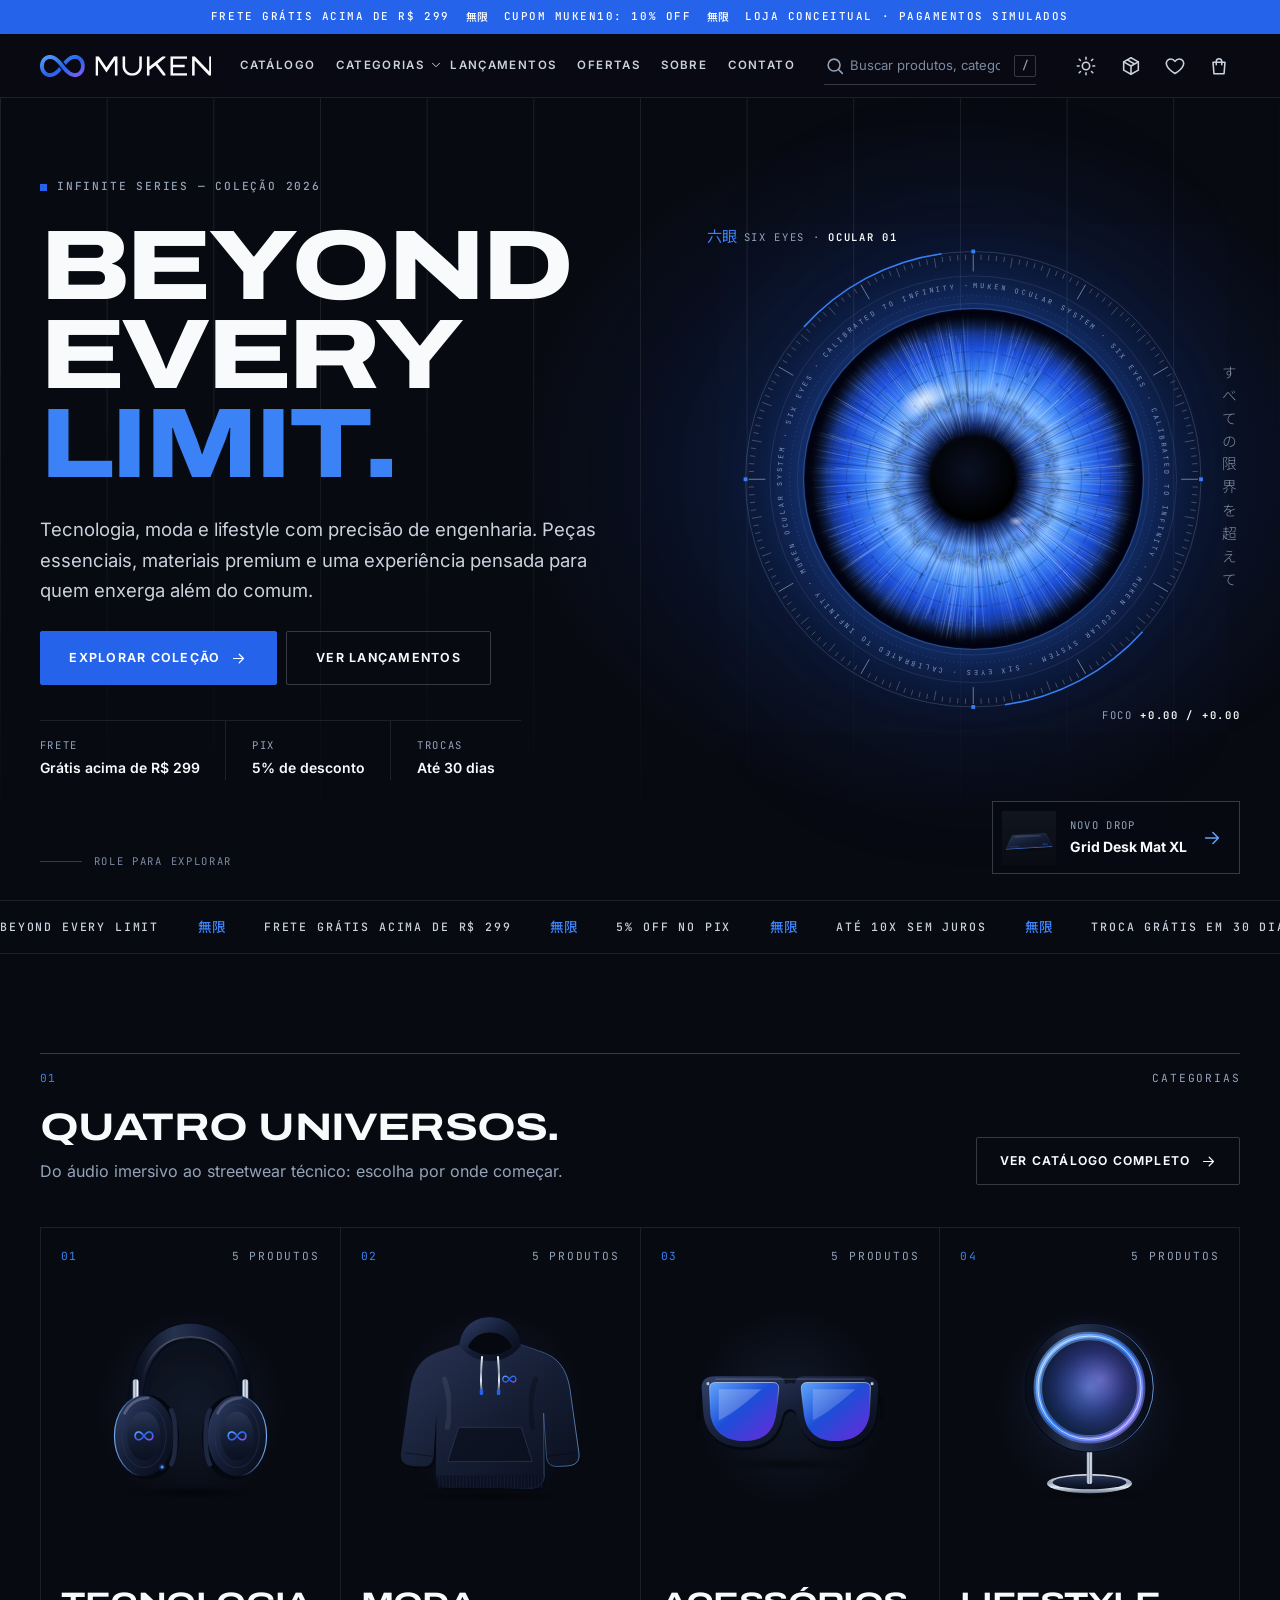
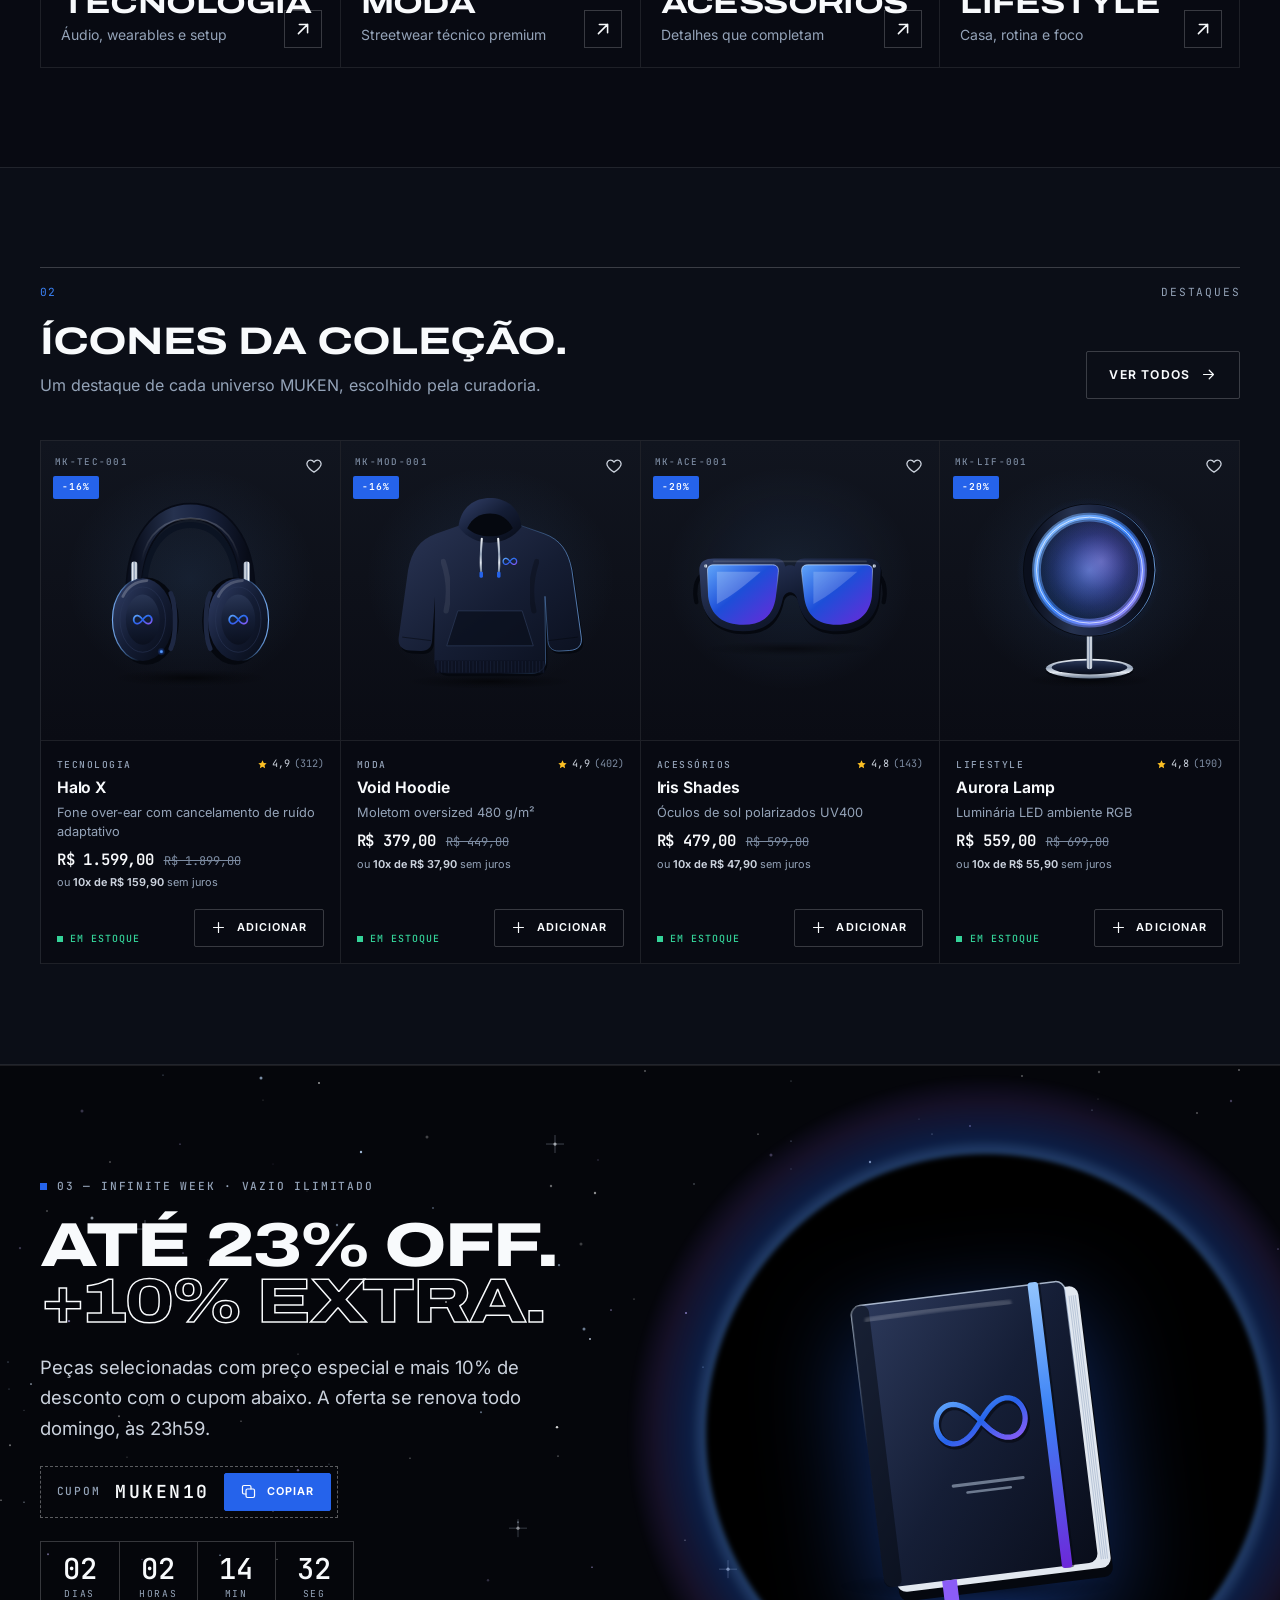
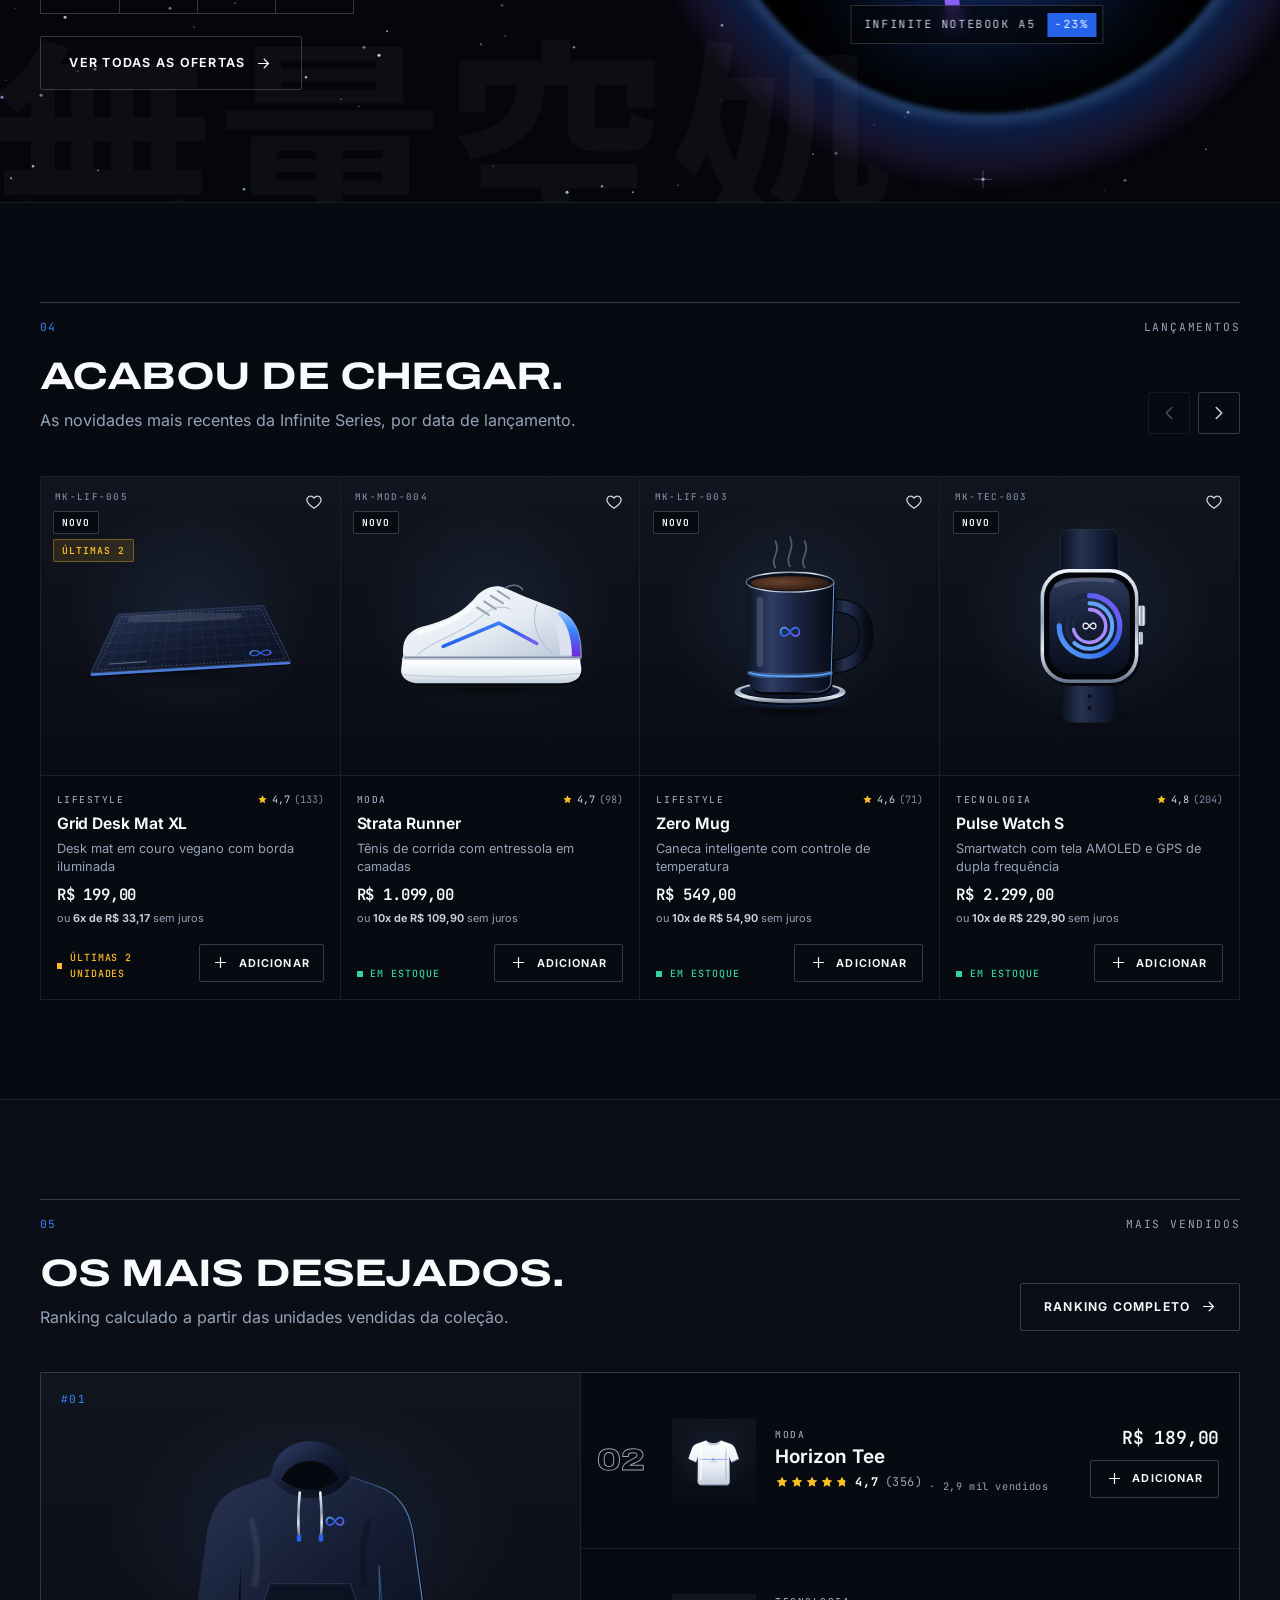
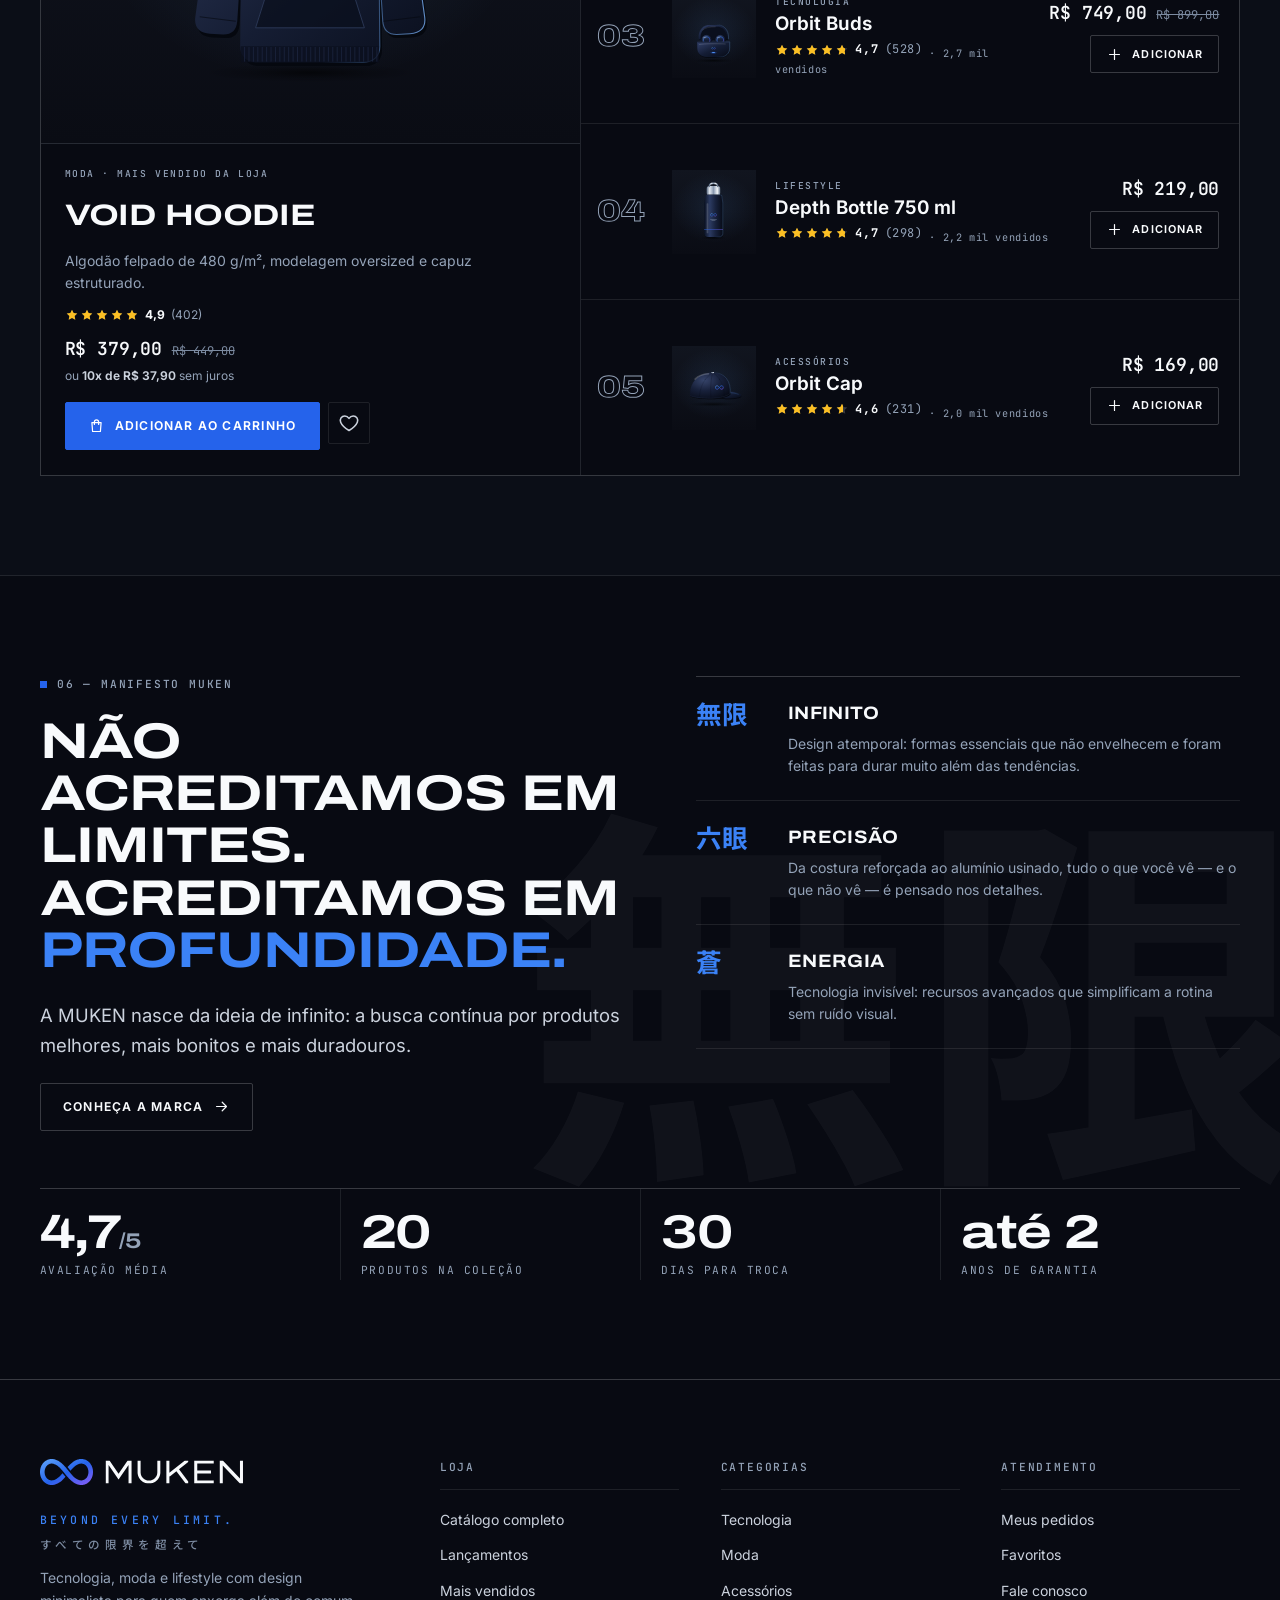
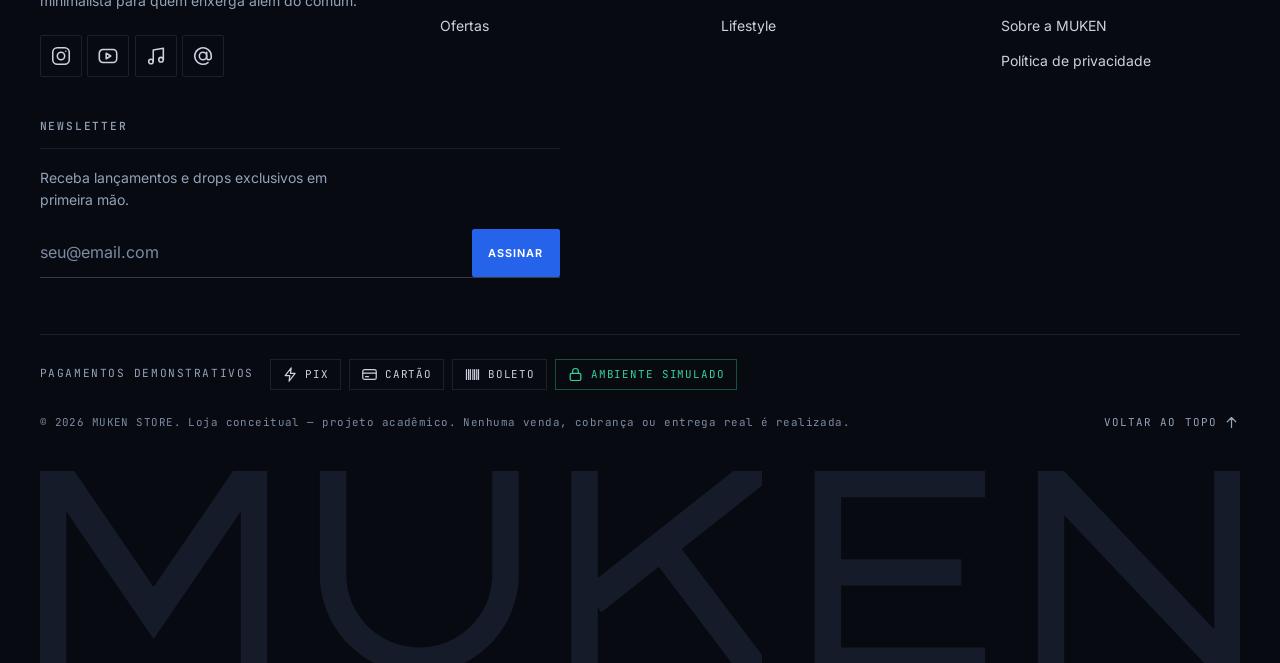
<file: index.html>
<!DOCTYPE html>
<html lang="pt-BR" data-theme="dark">
<head>
  <meta charset="UTF-8">
  <meta name="viewport" content="width=device-width, initial-scale=1, viewport-fit=cover">
  <title>MUKEN STORE — Beyond Every Limit.</title>
  <meta name="description" content="MUKEN STORE: tecnologia, moda, acessórios e lifestyle com design minimalista e futurista. Loja virtual conceitual — BEYOND EVERY LIMIT.">
  <meta name="theme-color" content="#080A12">
  <meta name="color-scheme" content="dark light">
  <meta name="author" content="Ana Julia, João Pedro Ribeiro e Matheus Lopes Spindola">

  <!-- Open Graph (pré-visualização ao compartilhar o link) -->
  <meta property="og:type" content="website">
  <meta property="og:locale" content="pt_BR">
  <meta property="og:site_name" content="MUKEN STORE">
  <meta property="og:title" content="MUKEN STORE — Beyond Every Limit.">
  <meta property="og:description" content="Loja virtual conceitual de tecnologia, moda, acessórios e lifestyle com identidade premium e futurista.">
  <meta property="og:url" content="https://jpribeiro011.github.io/muken-store/">
  <meta property="og:image" content="https://jpribeiro011.github.io/muken-store/assets/images/og-image.png">
  <meta property="og:image:width" content="1200">
  <meta property="og:image:height" content="630">
  <meta property="og:image:alt" content="MUKEN STORE — BEYOND EVERY LIMIT.">
  <meta name="twitter:card" content="summary_large_image">

  <!-- Ícones -->
  <link rel="icon" href="assets/icons/favicon.svg" type="image/svg+xml">
  <link rel="icon" href="assets/icons/favicon-32.png" sizes="32x32" type="image/png">
  <link rel="apple-touch-icon" href="assets/icons/apple-touch-icon.png">

  <!--
    Aplica o tema salvo ANTES da renderização (evita o "flash" de tema errado).
    O tema escuro é o padrão da MUKEN. O manifesto e o pré-carregamento das
    fontes usadas acima da dobra só são anexados em http(s): via file:// o
    navegador bloqueia essas requisições (CORS) e registra erros no console.
  -->
  <script>
    (function () {
      var theme = 'dark';
      try {
        var saved = JSON.parse(localStorage.getItem('muken:theme'));
        if (saved === 'light' || saved === 'dark') theme = saved;
      } catch (e) { /* armazenamento indisponível: mantém o padrão */ }
      document.documentElement.setAttribute('data-theme', theme);
      if (/^https?:$/.test(location.protocol)) {
        var link = document.createElement('link');
        link.rel = 'manifest';
        link.href = 'site.webmanifest';
        document.head.appendChild(link);
        ['archivo-latin-var', 'inter-latin-var'].forEach(function (name) {
          var font = document.createElement('link');
          font.rel = 'preload';
          font.as = 'font';
          font.type = 'font/woff2';
          font.crossOrigin = 'anonymous';
          font.href = 'assets/fonts/' + name + '.woff2';
          document.head.appendChild(font);
        });
      }
    })();
  </script>

  <link rel="stylesheet" href="css/style.css">
  <link rel="stylesheet" href="css/components.css">
  <link rel="stylesheet" href="css/responsive.css">
</head>
<body>
  <a class="skip-link" href="#app" data-skip-link>Pular para o conteúdo principal</a>

  <!-- =========================================================
       SPRITE SVG: logotipo + ícones originais (usados via <use>)
       ========================================================= -->
  <svg class="svg-sprite" xmlns="http://www.w3.org/2000/svg" aria-hidden="true" focusable="false">
    <defs>
      <linearGradient id="mk-gradient" x1="0" y1="0" x2="1" y2="1">
        <stop offset="0" stop-color="#60A5FA"/>
        <stop offset=".52" stop-color="#2563EB"/>
        <stop offset="1" stop-color="#8B5CF6"/>
      </linearGradient>
    </defs>
    <symbol id="logo-symbol" viewBox="0 0 218.98 107.38"><path fill="url(#mk-gradient)" d="M79.7 10.1 L77.2 8.6 L74.6 7.1 L72.2 5.9 L69.8 4.8 L67.3 3.7 L64.8 2.8 L62.2 2 L59.8 1.4 L57.1 0.8 L54.7 0.4 L52.2 0.2 L49.7 0 L47.1 0 L44.5 0.1 L42.3 0.4 L39.8 0.8 L37.5 1.3 L34.9 2 L32.7 2.7 L30.5 3.6 L28 4.7 L25.9 5.9 L23.8 7.1 L21.8 8.5 L19.8 10 L17.9 11.6 L16 13.4 L14.2 15.2 L12.5 17.2 L11.2 19 L9.6 21.2 L8.2 23.4 L6.9 25.7 L5.6 28.2 L4.5 30.7 L3.5 33.4 L2.6 36 L1.8 38.8 L1.2 41.6 L0.8 43.9 L0.4 46.8 L0.1 49.7 L0 52.6 L0 55.4 L0.1 57.8 L0.4 60.7 L0.8 63.5 L1.3 66.4 L1.9 69.1 L2.7 71.8 L3.6 74.5 L4.7 77.1 L5.8 79.6 L7.1 82 L8.4 84.4 L9.9 86.7 L11.5 88.8 L13.1 90.9 L14.9 92.8 L16.8 94.7 L18.6 96.4 L20.6 98 L22.6 99.5 L25 101 L27.1 102.2 L29.3 103.3 L31.8 104.3 L34.1 105.1 L36.6 105.9 L38.9 106.4 L41.4 106.9 L44 107.2 L46.6 107.4 L49.2 107.4 L51.7 107.3 L54.3 107 L57 106.6 L59.5 106.1 L62.1 105.4 L64.8 104.6 L67.3 103.7 L69.8 102.6 L72.3 101.5 L74.9 100.1 L77.5 98.6 L80 97.1 L82.4 95.4 L85 93.5 L87.5 91.5 L89.9 89.5 L94.8 85 L99.8 79.9 L105.2 73.8 L93.1 58.8 L88.3 64.3 L83.8 69.1 L79.6 73.2 L75.5 76.8 L71.4 79.9 L67.5 82.5 L65.3 83.7 L63.4 84.7 L61.4 85.5 L59.4 86.3 L57.4 87 L55.4 87.5 L53.4 87.9 L51.4 88.2 L49.3 88.4 L47.6 88.4 L45.5 88.2 L43.8 88 L41.7 87.6 L40 87.1 L38.2 86.4 L36.5 85.6 L34.8 84.7 L33.3 83.8 L31.7 82.5 L30.3 81.3 L28.5 79.6 L27 77.8 L25.6 76 L24.3 73.9 L23.1 71.7 L22 69.3 L21.1 66.9 L20.4 64.7 L19.8 62 L19.4 59.3 L19.1 56.5 L19 54.1 L19 51.7 L19.3 48.9 L19.6 46.5 L20.1 43.9 L20.8 41.6 L21.6 39.1 L22.6 36.7 L23.8 34.4 L25 32.3 L26.4 30.3 L27.8 28.5 L29.6 26.7 L31.2 25.2 L33.1 23.8 L35 22.6 L37 21.5 L39 20.7 L41.2 19.9 L43.2 19.5 L45.5 19.1 L48.8 19 L50.6 19.1 L52.4 19.3 L55.9 20 L57.7 20.5 L59.7 21.2 L63.4 22.7 L67 24.6 L70.8 27.1 L74.6 29.9 L77.9 32.6 L81.1 35.6 L84.6 39.1 L88.1 42.9 L91.3 46.4 L94.8 50.7 L107.7 66.7 L113.3 73.3 L116.4 76.9 L119.4 80.2 L122.2 83 L125.1 85.9 L128.5 89 L131.9 91.9 L135.3 94.4 L138.6 96.8 L142.1 99 L145.4 100.8 L148.8 102.5 L152.3 103.9 L156.8 105.4 L161.1 106.4 L165.5 107.1 L169.7 107.4 L171.9 107.4 L174.1 107.3 L176.3 107.1 L178.3 106.8 L182.4 105.9 L186.3 104.7 L190.2 103 L193.9 101 L195.7 99.9 L197.6 98.6 L200.8 96 L202.6 94.4 L204.1 92.9 L206.8 89.7 L208.4 87.6 L209.6 85.9 L211.9 82 L213.2 79.6 L214.3 77.1 L215.3 74.5 L216.2 71.9 L217 69.2 L217.7 66.4 L218.2 63.5 L218.5 61.2 L218.8 58.3 L219 55.4 L219 52.6 L218.9 49.7 L218.7 47.3 L218.3 44.4 L217.8 41.6 L217.2 38.8 L216.4 36.1 L215.5 33.4 L214.5 30.8 L213.4 28.3 L212.2 25.8 L210.8 23.4 L209.4 21.2 L207.8 19 L206.2 16.9 L204.5 14.9 L202.7 13.1 L200.7 11.3 L198.8 9.7 L196.8 8.2 L194.8 6.9 L192.3 5.5 L190.2 4.4 L188 3.4 L185.8 2.5 L183.3 1.7 L181 1.1 L178.4 0.6 L176.2 0.3 L173.6 0.1 L171.1 0 L168.5 0.1 L166 0.2 L163.5 0.5 L160.8 1 L158.3 1.6 L155.7 2.3 L153.1 3.2 L150.6 4.2 L148.1 5.2 L145.8 6.4 L143.4 7.7 L140.9 9.2 L138.4 10.7 L133.7 14.1 L128.8 18.1 L124 22.6 L119 27.7 L113.8 33.5 L125.9 48.6 L129.2 44.7 L132.5 41.1 L135.3 38.1 L138.3 35.2 L141.1 32.6 L143.9 30.2 L146.9 28 L149.6 26.1 L152.5 24.4 L155.4 22.8 L158.1 21.6 L160.8 20.6 L163.6 19.9 L166.3 19.3 L169.1 19 L171.7 19 L173.7 19.2 L175.5 19.4 L177.3 19.8 L179 20.3 L180.8 21 L182.5 21.8 L184.2 22.7 L185.9 23.8 L187.6 25 L188.9 26.2 L190.5 27.8 L191.8 29.3 L193 30.9 L194.1 32.6 L195.2 34.4 L196.2 36.4 L197.4 39.1 L198.3 42 L199.1 45 L199.6 47.7 L199.9 50.9 L200 53.7 L199.9 56.5 L199.6 59.7 L199.1 62.4 L198.3 65.4 L197.4 68.3 L196.2 71 L194.9 73.6 L193.4 76 L191.8 78.1 L190.1 80 L188 82 L185.9 83.6 L183.7 85 L181.5 86.1 L179.3 87 L176.8 87.7 L174.2 88.2 L171.7 88.4 L169.1 88.3 L166.3 88.1 L163.6 87.5 L160.8 86.7 L158.1 85.7 L155.4 84.5 L152.5 83 L149.6 81.3 L142 93 L149.6 81.3 L145.4 78.3 L141.2 74.9 L136.8 70.8 L132.5 66.3 L128.7 62 L124.6 57.3 L111.6 41.1 L106.7 35.2 L101.7 29.6 L97.2 24.7 L92.7 20.4 L88.4 16.6 L84 13.1Z"/></symbol>
    <symbol id="logo-wordmark" viewBox="0 0 592 100"><path fill="currentColor" d="M138 52.7 L138.1 54.1 L138.1 54.3 L138.2 55.7 L138.2 55.9 L138.4 57.3 L138.4 57.5 L138.6 58.9 L138.7 59.1 L138.9 60.5 L139 60.7 L139.3 62 L139.3 62.2 L139.6 63.6 L139.7 63.8 L140.1 65.1 L140.1 65.3 L140.6 66.7 L140.6 66.8 L141.1 68.2 L141.2 68.4 L141.7 69.7 L141.8 69.8 L142.3 71.1 L142.4 71.3 L143 72.6 L143.1 72.8 L143.7 74 L143.8 74.2 L144.5 75.4 L144.6 75.6 L145.3 76.8 L145.4 77 L146.2 78.1 L146.3 78.3 L147.1 79.5 L147.2 79.6 L148.1 80.7 L148.2 80.9 L149.1 82 L149.2 82.2 L150.1 83.2 L150.2 83.4 L151.2 84.4 L151.3 84.6 L152.3 85.6 L152.4 85.7 L153.4 86.7 L153.6 86.8 L154.6 87.8 L154.8 87.9 L155.8 88.8 L156 88.9 L157.1 89.8 L157.3 89.9 L158.4 90.8 L158.6 90.9 L159.7 91.7 L159.9 91.8 L161 92.5 L161.2 92.7 L162.4 93.4 L162.6 93.5 L163.8 94.2 L164 94.3 L165.2 94.9 L165.4 95 L166.7 95.6 L166.9 95.7 L168.2 96.2 L168.3 96.3 L169.6 96.8 L169.8 96.9 L171.2 97.4 L171.3 97.4 L172.7 97.9 L172.9 97.9 L174.2 98.3 L174.4 98.4 L175.8 98.7 L176 98.7 L177.3 99 L177.6 99.1 L178.9 99.3 L179.1 99.4 L180.5 99.6 L180.7 99.6 L182.1 99.8 L182.3 99.8 L183.7 99.9 L183.9 99.9 L185.3 100 L185.5 100 L186.9 100 L187.1 100 L188.5 100 L188.7 100 L190.1 99.9 L190.3 99.9 L191.7 99.8 L191.9 99.8 L193.3 99.6 L193.5 99.6 L194.9 99.4 L195.1 99.3 L196.4 99.1 L196.7 99 L198 98.7 L198.2 98.7 L199.6 98.4 L199.8 98.3 L201.1 97.9 L201.3 97.9 L202.7 97.4 L202.8 97.4 L204.2 96.9 L204.4 96.8 L205.7 96.3 L205.8 96.2 L207.1 95.7 L207.3 95.6 L208.6 95 L208.8 94.9 L210 94.3 L210.2 94.2 L211.4 93.5 L211.6 93.4 L212.8 92.7 L213 92.5 L214.1 91.8 L214.3 91.7 L215.4 90.9 L215.6 90.8 L216.7 89.9 L216.9 89.8 L218 88.9 L218.2 88.8 L219.2 87.9 L219.4 87.8 L220.4 86.8 L220.6 86.7 L221.6 85.7 L221.7 85.6 L222.7 84.6 L222.8 84.4 L223.8 83.4 L223.9 83.2 L224.8 82.2 L224.9 82 L225.8 80.9 L225.9 80.7 L226.8 79.6 L226.9 79.5 L227.7 78.3 L227.8 78.1 L228.6 77 L228.7 76.8 L229.4 75.6 L229.5 75.4 L230.2 74.2 L230.3 74 L230.9 72.8 L231 72.6 L231.6 71.3 L231.7 71.1 L232.2 69.8 L232.3 69.7 L232.8 68.4 L232.9 68.2 L233.4 66.8 L233.4 66.7 L233.9 65.3 L233.9 65.1 L234.3 63.8 L234.4 63.6 L234.7 62.2 L234.7 62 L235 60.7 L235.1 60.5 L235.3 59.1 L235.4 58.9 L235.6 57.5 L235.6 57.3 L235.8 55.9 L235.8 55.7 L235.9 54.3 L235.9 54.1 L236 52.7 L236 52.5 L236 51.1 L236 51 L236 0 L223 0 L223 51 L223 52.2 L222.9 53.4 L222.8 54.5 L222.7 55.7 L222.5 56.9 L222.3 58 L222.1 59.2 L221.8 60.3 L221.4 61.5 L221.1 62.6 L220.7 63.7 L220.3 64.8 L219.8 65.9 L219.3 66.9 L218.8 68 L218.2 69 L217.6 70 L216.9 71 L216.3 72 L215.6 72.9 L214.8 73.8 L214.1 74.7 L213.3 75.6 L212.5 76.5 L211.6 77.3 L210.7 78.1 L209.8 78.8 L208.9 79.6 L208 80.3 L207 80.9 L206 81.6 L205 82.2 L204 82.8 L202.9 83.3 L201.9 83.8 L200.8 84.3 L199.7 84.7 L198.6 85.1 L197.4 85.5 L196.3 85.8 L195.2 86.1 L194 86.3 L192.9 86.5 L191.7 86.7 L190.5 86.8 L189.3 86.9 L188.2 87 L187 87 L185.8 87 L184.7 86.9 L183.5 86.8 L182.3 86.7 L181.1 86.5 L180 86.3 L178.8 86.1 L177.7 85.8 L176.6 85.5 L175.4 85.1 L174.3 84.7 L173.2 84.3 L172.1 83.8 L171.1 83.3 L170 82.8 L169 82.2 L168 81.6 L167 80.9 L166 80.3 L165.1 79.6 L164.2 78.8 L163.3 78.1 L162.4 77.3 L161.5 76.5 L160.7 75.6 L159.9 74.7 L159.2 73.8 L158.4 72.9 L157.7 72 L157.1 71 L156.4 70 L155.8 69 L155.2 68 L154.7 66.9 L154.2 65.9 L153.7 64.8 L153.3 63.7 L152.9 62.6 L152.6 61.5 L152.2 60.3 L151.9 59.2 L151.7 58 L151.5 56.9 L151.3 55.7 L151.2 54.5 L151.1 53.4 L151 52.2 L151 51 L151 0 L138 0 L138 51 L138 51.1 L138 52.5ZM0 0 L0 1.1 L0 100 L13 100 L13 20 L56 82.8 L99 20 L99 100 L112 100 L112 1.1 L112 0 L95.2 0 L56 57.2 L16.9 0ZM262 0 L262 100 L275 100 L275 67.3 L276.8 69.6 L305.1 47.2 L345.1 100 L356 100 L356 90.7 L316.4 38.4 L356 7.1 L356 0 L341.9 0 L275 52.8 L275 0ZM382 13 L382 43.5 L382 56.5 L382 87 L382 100 L395 100 L466 100 L466 87 L395 87 L395 56.5 L454.2 56.5 L454.2 43.5 L395 43.5 L395 13 L466 13 L466 0 L395 0 L382 0ZM505 0.1 L505 0 L492 0 L492 8.1 L492 100 L505 100 L505 21.8 L579 99.9 L579 100 L592 100 L592 91.9 L592 0 L579 0 L579 78.2Z"/></symbol>

    <symbol id="i-search" viewBox="0 0 24 24"><circle cx="11" cy="11" r="6.5"/><path d="m20 20-4.2-4.2"/></symbol>
    <symbol id="i-heart" viewBox="0 0 24 24"><path d="M12 20.2s-7.2-4.4-9.1-9.1C1.6 7.8 3.8 4.3 7.4 4.3c1.9 0 3.5 1 4.6 2.6 1.1-1.6 2.7-2.6 4.6-2.6 3.6 0 5.8 3.5 4.5 6.8-1.9 4.7-9.1 9.1-9.1 9.1Z"/></symbol>
    <symbol id="i-bag" viewBox="0 0 24 24"><path d="M5.5 8h13l-1 12.5h-11L5.5 8Z"/><path d="M9 10.5V7a3 3 0 0 1 6 0v3.5"/></symbol>
    <symbol id="i-package" viewBox="0 0 24 24"><path d="m12 3 8 4.5v9L12 21l-8-4.5v-9L12 3Z"/><path d="m4 7.5 8 4.5 8-4.5M12 12v9M8 5.3l8 4.5"/></symbol>
    <symbol id="i-user" viewBox="0 0 24 24"><circle cx="12" cy="8" r="4"/><path d="M4.5 20.5c1.4-3.6 4.2-5.5 7.5-5.5s6.1 1.9 7.5 5.5"/></symbol>
    <symbol id="i-menu" viewBox="0 0 24 24"><path d="M4 7h16M4 12h16M4 17h10"/></symbol>
    <symbol id="i-close" viewBox="0 0 24 24"><path d="M6 6l12 12M18 6 6 18"/></symbol>
    <symbol id="i-sun" viewBox="0 0 24 24"><circle cx="12" cy="12" r="4"/><path d="M12 2.5v2M12 19.5v2M4.6 4.6 6 6M18 18l1.4 1.4M2.5 12h2M19.5 12h2M4.6 19.4 6 18M18 6l1.4-1.4"/></symbol>
    <symbol id="i-moon" viewBox="0 0 24 24"><path d="M20 14.2A8.2 8.2 0 0 1 9.8 4a8.2 8.2 0 1 0 10.2 10.2Z"/></symbol>
    <symbol id="i-arrow-right" viewBox="0 0 24 24"><path d="M5 12h14M13 6l6 6-6 6"/></symbol>
    <symbol id="i-arrow-left" viewBox="0 0 24 24"><path d="M19 12H5M11 6l-6 6 6 6"/></symbol>
    <symbol id="i-arrow-up" viewBox="0 0 24 24"><path d="M12 19V5M6 11l6-6 6 6"/></symbol>
    <symbol id="i-arrow-up-right" viewBox="0 0 24 24"><path d="M7 17 17 7M8 7h9v9"/></symbol>
    <symbol id="i-chevron-down" viewBox="0 0 24 24"><path d="m6 9 6 6 6-6"/></symbol>
    <symbol id="i-chevron-right" viewBox="0 0 24 24"><path d="m9 6 6 6-6 6"/></symbol>
    <symbol id="i-chevron-left" viewBox="0 0 24 24"><path d="m15 6-6 6 6 6"/></symbol>
    <symbol id="i-plus" viewBox="0 0 24 24"><path d="M12 5v14M5 12h14"/></symbol>
    <symbol id="i-minus" viewBox="0 0 24 24"><path d="M5 12h14"/></symbol>
    <symbol id="i-trash" viewBox="0 0 24 24"><path d="M4 7h16M10 11v6M14 11v6M6 7l1 13h10l1-13M9 7V4h6v3"/></symbol>
    <symbol id="i-check" viewBox="0 0 24 24"><path d="m5 12.5 4.5 4.5L19 7.5"/></symbol>
    <symbol id="i-check-circle" viewBox="0 0 24 24"><circle cx="12" cy="12" r="9"/><path d="m8 12.3 2.7 2.7L16.2 9.5"/></symbol>
    <symbol id="i-alert" viewBox="0 0 24 24"><path d="M12 3.5 21.5 20h-19L12 3.5Z"/><path d="M12 10v4.5M12 17.3v.2"/></symbol>
    <symbol id="i-info" viewBox="0 0 24 24"><circle cx="12" cy="12" r="9"/><path d="M12 11v5.5M12 7.8v.2"/></symbol>
    <symbol id="i-x-circle" viewBox="0 0 24 24"><circle cx="12" cy="12" r="9"/><path d="m9 9 6 6M15 9l-6 6"/></symbol>
    <symbol id="i-star" viewBox="0 0 24 24"><path d="m12 2.8 2.8 5.8 6.3.8-4.6 4.4 1.2 6.3L12 17l-5.7 3.1 1.2-6.3-4.6-4.4 6.3-.8L12 2.8Z"/></symbol>
    <symbol id="i-truck" viewBox="0 0 24 24"><path d="M2.5 6.5h11v9.5h-11zM13.5 9.5h4l3 3.2V16h-7"/><circle cx="6.5" cy="17.5" r="1.8"/><circle cx="16.5" cy="17.5" r="1.8"/></symbol>
    <symbol id="i-shield" viewBox="0 0 24 24"><path d="M12 3 19.5 6v5.6c0 4.6-3.2 8.3-7.5 9.4-4.3-1.1-7.5-4.8-7.5-9.4V6L12 3Z"/><path d="m8.8 12 2.2 2.2 4.2-4.4"/></symbol>
    <symbol id="i-refresh" viewBox="0 0 24 24"><path d="M20 11a8 8 0 0 0-14.3-4.6L4 8.5M4 4v4.5h4.5M4 13a8 8 0 0 0 14.3 4.6l1.7-2.1M20 20v-4.5h-4.5"/></symbol>
    <symbol id="i-card" viewBox="0 0 24 24"><rect x="2.5" y="5" width="19" height="14" rx="2.5"/><path d="M2.5 10h19M6.5 15h4"/></symbol>
    <symbol id="i-zap" viewBox="0 0 24 24"><path d="M13 2.5 4.5 13.5H11l-1 8 8.5-11H12l1-8Z"/></symbol>
    <symbol id="i-barcode" viewBox="0 0 24 24"><path d="M3.5 5v14M6.5 5v14M9 5v14M12.5 5v14M15 5v14M18 5v14M20.5 5v14"/></symbol>
    <symbol id="i-copy" viewBox="0 0 24 24"><rect x="8.5" y="8.5" width="12" height="12" rx="2"/><path d="M15.5 8.5V5.5a2 2 0 0 0-2-2h-8a2 2 0 0 0-2 2v8a2 2 0 0 0 2 2h3"/></symbol>
    <symbol id="i-eye" viewBox="0 0 24 24"><path d="M2.5 12S6 5.5 12 5.5 21.5 12 21.5 12 18 18.5 12 18.5 2.5 12 2.5 12Z"/><circle cx="12" cy="12" r="3"/></symbol>
    <symbol id="i-sliders" viewBox="0 0 24 24"><path d="M4 7h9M17 7h3M4 17h3M11 17h9"/><circle cx="15" cy="7" r="2"/><circle cx="9" cy="17" r="2"/></symbol>
    <symbol id="i-tag" viewBox="0 0 24 24"><path d="M3.5 12.2V4.5a1 1 0 0 1 1-1h7.7l8.6 8.6a1 1 0 0 1 0 1.4l-7.3 7.3a1 1 0 0 1-1.4 0l-8.6-8.6Z"/><circle cx="8" cy="8" r="1.4"/></symbol>
    <symbol id="i-sparkles" viewBox="0 0 24 24"><path d="M10 3.5 11.6 8 16 9.5l-4.4 1.6L10 15.5l-1.6-4.4L4 9.5 8.4 8 10 3.5ZM17.5 14l.8 2.2 2.2.8-2.2.8-.8 2.2-.8-2.2-2.2-.8 2.2-.8.8-2.2Z"/></symbol>
    <symbol id="i-trending" viewBox="0 0 24 24"><path d="m3 17 6-6 4 4 8-8M15 7h6v6"/></symbol>
    <symbol id="i-clock" viewBox="0 0 24 24"><circle cx="12" cy="12" r="9"/><path d="M12 7v5l3.5 2"/></symbol>
    <symbol id="i-mail" viewBox="0 0 24 24"><rect x="2.5" y="5" width="19" height="14" rx="2.5"/><path d="m3.5 6.5 8.5 6.5 8.5-6.5"/></symbol>
    <symbol id="i-phone" viewBox="0 0 24 24"><path d="M6.6 3.5h3l1.5 4-2 1.3a10.5 10.5 0 0 0 6.1 6.1l1.3-2 4 1.5v3a2 2 0 0 1-2.2 2A16.5 16.5 0 0 1 4.6 5.7a2 2 0 0 1 2-2.2Z"/></symbol>
    <symbol id="i-map-pin" viewBox="0 0 24 24"><path d="M12 21s-6.5-5.6-6.5-11a6.5 6.5 0 0 1 13 0c0 5.4-6.5 11-6.5 11Z"/><circle cx="12" cy="10" r="2.4"/></symbol>
    <symbol id="i-chat" viewBox="0 0 24 24"><path d="M20.5 11.5a8.3 8.3 0 0 1-12 7.4L3.5 20l1.2-4.4A8.3 8.3 0 1 1 20.5 11.5Z"/></symbol>
    <symbol id="i-lock" viewBox="0 0 24 24"><rect x="4.5" y="10.5" width="15" height="10" rx="2"/><path d="M8 10.5V7.5a4 4 0 0 1 8 0v3"/></symbol>
    <symbol id="i-gift" viewBox="0 0 24 24"><rect x="3.5" y="8" width="17" height="4" rx="1"/><path d="M5 12v8.5h14V12M12 8v12.5M12 8S10.5 3.5 8 4.2C5.8 4.8 7 8 12 8Zm0 0s1.5-4.5 4-3.8C18.2 4.8 17 8 12 8Z"/></symbol>
    <symbol id="i-zoom" viewBox="0 0 24 24"><circle cx="11" cy="11" r="6.5"/><path d="m20 20-4.2-4.2M11 8.5v5M8.5 11h5"/></symbol>
    <symbol id="i-cpu" viewBox="0 0 24 24"><rect x="6" y="6" width="12" height="12" rx="2"/><rect x="9.5" y="9.5" width="5" height="5" rx=".8"/><path d="M9 2.5V6M15 2.5V6M9 18v3.5M15 18v3.5M2.5 9H6M2.5 15H6M18 9h3.5M18 15h3.5"/></symbol>
    <symbol id="i-shirt" viewBox="0 0 24 24"><path d="M8.5 3.5 3 6.5l2 4.5 2.5-1v10.5h9V10l2.5 1 2-4.5-5.5-3a3.5 3.5 0 0 1-7 0Z"/></symbol>
    <symbol id="i-glasses" viewBox="0 0 24 24"><circle cx="6.5" cy="14" r="3.5"/><circle cx="17.5" cy="14" r="3.5"/><path d="M10 14c1.3-1 2.7-1 4 0M3 14l1.5-7.5h2.5M21 14l-1.5-7.5H17"/></symbol>
    <symbol id="i-lamp" viewBox="0 0 24 24"><circle cx="12" cy="10" r="6.5"/><circle cx="12" cy="10" r="3"/><path d="M12 16.5v3.5M8 21h8"/></symbol>
    <symbol id="i-grid" viewBox="0 0 24 24"><rect x="3.5" y="3.5" width="7" height="7" rx="1.5"/><rect x="13.5" y="3.5" width="7" height="7" rx="1.5"/><rect x="3.5" y="13.5" width="7" height="7" rx="1.5"/><rect x="13.5" y="13.5" width="7" height="7" rx="1.5"/></symbol>
    <symbol id="i-camera" viewBox="0 0 24 24"><rect x="3" y="3" width="18" height="18" rx="5"/><circle cx="12" cy="12" r="4"/><path d="M17.2 6.8v.1"/></symbol>
    <symbol id="i-play" viewBox="0 0 24 24"><rect x="2.5" y="5" width="19" height="14" rx="4"/><path d="m10 9 5 3-5 3V9Z"/></symbol>
    <symbol id="i-music" viewBox="0 0 24 24"><path d="M9 18V5.5l11-2V16"/><circle cx="6.5" cy="18" r="2.5"/><circle cx="17.5" cy="16" r="2.5"/></symbol>
    <symbol id="i-at" viewBox="0 0 24 24"><circle cx="12" cy="12" r="4"/><path d="M16 8v5.5a2.5 2.5 0 0 0 5 0V12a9 9 0 1 0-3.5 7.1"/></symbol>
    <symbol id="i-infinity" viewBox="0 0 24 24"><path d="M12 12c-2-2.7-3.7-4.5-6-4.5a4.5 4.5 0 0 0 0 9c2.3 0 4-1.8 6-4.5Zm0 0c2 2.7 3.7 4.5 6 4.5a4.5 4.5 0 0 0 0-9c-2.3 0-4 1.8-6 4.5Z"/></symbol>
    <symbol id="i-history" viewBox="0 0 24 24"><path d="M3.5 12a8.5 8.5 0 1 0 2.6-6.1L3.5 8.5M3.5 4v4.5H8"/><path d="M12 8v4.3l3 1.8"/></symbol>
    <symbol id="i-logout" viewBox="0 0 24 24"><path d="M14 4.5h4a1.5 1.5 0 0 1 1.5 1.5v12a1.5 1.5 0 0 1-1.5 1.5h-4M10 16.5 14.5 12 10 7.5M14.5 12H4"/></symbol>
  </svg>

  <!-- Camada de ambiência (gradientes de profundidade) -->
  <div class="ambient" aria-hidden="true"></div>

  <!-- Barra de avisos (rola com a página; o cabeçalho abaixo fica fixo) -->
  <div class="announcement">
    <div class="container announcement__inner">
      <p>Frete grátis acima de R$ 299</p>
      <span class="announcement__sep announcement__extra" lang="ja" aria-hidden="true">無限</span>
      <p class="announcement__extra">Cupom MUKEN10: 10% OFF</p>
      <span class="announcement__sep announcement__extra" lang="ja" aria-hidden="true">無限</span>
      <p class="announcement__extra">Loja conceitual · pagamentos simulados</p>
    </div>
  </div>

  <!-- =========================================================
       CABEÇALHO
       ========================================================= -->
  <header class="site-header" data-header>
    <div class="container header-inner">
      <button class="icon-btn header-menu-btn" type="button" data-action="open-menu" aria-label="Abrir menu" aria-controls="menu-drawer" aria-expanded="false">
        <svg class="icon" aria-hidden="true"><use href="#i-menu"/></svg>
      </button>

      <a href="#/" class="brand" aria-label="MUKEN STORE — página inicial">
        <svg class="brand-logo" viewBox="0 0 874.41 112" aria-hidden="true" focusable="false">
          <use href="#logo-symbol" width="228.41" height="112"/>
          <use href="#logo-wordmark" x="282.41" y="6" width="592" height="100"/>
        </svg>
      </a>

      <nav class="main-nav" aria-label="Navegação principal">
        <ul class="main-nav__list">
          <li><a class="main-nav__link" href="#/catalogo" data-nav="catalogo">Catálogo</a></li>
          <li class="main-nav__item--dropdown">
            <button class="main-nav__link main-nav__trigger" type="button" aria-expanded="false" aria-controls="categories-menu" data-dropdown-trigger>
              Categorias <svg class="icon icon--sm" aria-hidden="true"><use href="#i-chevron-down"/></svg>
            </button>
            <div class="nav-dropdown" id="categories-menu" hidden data-dropdown>
              <a class="nav-dropdown__item" href="#/catalogo?cat=tecnologia"><span class="nav-dropdown__icon"><svg class="icon" aria-hidden="true"><use href="#i-cpu"/></svg></span><span><strong>Tecnologia</strong><small>Áudio, wearables e setup</small></span></a>
              <a class="nav-dropdown__item" href="#/catalogo?cat=moda"><span class="nav-dropdown__icon"><svg class="icon" aria-hidden="true"><use href="#i-shirt"/></svg></span><span><strong>Moda</strong><small>Streetwear técnico premium</small></span></a>
              <a class="nav-dropdown__item" href="#/catalogo?cat=acessorios"><span class="nav-dropdown__icon"><svg class="icon" aria-hidden="true"><use href="#i-glasses"/></svg></span><span><strong>Acessórios</strong><small>Detalhes que completam</small></span></a>
              <a class="nav-dropdown__item" href="#/catalogo?cat=lifestyle"><span class="nav-dropdown__icon"><svg class="icon" aria-hidden="true"><use href="#i-lamp"/></svg></span><span><strong>Lifestyle</strong><small>Casa, rotina e foco</small></span></a>
            </div>
          </li>
          <li><a class="main-nav__link" href="#/catalogo?new=1" data-nav="lancamentos">Lançamentos</a></li>
          <li><a class="main-nav__link" href="#/catalogo?promo=1" data-nav="ofertas">Ofertas</a></li>
          <li><a class="main-nav__link" href="#/sobre" data-nav="sobre">Sobre</a></li>
          <li><a class="main-nav__link" href="#/contato" data-nav="contato">Contato</a></li>
        </ul>
      </nav>

      <div class="header-search" data-header-search>
        <form class="search-form" role="search" data-search-form autocomplete="off">
          <label class="sr-only" for="header-search-input">Pesquisar produtos</label>
          <svg class="icon search-form__icon" aria-hidden="true"><use href="#i-search"/></svg>
          <input class="search-form__input" id="header-search-input" type="search" name="q"
                 placeholder="Buscar produtos, categorias..." maxlength="60"
                 role="combobox" aria-autocomplete="list" aria-expanded="false"
                 aria-controls="search-suggestions" aria-describedby="search-hint">
          <kbd class="search-form__kbd" aria-hidden="true">/</kbd>
          <span id="search-hint" class="sr-only">Digite para ver sugestões. Use as setas para navegar e Enter para abrir.</span>
          <div class="search-suggestions" id="search-suggestions" role="listbox" aria-label="Sugestões de produtos" hidden></div>
        </form>
      </div>

      <div class="header-actions">
        <button class="icon-btn search-toggle" type="button" data-action="toggle-search" aria-label="Abrir pesquisa" aria-expanded="false">
          <svg class="icon" aria-hidden="true"><use href="#i-search"/></svg>
        </button>
        <button class="icon-btn theme-toggle" type="button" data-action="toggle-theme" aria-label="Ativar tema claro">
          <svg class="icon theme-toggle__sun" aria-hidden="true"><use href="#i-sun"/></svg>
          <svg class="icon theme-toggle__moon" aria-hidden="true"><use href="#i-moon"/></svg>
        </button>
        <a class="icon-btn hide-sm" href="#/pedidos" aria-label="Meus pedidos" data-nav="pedidos">
          <svg class="icon" aria-hidden="true"><use href="#i-package"/></svg>
        </a>
        <a class="icon-btn" href="#/favoritos" aria-label="Favoritos" data-nav="favoritos" data-fav-link>
          <svg class="icon" aria-hidden="true"><use href="#i-heart"/></svg>
          <span class="count-badge" data-fav-count hidden>0</span>
        </a>
        <button class="icon-btn" type="button" data-action="open-cart" aria-label="Abrir carrinho" aria-controls="cart-drawer" data-cart-button>
          <svg class="icon" aria-hidden="true"><use href="#i-bag"/></svg>
          <span class="count-badge" data-cart-count hidden>0</span>
        </button>
      </div>
    </div>
  </header>

  <!-- =========================================================
       CONTEÚDO (renderizado pelo roteador em js/app.js)
       ========================================================= -->
  <main id="app" class="app" tabindex="-1">
    <noscript>
      <div class="container noscript">
        <h1>Ative o JavaScript</h1>
        <p>A MUKEN STORE precisa de JavaScript habilitado para exibir o catálogo, o carrinho e o checkout.</p>
      </div>
    </noscript>
  </main>

  <!-- =========================================================
       RODAPÉ
       ========================================================= -->
  <footer class="site-footer">
    <div class="container">
      <div class="footer-top">
        <div class="footer-brand">
          <a href="#/" class="brand brand--footer" aria-label="MUKEN STORE — página inicial">
            <svg class="brand-logo" viewBox="0 0 874.41 112" aria-hidden="true" focusable="false">
              <use href="#logo-symbol" width="228.41" height="112"/>
              <use href="#logo-wordmark" x="282.41" y="6" width="592" height="100"/>
            </svg>
          </a>
          <p class="footer-slogan">BEYOND EVERY LIMIT.<span class="jp" lang="ja">すべての限界を超えて</span></p>
          <p class="footer-text">Tecnologia, moda e lifestyle com design minimalista para quem enxerga além do comum.</p>
          <ul class="social-list" aria-label="Redes sociais (perfis fictícios)">
            <li><button type="button" class="icon-btn icon-btn--ghost" data-action="social" data-network="Instagram" aria-label="Instagram da MUKEN (fictício)"><svg class="icon" aria-hidden="true"><use href="#i-camera"/></svg></button></li>
            <li><button type="button" class="icon-btn icon-btn--ghost" data-action="social" data-network="YouTube" aria-label="YouTube da MUKEN (fictício)"><svg class="icon" aria-hidden="true"><use href="#i-play"/></svg></button></li>
            <li><button type="button" class="icon-btn icon-btn--ghost" data-action="social" data-network="TikTok" aria-label="TikTok da MUKEN (fictício)"><svg class="icon" aria-hidden="true"><use href="#i-music"/></svg></button></li>
            <li><button type="button" class="icon-btn icon-btn--ghost" data-action="social" data-network="X" aria-label="Perfil no X da MUKEN (fictício)"><svg class="icon" aria-hidden="true"><use href="#i-at"/></svg></button></li>
          </ul>
        </div>

        <nav class="footer-col" aria-label="Loja">
          <h2 class="footer-title">Loja</h2>
          <ul>
            <li><a href="#/catalogo">Catálogo completo</a></li>
            <li><a href="#/catalogo?new=1">Lançamentos</a></li>
            <li><a href="#/catalogo?sort=bestsellers">Mais vendidos</a></li>
            <li><a href="#/catalogo?promo=1">Ofertas</a></li>
          </ul>
        </nav>
        <nav class="footer-col" aria-label="Categorias">
          <h2 class="footer-title">Categorias</h2>
          <ul>
            <li><a href="#/catalogo?cat=tecnologia">Tecnologia</a></li>
            <li><a href="#/catalogo?cat=moda">Moda</a></li>
            <li><a href="#/catalogo?cat=acessorios">Acessórios</a></li>
            <li><a href="#/catalogo?cat=lifestyle">Lifestyle</a></li>
          </ul>
        </nav>
        <nav class="footer-col" aria-label="Atendimento">
          <h2 class="footer-title">Atendimento</h2>
          <ul>
            <li><a href="#/pedidos">Meus pedidos</a></li>
            <li><a href="#/favoritos">Favoritos</a></li>
            <li><a href="#/contato">Fale conosco</a></li>
            <li><a href="#/sobre">Sobre a MUKEN</a></li>
            <li><a href="#/privacidade">Política de privacidade</a></li>
          </ul>
        </nav>

        <div class="footer-newsletter">
          <h2 class="footer-title">Newsletter</h2>
          <p class="footer-text">Receba lançamentos e drops exclusivos em primeira mão.</p>
          <form class="newsletter-form" data-newsletter-form novalidate>
            <label class="sr-only" for="newsletter-email">Seu e-mail</label>
            <input class="input" id="newsletter-email" name="email" type="email" placeholder="seu@email.com" autocomplete="email" aria-describedby="newsletter-error" required>
            <button class="btn btn--primary btn--sm" type="submit">Assinar</button>
            <p class="field-error" id="newsletter-error" aria-live="polite"></p>
          </form>
        </div>
      </div>

      <div class="footer-payments" aria-label="Formas de pagamento (demonstrativas)">
        <span class="footer-payments__label">Pagamentos demonstrativos</span>
        <span class="pay-chip"><svg class="icon icon--sm" aria-hidden="true"><use href="#i-zap"/></svg>PIX</span>
        <span class="pay-chip"><svg class="icon icon--sm" aria-hidden="true"><use href="#i-card"/></svg>Cartão</span>
        <span class="pay-chip"><svg class="icon icon--sm" aria-hidden="true"><use href="#i-barcode"/></svg>Boleto</span>
        <span class="pay-chip pay-chip--secure"><svg class="icon icon--sm" aria-hidden="true"><use href="#i-lock"/></svg>Ambiente simulado</span>
      </div>

      <div class="footer-bottom">
        <p>© <span data-year>2026</span> MUKEN STORE. Loja conceitual — projeto acadêmico. Nenhuma venda, cobrança ou entrega real é realizada.</p>
        <button class="footer-top-link" type="button" data-action="scroll-top">Voltar ao topo <svg class="icon icon--sm" aria-hidden="true"><use href="#i-arrow-up"/></svg></button>
      </div>

      <!-- Logotipo em escala monumental, como assinatura do rodapé -->
      <svg class="footer-wordmark" viewBox="0 0 592 100" aria-hidden="true" focusable="false"><use href="#logo-wordmark"/></svg>
    </div>
  </footer>

  <!-- =========================================================
       CAMADAS FLUTUANTES: carrinho, menu, modais, notificações
       ========================================================= -->
  <dialog class="drawer drawer--right" id="cart-drawer" aria-labelledby="cart-drawer-title">
    <div class="drawer__panel" data-cart-drawer></div>
  </dialog>

  <dialog class="drawer drawer--left" id="menu-drawer" aria-labelledby="menu-drawer-title">
    <div class="drawer__panel">
      <div class="drawer__header">
        <h2 class="drawer__title" id="menu-drawer-title">Menu</h2>
        <button class="icon-btn" type="button" data-action="close-dialog" aria-label="Fechar menu"><svg class="icon" aria-hidden="true"><use href="#i-close"/></svg></button>
      </div>
      <nav class="mobile-nav" aria-label="Navegação móvel">
        <a href="#/" data-nav="home"><svg class="icon" aria-hidden="true"><use href="#i-infinity"/></svg>Início</a>
        <a href="#/catalogo" data-nav="catalogo"><svg class="icon" aria-hidden="true"><use href="#i-grid"/></svg>Catálogo</a>
        <a href="#/catalogo?new=1" data-nav="lancamentos"><svg class="icon" aria-hidden="true"><use href="#i-sparkles"/></svg>Lançamentos</a>
        <a href="#/catalogo?promo=1" data-nav="ofertas"><svg class="icon" aria-hidden="true"><use href="#i-tag"/></svg>Ofertas</a>
        <p class="mobile-nav__label">Categorias</p>
        <a href="#/catalogo?cat=tecnologia"><svg class="icon" aria-hidden="true"><use href="#i-cpu"/></svg>Tecnologia</a>
        <a href="#/catalogo?cat=moda"><svg class="icon" aria-hidden="true"><use href="#i-shirt"/></svg>Moda</a>
        <a href="#/catalogo?cat=acessorios"><svg class="icon" aria-hidden="true"><use href="#i-glasses"/></svg>Acessórios</a>
        <a href="#/catalogo?cat=lifestyle"><svg class="icon" aria-hidden="true"><use href="#i-lamp"/></svg>Lifestyle</a>
        <p class="mobile-nav__label">Sua conta</p>
        <a href="#/pedidos" data-nav="pedidos"><svg class="icon" aria-hidden="true"><use href="#i-package"/></svg>Meus pedidos</a>
        <a href="#/favoritos" data-nav="favoritos"><svg class="icon" aria-hidden="true"><use href="#i-heart"/></svg>Favoritos</a>
        <a href="#/carrinho" data-nav="carrinho"><svg class="icon" aria-hidden="true"><use href="#i-bag"/></svg>Carrinho</a>
        <p class="mobile-nav__label">MUKEN</p>
        <a href="#/sobre" data-nav="sobre"><svg class="icon" aria-hidden="true"><use href="#i-infinity"/></svg>Sobre</a>
        <a href="#/contato" data-nav="contato"><svg class="icon" aria-hidden="true"><use href="#i-chat"/></svg>Contato</a>
        <a href="#/privacidade" data-nav="privacidade"><svg class="icon" aria-hidden="true"><use href="#i-shield"/></svg>Privacidade</a>
      </nav>
      <div class="drawer__footer">
        <button class="btn btn--secondary btn--block" type="button" data-action="toggle-theme">
          <svg class="icon theme-toggle__sun" aria-hidden="true"><use href="#i-sun"/></svg>
          <svg class="icon theme-toggle__moon" aria-hidden="true"><use href="#i-moon"/></svg>
          <span data-theme-label>Ativar tema claro</span>
        </button>
      </div>
    </div>
  </dialog>

  <dialog class="modal modal--wide" id="quick-view" aria-labelledby="quick-view-title">
    <div class="modal__panel" data-quick-view></div>
  </dialog>

  <dialog class="modal modal--sm" id="confirm-dialog" aria-labelledby="confirm-title" aria-describedby="confirm-message">
    <form class="modal__panel confirm" method="dialog">
      <div class="confirm__icon" data-confirm-icon><svg class="icon" aria-hidden="true"><use href="#i-alert"/></svg></div>
      <h2 class="confirm__title" id="confirm-title">Tem certeza?</h2>
      <p class="confirm__message" id="confirm-message"></p>
      <div class="confirm__actions">
        <button class="btn btn--secondary" value="cancel" data-confirm-cancel>Cancelar</button>
        <button class="btn btn--danger" value="confirm" data-confirm-ok>Confirmar</button>
      </div>
    </form>
  </dialog>

  <div class="toast-region" data-toast-region aria-live="polite" aria-relevant="additions"></div>
  <div class="sr-only" data-announcer aria-live="polite" aria-atomic="true"></div>

  <button class="back-to-top" type="button" data-action="scroll-top" aria-label="Voltar ao topo" hidden>
    <svg class="icon" aria-hidden="true"><use href="#i-arrow-up"/></svg>
  </button>

  <!-- =========================================================
       SCRIPTS (JavaScript Vanilla, ordem de dependência)
       ========================================================= -->
  <script src="js/utils.js" defer></script>
  <script src="js/storage.js" defer></script>
  <script src="js/products.js" defer></script>
  <script src="js/ui.js" defer></script>
  <script src="js/filters.js" defer></script>
  <script src="js/favorites.js" defer></script>
  <script src="js/cart.js" defer></script>
  <script src="js/orders.js" defer></script>
  <script src="js/checkout.js" defer></script>
  <script src="js/pages.js" defer></script>
  <script src="js/app.js" defer></script>
</body>
</html>
</file>
<file: css/style.css>
/* =====================================================================
   MUKEN STORE — style.css
   Design tokens, base, layout, cabeçalho, rodapé e seções das páginas.
   Componentes reutilizáveis ficam em components.css e as adaptações de
   tela ficam em responsive.css.
   ===================================================================== */

/* ---------- 1. Fontes (hospedadas localmente, licença SIL OFL) ---------- */
/* Inter: textos e interface */
@font-face {
  font-family: "Inter";
  src: url("../assets/fonts/inter-latin-var.woff2") format("woff2");
  font-weight: 300 800;
  font-style: normal;
  font-display: swap;
}

/* Archivo (variável, com eixo de largura): títulos expandidos */
@font-face {
  font-family: "Archivo";
  src: url("../assets/fonts/archivo-latin-var.woff2") format("woff2");
  font-weight: 100 900;
  font-stretch: 62% 125%;
  font-style: normal;
  font-display: swap;
}

/* JetBrains Mono: etiquetas técnicas, códigos e números */
@font-face {
  font-family: "JetBrains Mono";
  src: url("../assets/fonts/jetbrains-mono-latin-var.woff2") format("woff2");
  font-weight: 100 800;
  font-style: normal;
  font-display: swap;
}

/* Noto Sans JP reduzida aos 23 caracteres usados como elementos gráficos
   (無限 infinito, 六眼 seis olhos, 無量空処 vazio ilimitado, 蒼 azul...) */
@font-face {
  font-family: "Noto Sans JP";
  src: url("../assets/fonts/noto-sans-jp-subset.woff2") format("woff2");
  font-weight: 100 900;
  font-style: normal;
  font-display: swap;
}

/* ---------- 2. Design tokens — tema escuro (padrão MUKEN) ---------- */
/* .dark-scope repete os tokens escuros: seções imersivas (hero e "Vazio
   Ilimitado") permanecem escuras mesmo quando o tema claro está ativo. */
:root,
.dark-scope {
  /* Paleta da marca */
  --mk-black: #080A12;
  --mk-navy: #10182B;
  --mk-blue: #2563EB;
  --mk-blue-light: #60A5FA;
  --mk-ice: #F8FAFC;
  --mk-gray: #94A3B8;
  --mk-purple: #8B5CF6;

  /* Cores semânticas */
  --c-bg: #080A12;
  --c-bg-soft: #0B0E17;
  --c-surface: #0E121C;
  --c-surface-2: #151B29;
  --c-card: #0C0F18;
  --c-card-solid: #10182B;
  --c-border: rgba(248, 250, 252, 0.09);
  --c-border-strong: rgba(248, 250, 252, 0.2);
  --c-text: #F8FAFC;
  --c-text-2: #CBD2DD;
  --c-muted: #94A3B8;
  --c-faint: #7C8BA1;
  --c-primary: #2563EB;
  --c-primary-hover: #3B82F6;
  --c-primary-soft: rgba(37, 99, 235, 0.12);
  --c-accent-text: #3B82F6;
  --c-link: #60A5FA;
  --c-accent: #8B5CF6;
  --c-accent-soft: rgba(139, 92, 246, 0.14);
  --c-success: #34D399;
  --c-success-soft: rgba(52, 211, 153, 0.12);
  --c-warning: #FBBF24;
  --c-warning-soft: rgba(251, 191, 36, 0.12);
  --c-danger: #F87171;
  --c-danger-soft: rgba(248, 113, 113, 0.12);
  --c-on-primary: #FFFFFF;
  --c-overlay: rgba(3, 4, 8, 0.8);
  --c-header: rgba(8, 10, 18, 0.88);
  --c-input: #0A0D16;

  /* Palco das imagens de produto */
  --stage-a: #11151F;
  --stage-b: #0A0C14;
  --stage-glow: rgba(96, 165, 250, 0.10);
  --stage-glow-2: rgba(139, 92, 246, 0.05);

  /* Gradientes: usados com moderação (íris, vazio, barras de progresso) */
  --grad-brand: linear-gradient(90deg, #2563EB, #3B82F6);
  --grad-void: linear-gradient(120deg, #60A5FA 0%, #2563EB 45%, #8B5CF6 100%);
  --grad-text: linear-gradient(90deg, #3B82F6, #3B82F6);
  --grad-card: linear-gradient(var(--c-card), var(--c-card));

  /* Sombras e foco */
  --shadow-sm: none;
  --shadow-md: 0 18px 40px -28px rgba(0, 0, 0, 0.9);
  --shadow-lg: 0 32px 80px -36px rgba(0, 0, 0, 0.95);
  --glow-primary: 0 0 0 0 transparent;
  --glow-soft: 0 0 0 1px rgba(96, 165, 250, 0.4);
  --ring: 0 0 0 2px #60A5FA;

  /* Tipografia */
  --font-sans: "Inter", system-ui, -apple-system, "Segoe UI", Roboto, "Helvetica Neue", Arial, sans-serif;
  --font-display: "Archivo", "Inter", system-ui, sans-serif;
  --font-mono: "JetBrains Mono", ui-monospace, SFMono-Regular, Menlo, Consolas, monospace;
  --font-jp: "Noto Sans JP", "Hiragino Sans", "Yu Gothic", "Meiryo", sans-serif;
  --display-stretch: 125%;
  --fs-xs: 0.75rem;
  --fs-sm: 0.875rem;
  --fs-base: 1rem;
  --fs-md: 1.125rem;
  --fs-lg: 1.3rem;
  --fs-xl: clamp(1.4rem, 1.1rem + 1.2vw, 1.85rem);
  --fs-2xl: clamp(1.55rem, 1.05rem + 2vw, 2.4rem);
  --fs-3xl: clamp(1.9rem, 1.1rem + 3.2vw, 3.4rem);
  --fs-display: clamp(2.7rem, 0.9rem + 6.6vw, 6.6rem);
  --fs-label: 0.7rem;

  /* Espaçamento (escala de 4px) */
  --sp-1: 0.25rem;
  --sp-2: 0.5rem;
  --sp-3: 0.75rem;
  --sp-4: 1rem;
  --sp-5: 1.25rem;
  --sp-6: 1.5rem;
  --sp-8: 2rem;
  --sp-10: 2.5rem;
  --sp-12: 3rem;
  --sp-16: 4rem;
  --sp-20: 5rem;
  --section-y: clamp(4rem, 3rem + 4vw, 7.5rem);

  /* Formas: cantos retos, de inspiração técnica */
  --radius-xs: 2px;
  --radius-sm: 2px;
  --radius-md: 3px;
  --radius-lg: 4px;
  --radius-xl: 6px;
  --radius-pill: 2px;

  /* Layout */
  --container: 1400px;
  --gutter: clamp(1rem, 0.4rem + 2.6vw, 2.5rem);
  --header-h: 64px;

  /* Movimento */
  --ease-out: cubic-bezier(0.22, 1, 0.36, 1);
  --ease-in-out: cubic-bezier(0.65, 0, 0.35, 1);
  --t-fast: 150ms;
  --t-base: 240ms;
  --t-slow: 520ms;

  /* Camadas */
  --z-header: 50;
  --z-dropdown: 60;
  --z-float: 70;
  --z-toast: 120;

  color-scheme: dark;
}

/* ---------- 3. Tema claro ---------- */
:root[data-theme="light"] {
  --c-bg: #F4F5F7;
  --c-bg-soft: #ECEEF2;
  --c-surface: #FFFFFF;
  --c-surface-2: #EBEDF1;
  --c-card: #FFFFFF;
  --c-card-solid: #FFFFFF;
  --c-border: rgba(10, 12, 18, 0.1);
  --c-border-strong: rgba(10, 12, 18, 0.22);
  --c-text: #0A0C12;
  --c-text-2: #283142;
  --c-muted: #4B5565;
  --c-faint: #5B6576;
  --c-primary: #2563EB;
  --c-primary-hover: #1D4ED8;
  --c-primary-soft: rgba(37, 99, 235, 0.08);
  --c-accent-text: #1D4ED8;
  --c-link: #1D4ED8;
  --c-accent: #7C3AED;
  --c-accent-soft: rgba(124, 58, 237, 0.09);
  --c-success: #047857;
  --c-success-soft: rgba(4, 120, 87, 0.09);
  --c-warning: #92400E;
  --c-warning-soft: rgba(146, 64, 14, 0.09);
  --c-danger: #B91C1C;
  --c-danger-soft: rgba(185, 28, 28, 0.08);
  --c-overlay: rgba(10, 12, 18, 0.45);
  --c-header: rgba(244, 245, 247, 0.9);
  --c-input: #FFFFFF;

  --stage-a: #ECEEF2;
  --stage-b: #E2E5EA;
  --stage-glow: rgba(255, 255, 255, 0.75);
  --stage-glow-2: rgba(37, 99, 235, 0.05);

  --grad-text: linear-gradient(90deg, #2563EB, #2563EB);
  --grad-card: linear-gradient(#FFFFFF, #FFFFFF);

  --shadow-md: 0 18px 40px -28px rgba(15, 23, 42, 0.35);
  --shadow-lg: 0 32px 80px -40px rgba(15, 23, 42, 0.4);
  --glow-soft: 0 0 0 1px rgba(37, 99, 235, 0.35);
  --ring: 0 0 0 2px #1D4ED8;

  color-scheme: light;
}

/* ---------- 4. Reset e base ---------- */
*,
*::before,
*::after {
  box-sizing: border-box;
}

html {
  -webkit-text-size-adjust: 100%;
  text-size-adjust: 100%;
  scroll-padding-top: calc(var(--header-h) + 1rem);
}

body {
  margin: 0;
  min-height: 100vh;
  background: var(--c-bg);
  color: var(--c-text);
  font-family: var(--font-sans);
  font-size: var(--fs-base);
  line-height: 1.6;
  font-feature-settings: "cv11", "ss01";
  -webkit-font-smoothing: antialiased;
  -moz-osx-font-smoothing: grayscale;
  text-rendering: optimizeLegibility;
  overflow-x: hidden;
  transition: background-color var(--t-base) ease, color var(--t-base) ease;
}

body.is-locked {
  overflow: hidden;
}

img,
svg,
video,
canvas {
  display: block;
  max-width: 100%;
}

img {
  height: auto;
}

h1, h2, h3, h4, h5, h6, p, figure, blockquote, dl, dd {
  margin: 0;
}

ul,
ol {
  margin: 0;
  padding: 0;
}

ul[class],
ol[class] {
  list-style: none;
}

a {
  color: inherit;
  text-decoration: none;
}

button,
input,
select,
textarea {
  font: inherit;
  color: inherit;
}

button {
  cursor: pointer;
  background: none;
  border: 0;
  padding: 0;
}

button:disabled {
  cursor: not-allowed;
}

table {
  border-collapse: collapse;
  width: 100%;
}

::selection {
  background: rgba(37, 99, 235, 0.45);
  color: #fff;
}

:focus {
  outline: none;
}

:focus-visible {
  outline: 2px solid var(--c-link);
  outline-offset: 3px;
  border-radius: 2px;
}

[hidden] {
  display: none !important;
}

/* Barra de rolagem discreta */
* {
  scrollbar-width: thin;
  scrollbar-color: var(--c-border-strong) transparent;
}

::-webkit-scrollbar {
  width: 10px;
  height: 10px;
}

::-webkit-scrollbar-thumb {
  background: var(--c-border-strong);
  border-radius: 99px;
  border: 2px solid var(--c-bg);
}

/* Sprite SVG: não pode usar display:none, senão os gradientes do logo somem */
.svg-sprite {
  position: absolute;
  width: 0;
  height: 0;
  overflow: hidden;
}

/* Ambiência: luz de fundo discreta + granulação fina (profundidade sem excesso) */
.ambient {
  position: fixed;
  inset: 0;
  z-index: -1;
  pointer-events: none;
  background: radial-gradient(80rem 36rem at 50% -18%, rgba(37, 99, 235, 0.08), transparent 60%);
}

.ambient::after {
  content: "";
  position: absolute;
  inset: 0;
  opacity: 0.03;
  background-image: url("data:image/svg+xml,%3Csvg xmlns='http://www.w3.org/2000/svg' width='160' height='160'%3E%3Cfilter id='n'%3E%3CfeTurbulence type='fractalNoise' baseFrequency='.85' numOctaves='3' stitchTiles='stitch'/%3E%3C/filter%3E%3Crect width='100%25' height='100%25' filter='url(%23n)'/%3E%3C/svg%3E");
}

:root[data-theme="light"] .ambient {
  background: none;
}

:root[data-theme="light"] .ambient::after {
  opacity: 0.02;
}

/* ---------- 5. Tipografia ---------- */
/* Títulos: Archivo expandida, caixa alta, entrelinha curta (linguagem editorial) */
.display,
.h1,
.h2 {
  font-family: var(--font-display);
  font-stretch: var(--display-stretch);
  font-weight: 700;
  letter-spacing: -0.02em;
  line-height: 1;
  text-transform: uppercase;
}

.display {
  font-size: var(--fs-display);
  font-weight: 800;
  letter-spacing: -0.035em;
  line-height: 0.9;
}

.h1 {
  font-size: var(--fs-3xl);
}

.h2 {
  font-size: var(--fs-2xl);
  line-height: 1.02;
}

.h3 {
  font-size: var(--fs-lg);
  font-weight: 650;
  letter-spacing: -0.01em;
  line-height: 1.25;
}

.lead {
  font-size: clamp(1rem, 0.95rem + 0.3vw, 1.15rem);
  color: var(--c-text-2);
  line-height: 1.65;
}

.muted {
  color: var(--c-muted);
}

.small {
  font-size: var(--fs-sm);
}

/* Etiqueta técnica (monoespaçada, caixa alta) */
.label,
.eyebrow {
  font-family: var(--font-mono);
  font-size: var(--fs-label);
  font-weight: 500;
  letter-spacing: 0.16em;
  text-transform: uppercase;
  color: var(--c-muted);
}

.eyebrow {
  display: inline-flex;
  align-items: center;
  gap: 0.65rem;
}

.eyebrow::before {
  content: "";
  width: 7px;
  height: 7px;
  flex-shrink: 0;
  background: var(--c-primary);
}

.eyebrow--plain::before {
  display: none;
}

/* Destaque de cor (antes era degradê; agora azul sólido, mais sóbrio) */
.gradient-text {
  color: var(--c-accent-text);
}

/* Texto vazado (apenas contorno) para contraste editorial */
.outline-text {
  color: transparent;
  -webkit-text-stroke: 1.5px var(--c-text);
}

/* Caracteres japoneses usados como elementos gráficos */
.jp {
  font-family: var(--font-jp);
  letter-spacing: 0;
}

.mono {
  font-family: var(--font-mono);
}

.text-link {
  color: var(--c-link);
  font-weight: 600;
  text-decoration: underline;
  text-decoration-color: transparent;
  text-underline-offset: 4px;
  transition: text-decoration-color var(--t-fast) ease;
}

.text-link:hover {
  text-decoration-color: currentColor;
}

.prose p + p {
  margin-top: 1em;
}

.prose h2 {
  font-family: var(--font-display);
  font-stretch: 110%;
  font-weight: 650;
  font-size: var(--fs-lg);
  margin: 2.2rem 0 0.8rem;
  letter-spacing: -0.01em;
}

.prose h3 {
  font-size: var(--fs-md);
  margin: 1.6rem 0 0.5rem;
}

.prose ul {
  padding-left: 1.2rem;
  margin: 0.8rem 0;
}

.prose li + li {
  margin-top: 0.35rem;
}

.prose a {
  color: var(--c-link);
  text-decoration: underline;
  text-underline-offset: 3px;
}

/* ---------- 6. Layout ---------- */
.container {
  width: 100%;
  max-width: var(--container);
  margin-inline: auto;
  padding-inline: var(--gutter);
}

.container--narrow {
  max-width: 880px;
}

.app {
  display: block;
  min-height: calc(100vh - var(--header-h));
  outline: none;
}

.section {
  padding-block: var(--section-y);
  position: relative;
}

.section--tight {
  padding-block: calc(var(--section-y) * 0.6);
}

.section--alt {
  background: var(--c-bg-soft);
  border-block: 1px solid var(--c-border);
}

/* Cabeçalho de seção editorial: linha fina + índice numerado */
.section-head {
  display: grid;
  grid-template-columns: minmax(0, 1fr) auto;
  align-items: end;
  gap: 1.25rem 2rem;
  margin-bottom: clamp(1.75rem, 1rem + 2vw, 3rem);
  padding-top: 1rem;
  border-top: 1px solid var(--c-border-strong);
}

.section-head__meta {
  grid-column: 1 / -1;
  display: flex;
  align-items: center;
  justify-content: space-between;
  gap: 1rem;
  font-family: var(--font-mono);
  font-size: var(--fs-label);
  letter-spacing: 0.16em;
  text-transform: uppercase;
  color: var(--c-muted);
}

.section-head__index {
  color: var(--c-accent-text);
}

.section-head__text {
  display: grid;
  gap: var(--sp-3);
  max-width: 720px;
}

.section-head__text p {
  color: var(--c-muted);
}

.page-head {
  padding-top: clamp(2rem, 1.5rem + 2vw, 3.5rem);
  padding-bottom: clamp(1.5rem, 1rem + 1.5vw, 2.5rem);
  display: grid;
  gap: var(--sp-3);
}

.page-head p {
  color: var(--c-muted);
  max-width: 680px;
}

.page-body {
  padding-bottom: var(--section-y);
}

.sr-only {
  position: absolute !important;
  width: 1px !important;
  height: 1px !important;
  padding: 0 !important;
  margin: -1px !important;
  overflow: hidden !important;
  clip: rect(0, 0, 0, 0) !important;
  white-space: nowrap !important;
  border: 0 !important;
}

.skip-link {
  position: fixed;
  top: 0.75rem;
  left: 0.75rem;
  z-index: 200;
  padding: 0.75rem 1.1rem;
  border-radius: var(--radius-sm);
  background: var(--c-primary);
  color: #fff;
  font-weight: 600;
  transform: translateY(-160%);
  transition: transform var(--t-base) var(--ease-out);
}

.skip-link:focus-visible {
  transform: translateY(0);
  outline-offset: 2px;
}

.noscript {
  padding-block: 6rem;
  text-align: center;
}

/* ---------- 7. Cabeçalho ---------- */
/* Barra de avisos (rola junto com a página; o cabeçalho abaixo é fixo) */
.announcement {
  background: var(--c-primary);
  color: #FFFFFF;
  font-family: var(--font-mono);
  font-size: 0.68rem;
  font-weight: 500;
  letter-spacing: 0.14em;
  text-transform: uppercase;
}

.announcement__inner {
  min-height: 34px;
  display: flex;
  align-items: center;
  justify-content: center;
  gap: 1rem;
  text-align: center;
}

.announcement__sep {
  font-family: var(--font-jp);
  letter-spacing: 0;
}

.site-header {
  position: sticky;
  top: 0;
  z-index: var(--z-header);
  height: var(--header-h);
  background: var(--c-header);
  -webkit-backdrop-filter: saturate(150%) blur(14px);
  backdrop-filter: saturate(150%) blur(14px);
  border-bottom: 1px solid var(--c-border);
  transition: background-color var(--t-base) ease, border-color var(--t-base) ease;
}

.site-header.is-scrolled {
  border-bottom-color: var(--c-border-strong);
}

.header-inner {
  height: 100%;
  display: flex;
  align-items: center;
  gap: clamp(1rem, 0.2rem + 2vw, 2.5rem);
}

.brand {
  display: inline-flex;
  align-items: center;
  flex-shrink: 0;
  color: var(--c-text);
  border-radius: 2px;
}

.brand-logo {
  height: 22px;
  width: auto;
}

.header-inner .header-menu-btn {
  display: none;
}

.main-nav__list {
  display: flex;
  align-items: center;
  gap: clamp(0.9rem, 0.2rem + 1.4vw, 1.9rem);
}

.main-nav__link {
  position: relative;
  display: inline-flex;
  align-items: center;
  gap: 0.3rem;
  padding: 0.45rem 0;
  font-size: 0.72rem;
  font-weight: 600;
  letter-spacing: 0.14em;
  text-transform: uppercase;
  color: var(--c-text-2);
  white-space: nowrap;
  transition: color var(--t-fast) ease;
}

.main-nav__link::after {
  content: "";
  position: absolute;
  left: 0;
  right: 0;
  bottom: -2px;
  height: 1px;
  background: currentColor;
  transform: scaleX(0);
  transform-origin: left;
  transition: transform var(--t-base) var(--ease-out);
}

.main-nav__link:hover,
.main-nav__link[aria-expanded="true"],
.main-nav__link.is-active {
  color: var(--c-text);
}

.main-nav__link:hover::after,
.main-nav__link.is-active::after {
  transform: scaleX(1);
}

.main-nav__link.is-active::after {
  background: var(--c-accent-text);
  height: 2px;
}

.main-nav__trigger .icon {
  width: 14px;
  height: 14px;
  transition: transform var(--t-base) var(--ease-out);
}

.main-nav__trigger[aria-expanded="true"] .icon {
  transform: rotate(180deg);
}

.main-nav__item--dropdown {
  position: relative;
}

.nav-dropdown {
  position: absolute;
  top: calc(100% + 1.1rem);
  left: -1rem;
  z-index: var(--z-dropdown);
  width: 340px;
  display: grid;
  background: var(--c-card-solid);
  border: 1px solid var(--c-border-strong);
  box-shadow: var(--shadow-lg);
  animation: dropdown-in var(--t-base) var(--ease-out);
}

.nav-dropdown__item {
  display: flex;
  align-items: center;
  gap: 0.9rem;
  padding: 0.85rem 1rem;
  border-bottom: 1px solid var(--c-border);
  transition: background-color var(--t-fast) ease;
}

.nav-dropdown__item:last-child {
  border-bottom: 0;
}

.nav-dropdown__item:hover,
.nav-dropdown__item:focus-visible {
  background: var(--c-primary-soft);
}

.nav-dropdown__item strong {
  display: block;
  font-size: var(--fs-sm);
  font-weight: 650;
}

.nav-dropdown__item small {
  display: block;
  font-family: var(--font-mono);
  font-size: 0.66rem;
  letter-spacing: 0.08em;
  text-transform: uppercase;
  color: var(--c-muted);
}

.nav-dropdown__icon {
  display: grid;
  place-items: center;
  width: 38px;
  height: 38px;
  flex-shrink: 0;
  color: var(--c-accent-text);
  border: 1px solid var(--c-border-strong);
}

@keyframes dropdown-in {
  from {
    opacity: 0;
    transform: translateY(-6px);
  }
}

/* Pesquisa do cabeçalho: campo de linha (sem caixa) */
.header-search {
  flex: 1 1 220px;
  max-width: 300px;
  margin-left: auto;
}

.search-form {
  position: relative;
  display: flex;
  align-items: center;
}

.search-form__icon {
  position: absolute;
  left: 0;
  width: 17px;
  height: 17px;
  color: var(--c-muted);
  pointer-events: none;
}

.search-form__input {
  width: 100%;
  height: 38px;
  padding: 0 2rem 0 1.65rem;
  border: 0;
  border-bottom: 1px solid var(--c-border-strong);
  border-radius: 0;
  background: transparent;
  font-size: 0.82rem;
  transition: border-color var(--t-fast) ease;
}

.search-form__input::placeholder {
  color: var(--c-faint);
}

.search-form__input:hover {
  border-bottom-color: var(--c-muted);
}

.search-form__input:focus {
  border-bottom-color: var(--c-text);
  box-shadow: none;
}

.search-form__input:focus-visible {
  outline: none;
  border-bottom: 2px solid var(--c-link);
}

.search-form__input::-webkit-search-cancel-button {
  -webkit-appearance: none;
  appearance: none;
}

.search-form__kbd {
  position: absolute;
  right: 0;
  display: grid;
  place-items: center;
  min-width: 22px;
  height: 22px;
  padding: 0 0.35rem;
  border: 1px solid var(--c-border-strong);
  border-radius: 2px;
  font: 500 0.7rem/1 var(--font-mono);
  color: var(--c-muted);
  pointer-events: none;
}

.search-form__input:focus ~ .search-form__kbd {
  opacity: 0;
}

.search-suggestions {
  position: absolute;
  top: calc(100% + 0.9rem);
  right: 0;
  left: auto;
  width: max(100%, 380px);
  z-index: var(--z-dropdown);
  padding: 0.35rem;
  background: var(--c-card-solid);
  border: 1px solid var(--c-border-strong);
  box-shadow: var(--shadow-lg);
  animation: fade-up var(--t-base) var(--ease-out);
}

.header-actions {
  display: flex;
  align-items: center;
  gap: 0.15rem;
}

.header-actions .search-toggle {
  display: none;
}

.theme-toggle__sun {
  display: none;
}

:root[data-theme="dark"] .theme-toggle__sun {
  display: block;
}

:root[data-theme="dark"] .theme-toggle__moon {
  display: none;
}

/* ---------- 8. Rodapé ---------- */
.site-footer {
  position: relative;
  overflow: hidden;
  padding-top: clamp(3.5rem, 2.5rem + 3vw, 5.5rem);
  border-top: 1px solid var(--c-border-strong);
  background: var(--c-bg);
}

.footer-top {
  display: grid;
  grid-template-columns: 1.5fr repeat(3, 0.8fr) 1.5fr;
  gap: clamp(1.5rem, 1rem + 2vw, 3rem);
}

.brand--footer .brand-logo {
  height: 26px;
}

.footer-slogan {
  margin-top: 1.2rem;
  font-family: var(--font-mono);
  font-size: 0.72rem;
  font-weight: 500;
  letter-spacing: 0.28em;
  color: var(--c-accent-text);
}

.footer-slogan .jp {
  display: block;
  margin-top: 0.35rem;
  letter-spacing: 0.4em;
  color: var(--c-faint);
}

.footer-text {
  margin-top: 0.85rem;
  color: var(--c-muted);
  font-size: var(--fs-sm);
  max-width: 36ch;
}

.footer-title {
  font-family: var(--font-mono);
  font-size: var(--fs-label);
  font-weight: 500;
  letter-spacing: 0.16em;
  text-transform: uppercase;
  color: var(--c-muted);
  margin-bottom: 1.1rem;
  padding-bottom: 0.75rem;
  border-bottom: 1px solid var(--c-border);
}

.footer-col ul {
  list-style: none;
  display: grid;
  gap: 0.6rem;
}

.footer-col a {
  color: var(--c-text-2);
  font-size: var(--fs-sm);
  transition: color var(--t-fast) ease;
}

.footer-col a:hover {
  color: var(--c-accent-text);
}

.social-list {
  display: flex;
  gap: 0.35rem;
  margin-top: 1.4rem;
  list-style: none;
}

.newsletter-form {
  display: grid;
  grid-template-columns: 1fr auto;
  gap: 0;
  margin-top: 1.1rem;
  border-bottom: 1px solid var(--c-border-strong);
}

.newsletter-form .input {
  border: 0;
  background: transparent;
  padding-inline: 0;
}

.newsletter-form .input:focus {
  box-shadow: none;
}

.newsletter-form .field-error {
  grid-column: 1 / -1;
  padding-bottom: 0.5rem;
}

.footer-payments {
  display: flex;
  flex-wrap: wrap;
  align-items: center;
  gap: 0.5rem;
  margin-top: clamp(2.5rem, 2rem + 2vw, 3.5rem);
  padding-top: 1.5rem;
  border-top: 1px solid var(--c-border);
}

.footer-payments__label {
  font-family: var(--font-mono);
  font-size: var(--fs-label);
  letter-spacing: 0.14em;
  text-transform: uppercase;
  color: var(--c-muted);
  margin-right: 0.5rem;
}

.pay-chip {
  display: inline-flex;
  align-items: center;
  gap: 0.4rem;
  padding: 0.35rem 0.7rem;
  border: 1px solid var(--c-border);
  font-family: var(--font-mono);
  font-size: 0.68rem;
  letter-spacing: 0.08em;
  text-transform: uppercase;
  color: var(--c-text-2);
}

.pay-chip--secure {
  color: var(--c-success);
  border-color: color-mix(in srgb, var(--c-success) 35%, transparent);
}

.footer-bottom {
  display: flex;
  align-items: center;
  justify-content: space-between;
  gap: 1rem;
  padding-block: 1.5rem;
  font-family: var(--font-mono);
  font-size: 0.68rem;
  letter-spacing: 0.04em;
  color: var(--c-faint);
}

.footer-top-link {
  display: inline-flex;
  align-items: center;
  gap: 0.4rem;
  color: var(--c-muted);
  font-family: var(--font-mono);
  letter-spacing: 0.1em;
  text-transform: uppercase;
  white-space: nowrap;
}

.footer-top-link:hover {
  color: var(--c-text);
}

/* Logotipo gigante na base do rodapé */
.footer-wordmark {
  display: block;
  width: 100%;
  height: auto;
  margin-top: 1rem;
  margin-bottom: -0.9%;
  color: var(--c-surface-2);
}

/* ---------- 9. HERO — "Seis Olhos" (六眼) ---------- */
.hero {
  position: relative;
  overflow: hidden;
  isolation: isolate;
  color: var(--c-text);
  background:
    radial-gradient(48% 62% at 74% 46%, rgba(37, 99, 235, 0.2), transparent 70%),
    var(--c-bg);
  border-bottom: 1px solid var(--c-border);
}

/* grade editorial de 12 colunas, que some em direção à base */
.hero__grid {
  position: absolute;
  inset: 0;
  z-index: -1;
  background-image: linear-gradient(to right, var(--c-border) 1px, transparent 1px);
  background-size: calc(100% / 12) 100%;
  -webkit-mask-image: linear-gradient(to bottom, #000 30%, transparent 95%);
  mask-image: linear-gradient(to bottom, #000 30%, transparent 95%);
}

.hero__inner {
  position: relative;
  display: grid;
  grid-template-columns: minmax(0, 1.08fr) minmax(0, 0.92fr);
  align-items: center;
  gap: clamp(1.5rem, 1rem + 2vw, 3rem);
  min-height: min(calc(100svh - var(--header-h) - 34px), 840px);
  padding-block: clamp(2.5rem, 1.5rem + 3vw, 4.5rem) clamp(5rem, 4rem + 3vw, 6.5rem);
}

.hero__content {
  display: grid;
  gap: 1.6rem;
  justify-items: start;
}

.hero__title span {
  display: block;
}

.hero__title-accent {
  color: var(--c-accent-text);
}

.hero__lead {
  max-width: 50ch;
}

.hero__actions {
  display: flex;
  flex-wrap: wrap;
  gap: 0.6rem;
}

/* especificações em linha (frete, PIX, troca) */
.hero__specs {
  display: flex;
  flex-wrap: wrap;
  margin: 0.6rem 0 0;
  border-top: 1px solid var(--c-border);
}

.hero__specs div {
  padding: 1rem 1.6rem 0 0;
  margin-right: 1.6rem;
  border-right: 1px solid var(--c-border);
}

.hero__specs div:last-child {
  border-right: 0;
  margin-right: 0;
}

.hero__specs dt {
  font-family: var(--font-mono);
  font-size: 0.66rem;
  letter-spacing: 0.16em;
  text-transform: uppercase;
  color: var(--c-muted);
}

.hero__specs dd {
  margin-top: 0.2rem;
  font-size: var(--fs-sm);
  font-weight: 600;
}

/* --- o olho --- */
.hero__visual {
  position: relative;
  width: 100%;
  max-width: 600px;
  justify-self: center;
}

.eye {
  position: relative;
  width: 86%;
  margin: 7% auto;
  aspect-ratio: 1 / 1;
}

.eye__hud {
  position: absolute;
  inset: 0;
  width: 100%;
  height: 100%;
  overflow: visible;
  color: var(--c-muted);
  animation: spin 140s linear infinite;
}

.eye__hud .hud-accent {
  stroke: var(--c-accent-text);
}

.eye__hud .hud-major {
  stroke-opacity: 1;
}

.eye__hud .hud-dot {
  fill: var(--c-accent-text);
}

.eye__hud text {
  font-family: var(--font-mono);
  font-size: 9px;
  letter-spacing: 0.22em;
  fill: currentColor;
}

.eye__ball {
  position: absolute;
  inset: 13%;
  border-radius: 50%;
  transform: translate3d(var(--ex, 0px), var(--ey, 0px), 0);
  transition: transform 700ms var(--ease-out);
  box-shadow:
    0 0 0 1px rgba(96, 165, 250, 0.3),
    0 0 70px 6px rgba(37, 99, 235, 0.45),
    0 0 200px 40px rgba(37, 99, 235, 0.18);
}

.eye__iris {
  width: 100%;
  height: 100%;
  border-radius: 50%;
  animation: iris-breathe 9s var(--ease-in-out) infinite;
}

.eye__pupil {
  position: absolute;
  left: 50%;
  top: 50%;
  width: 25%;
  height: 25%;
  margin: -12.5% 0 0 -12.5%;
  border-radius: 50%;
  background: radial-gradient(circle at 45% 40%, #0B1124, #000 70%);
  box-shadow: 0 0 0 2px rgba(5, 9, 20, 0.95), 0 0 34px rgba(0, 0, 0, 0.85);
  transform: translate3d(var(--px, 0px), var(--py, 0px), 0) scale(var(--ps, 1));
  transition: transform 600ms var(--ease-out);
}

.eye__shine {
  position: absolute;
  border-radius: 50%;
  pointer-events: none;
  background: radial-gradient(closest-side, rgba(255, 255, 255, 0.9), rgba(255, 255, 255, 0));
}

.eye__shine--a {
  left: 27%;
  top: 22%;
  width: 16%;
  height: 9%;
  transform: rotate(-28deg);
  opacity: 0.85;
}

.eye__shine--b {
  left: 60%;
  top: 61%;
  width: 5%;
  height: 3%;
  opacity: 0.6;
}

@keyframes iris-breathe {
  0%, 100% { transform: scale(1); }
  50% { transform: scale(1.025); }
}

/* etiquetas técnicas ao redor do olho */
.hero__tag {
  position: absolute;
  font-family: var(--font-mono);
  font-size: 0.66rem;
  letter-spacing: 0.16em;
  text-transform: uppercase;
  color: var(--c-muted);
  white-space: nowrap;
}

.hero__tag strong {
  color: var(--c-text);
  font-weight: 600;
}

.hero__tag .jp {
  color: var(--c-accent-text);
  font-size: 0.95rem;
  margin-right: 0.4rem;
  vertical-align: -1px;
}

.hero__tag--a {
  top: 2%;
  left: 0;
}

.hero__tag--b {
  bottom: 4%;
  right: 0;
}

/* slogan em japonês na vertical: "すべての限界を超えて" (além de todos os limites) */
.hero__vertical {
  position: absolute;
  top: 50%;
  right: 0;
  transform: translateY(-50%);
  writing-mode: vertical-rl;
  white-space: nowrap;
  font-family: var(--font-jp);
  font-weight: 300;
  font-size: 0.92rem;
  letter-spacing: 0.55em;
  color: var(--c-faint);
}

/* destaque do lançamento no canto do hero */
.hero__drop {
  position: absolute;
  right: var(--gutter);
  bottom: 1.6rem;
  z-index: 2;
  display: grid;
  grid-template-columns: 54px auto auto;
  align-items: center;
  gap: 0.9rem;
  padding: 0.55rem 1rem 0.55rem 0.55rem;
  border: 1px solid var(--c-border-strong);
  background: rgba(8, 10, 18, 0.72);
  -webkit-backdrop-filter: blur(12px);
  backdrop-filter: blur(12px);
  transition: border-color var(--t-base) ease;
}

.hero__drop:hover {
  border-color: var(--c-link);
}

.hero__drop img {
  width: 54px;
  height: 54px;
  object-fit: contain;
  background: linear-gradient(180deg, var(--stage-a), var(--stage-b));
}

.hero__drop span {
  display: grid;
  gap: 0.15rem;
  font-family: var(--font-mono);
  font-size: 0.66rem;
  letter-spacing: 0.12em;
  text-transform: uppercase;
  color: var(--c-muted);
}

.hero__drop strong {
  font-family: var(--font-sans);
  font-size: var(--fs-sm);
  letter-spacing: 0;
  text-transform: none;
  color: var(--c-text);
}

.hero__drop .icon {
  color: var(--c-link);
  transition: transform var(--t-base) var(--ease-out);
}

.hero__drop:hover .icon {
  transform: translateX(3px);
}

.hero__scroll {
  position: absolute;
  left: var(--gutter);
  bottom: 1.9rem;
  display: flex;
  align-items: center;
  gap: 0.75rem;
  font-family: var(--font-mono);
  font-size: 0.66rem;
  letter-spacing: 0.16em;
  text-transform: uppercase;
  color: var(--c-faint);
}

.hero__scroll::before {
  content: "";
  width: 42px;
  height: 1px;
  background: var(--c-border-strong);
}

/* Entrada orquestrada do hero */
.hero [data-hero-in] {
  opacity: 0;
  transform: translateY(18px);
  animation: hero-in 900ms var(--ease-out) forwards;
  animation-delay: calc(var(--d, 0) * 110ms + 80ms);
}

@keyframes hero-in {
  to {
    opacity: 1;
    transform: none;
  }
}

@keyframes float {
  0%, 100% { transform: translateY(0); }
  50% { transform: translateY(-12px); }
}

@keyframes spin {
  to { transform: rotate(360deg); }
}

@keyframes breathe {
  0%, 100% { transform: scale(1); opacity: 0.9; }
  50% { transform: scale(1.06); opacity: 1; }
}

/* ---------- 10. Faixa infinita (marquee) ---------- */
.marquee {
  position: relative;
  overflow: hidden;
  border-bottom: 1px solid var(--c-border);
  background: var(--c-bg);
  padding-block: 0.95rem;
}

.marquee__track {
  display: flex;
  width: max-content;
  animation: marquee 46s linear infinite;
}

.marquee:hover .marquee__track {
  animation-play-state: paused;
}

.marquee__group {
  display: flex;
  align-items: center;
  gap: 2.4rem;
  padding-right: 2.4rem;
  list-style: none;
}

.marquee__item {
  display: inline-flex;
  align-items: center;
  gap: 2.4rem;
  white-space: nowrap;
  font-family: var(--font-mono);
  font-size: 0.72rem;
  font-weight: 500;
  letter-spacing: 0.16em;
  text-transform: uppercase;
  color: var(--c-text-2);
}

.marquee__item::after {
  content: "無限";
  font-family: var(--font-jp);
  font-size: 0.85rem;
  letter-spacing: 0;
  color: var(--c-accent-text);
}

@keyframes marquee {
  to { transform: translateX(-50%); }
}

/* ---------- 11. Animações de entrada ao rolar ---------- */
[data-reveal] {
  opacity: 0;
  transform: translateY(24px);
  transition: opacity 800ms var(--ease-out), transform 800ms var(--ease-out);
  transition-delay: calc(var(--i, 0) * 70ms);
}

[data-reveal].is-visible {
  opacity: 1;
  transform: none;
}

@keyframes fade-up {
  from {
    opacity: 0;
    transform: translateY(8px);
  }
}

@keyframes fade-in {
  from { opacity: 0; }
}

/* Transição suave entre páginas do roteador */
.view {
  animation: view-in 420ms var(--ease-out);
}

@keyframes view-in {
  from {
    opacity: 0;
    transform: translateY(10px);
  }
}

/* ---------- 12. Preferência por menos movimento ---------- */
@media (prefers-reduced-motion: reduce) {
  *,
  *::before,
  *::after {
    animation-duration: 0.001ms !important;
    animation-iteration-count: 1 !important;
    transition-duration: 0.001ms !important;
    scroll-behavior: auto !important;
  }

  [data-reveal],
  .hero [data-hero-in] {
    opacity: 1;
    transform: none;
  }

  .infinity-orbit__light {
    stroke-dasharray: none;
    opacity: 0.6;
  }
}

/* ---------- 13. Página 404 ---------- */
.not-found {
  display: grid;
  justify-items: center;
  text-align: center;
  gap: 1.2rem;
  padding-top: clamp(3rem, 2rem + 4vw, 6rem);
}

.not-found__code {
  display: flex;
  align-items: center;
  gap: 0.2em;
  font-family: var(--font-display);
  font-size: clamp(5rem, 3rem + 10vw, 11rem);
  font-weight: 600;
  line-height: 1;
  letter-spacing: -0.04em;
  background: var(--grad-text);
  -webkit-background-clip: text;
  background-clip: text;
  color: transparent;
}

.not-found__code span {
  display: grid;
  place-items: center;
  color: var(--c-link);
}

.not-found__code .icon {
  width: 0.9em;
  height: 0.9em;
  stroke-width: 1.4;
  filter: drop-shadow(0 0 18px rgba(96, 165, 250, 0.6));
  animation: breathe 5s var(--ease-in-out) infinite;
}

.not-found .lead {
  max-width: 52ch;
}

.not-found__actions {
  display: flex;
  flex-wrap: wrap;
  justify-content: center;
  gap: 0.75rem;
  margin-top: 0.5rem;
}

/* Títulos que recebem foco via roteador não precisam de contorno */
h1[tabindex="-1"]:focus {
  outline: none;
}

/* ---------- 14. Início: categorias ---------- */
/* grade de linhas finas: o fundo da grade aparece pelos espaços de 1px */
.category-grid {
  display: grid;
  grid-template-columns: repeat(4, minmax(0, 1fr));
  border-top: 1px solid var(--c-border);
  border-left: 1px solid var(--c-border);
}

.category-card {
  position: relative;
  display: flex;
  flex-direction: column;
  min-height: 440px;
  padding: 1.25rem;
  overflow: hidden;
  isolation: isolate;
  background: var(--c-bg);
  border-right: 1px solid var(--c-border);
  border-bottom: 1px solid var(--c-border);
  transition: background-color var(--t-base) ease;
}

.category-card:hover {
  background: var(--c-surface);
}

.category-card__top {
  display: flex;
  justify-content: space-between;
  font-family: var(--font-mono);
  font-size: var(--fs-label);
  letter-spacing: 0.16em;
  text-transform: uppercase;
  color: var(--c-muted);
}

.category-card__index {
  color: var(--c-accent-text);
}

.category-card__media {
  position: absolute;
  inset: 14% 12% 32%;
  z-index: -1;
  display: grid;
  place-items: center;
}

.category-card__media::before {
  content: "";
  position: absolute;
  inset: 8%;
  border-radius: 50%;
  background: radial-gradient(closest-side, var(--stage-glow), transparent);
}

.category-card__media img {
  position: relative;
  width: 100%;
  height: 100%;
  object-fit: contain;
  transition: transform 900ms var(--ease-out);
}

.category-card:hover .category-card__media img {
  transform: scale(1.07);
}

.category-card__body {
  margin-top: auto;
  display: grid;
  gap: 0.35rem;
}

.category-card__name {
  font-family: var(--font-display);
  font-stretch: var(--display-stretch);
  font-size: var(--fs-xl);
  font-weight: 700;
  letter-spacing: -0.02em;
  text-transform: uppercase;
  line-height: 1;
}

.category-card__tagline {
  font-size: var(--fs-sm);
  color: var(--c-muted);
}

.category-card__arrow {
  position: absolute;
  right: 1.1rem;
  bottom: 1.15rem;
  display: grid;
  place-items: center;
  width: 38px;
  height: 38px;
  border: 1px solid var(--c-border-strong);
  color: var(--c-text);
  transition: background-color var(--t-base) ease, border-color var(--t-base) ease, transform var(--t-base) var(--ease-out);
}

.category-card:hover .category-card__arrow {
  background: var(--c-primary);
  border-color: var(--c-primary);
  color: #FFFFFF;
  transform: translate(2px, -2px);
}

/* ---------- 15. Início: promoção — "Vazio Ilimitado" (無量空処) ---------- */
.void {
  position: relative;
  overflow: hidden;
  isolation: isolate;
  color: var(--c-text);
  background: #05060B;
  border-block: 1px solid var(--c-border);
}

.void__stars {
  position: absolute;
  inset: -10% 0;
  z-index: -3;
  background-image: url("../assets/images/void-stars.svg");
  background-size: 1600px 900px;
  opacity: 0.9;
  animation: void-drift 140s linear infinite;
}

.void__orb {
  position: absolute;
  right: -12%;
  top: 50%;
  z-index: -2;
  width: min(70vw, 900px);
  aspect-ratio: 1;
  border-radius: 50%;
  transform: translateY(-50%);
  background:
    radial-gradient(closest-side, #000 62%, transparent 63%),
    radial-gradient(closest-side, rgba(96, 165, 250, 0.55) 60%, rgba(37, 99, 235, 0.25) 66%, rgba(139, 92, 246, 0.12) 74%, transparent 80%);
  filter: blur(2px);
}

.void__kanji {
  position: absolute;
  left: -0.05em;
  bottom: -0.2em;
  z-index: -1;
  margin: 0;
  font-family: var(--font-jp);
  font-weight: 700;
  font-size: clamp(6rem, 3rem + 14vw, 17rem);
  line-height: 1;
  color: rgba(248, 250, 252, 0.035);
  white-space: nowrap;
  pointer-events: none;
}

.void__inner {
  display: grid;
  grid-template-columns: minmax(0, 1.1fr) minmax(0, 0.9fr);
  align-items: center;
  gap: 2rem;
  padding-block: clamp(4.5rem, 3rem + 5vw, 8rem);
}

.void__content {
  display: grid;
  gap: 1.4rem;
  justify-items: start;
}

.void__title {
  font-size: clamp(2.3rem, 1rem + 3.6vw, 4.1rem);
}

.void__content .lead {
  max-width: 46ch;
}

.void__coupon {
  display: flex;
  align-items: center;
  gap: 0.9rem;
  padding: 0.4rem 0.4rem 0.4rem 1rem;
  border: 1px dashed rgba(248, 250, 252, 0.35);
}

.void__coupon code {
  font-family: var(--font-mono);
  font-size: var(--fs-md);
  font-weight: 600;
  letter-spacing: 0.14em;
}

.void__visual {
  position: relative;
  justify-self: center;
  width: min(100%, 420px);
  aspect-ratio: 1;
  margin: 0;
}

.void__caption {
  position: absolute;
  left: 50%;
  bottom: 0;
  transform: translateX(-50%);
  display: flex;
  align-items: center;
  gap: 0.75rem;
  padding: 0.4rem 0.4rem 0.4rem 0.8rem;
  border: 1px solid rgba(248, 250, 252, 0.16);
  background: rgba(5, 6, 11, 0.72);
  -webkit-backdrop-filter: blur(8px);
  backdrop-filter: blur(8px);
  font-family: var(--font-mono);
  font-size: var(--fs-label);
  letter-spacing: 0.14em;
  text-transform: uppercase;
  color: var(--c-text-2);
  white-space: nowrap;
}

.void__caption-off {
  padding: 0.2rem 0.45rem;
  background: var(--c-primary);
  color: #FFFFFF;
}

.void__visual img {
  width: 100%;
  height: 100%;
  object-fit: contain;
  filter: drop-shadow(0 30px 50px rgba(37, 99, 235, 0.45));
  animation: float 8s var(--ease-in-out) infinite;
}

@keyframes void-drift {
  to { background-position: -1600px 0; }
}

/* ---------- 16. Início: mais vendidos ---------- */
.bestsellers {
  display: grid;
  grid-template-columns: minmax(0, 0.9fr) minmax(0, 1.1fr);
  gap: 1px;
  background: var(--c-border);
  border: 1px solid var(--c-border);
}

.spotlight {
  position: relative;
  display: grid;
  grid-template-rows: auto 1fr;
  background: var(--c-bg);
}

.spotlight__rank {
  position: absolute;
  top: 1.1rem;
  left: 1.25rem;
  z-index: 2;
  font-family: var(--font-mono);
  font-size: var(--fs-label);
  letter-spacing: 0.16em;
  color: var(--c-accent-text);
}

.spotlight__media {
  aspect-ratio: 16 / 11;
  background:
    radial-gradient(55% 55% at 50% 45%, var(--stage-glow), transparent 70%),
    linear-gradient(180deg, var(--stage-a), var(--stage-b));
  border-bottom: 1px solid var(--c-border);
}

.spotlight__media img {
  width: 100%;
  height: 100%;
  object-fit: contain;
  padding: 7%;
  transition: transform 800ms var(--ease-out);
}

.spotlight:hover .spotlight__media img {
  transform: scale(1.04);
}

.spotlight__body {
  display: grid;
  gap: 0.65rem;
  align-content: start;
  padding: 1.4rem 1.5rem 1.6rem;
}

.spotlight__name {
  font-family: var(--font-display);
  font-stretch: var(--display-stretch);
  font-size: var(--fs-xl);
  font-weight: 700;
  text-transform: uppercase;
  letter-spacing: -0.02em;
}

.spotlight__name a:hover {
  color: var(--c-accent-text);
}

.spotlight__actions {
  display: flex;
  gap: 0.5rem;
  margin-top: 0.4rem;
}

.ranking {
  display: grid;
  grid-auto-rows: 1fr;
  background: var(--c-bg);
}

.spotlight-skeleton {
  min-height: 520px;
}

.row-skeleton {
  height: 112px;
  border-bottom: 1px solid var(--c-border);
}

/* ---------- 17. Início: manifesto ---------- */
.manifesto {
  overflow: hidden;
  isolation: isolate;
}

.manifesto__kanji {
  position: absolute;
  right: -0.08em;
  top: 50%;
  z-index: -1;
  margin: 0;
  transform: translateY(-50%);
  font-family: var(--font-jp);
  font-weight: 700;
  font-size: clamp(10rem, 4rem + 26vw, 30rem);
  line-height: 1;
  color: var(--c-text);
  opacity: 0.035;
  pointer-events: none;
}

.manifesto__inner {
  display: grid;
  grid-template-columns: minmax(0, 1.05fr) minmax(0, 0.95fr);
  gap: clamp(2rem, 1rem + 3vw, 4rem);
  align-items: start;
}

.manifesto__text {
  display: grid;
  gap: 1.4rem;
  justify-items: start;
}

.manifesto__title {
  font-size: clamp(1.5rem, 0.9rem + 2.8vw, 3.2rem);
  line-height: 1.04;
}

.manifesto__pillars {
  list-style: none;
  display: grid;
  border-top: 1px solid var(--c-border-strong);
}

.pillar {
  display: grid;
  grid-template-columns: 4.5rem 1fr;
  gap: 0.3rem 1.25rem;
  padding: 1.4rem 0;
  border-bottom: 1px solid var(--c-border);
}

.pillar__kanji {
  grid-row: span 2;
  font-family: var(--font-jp);
  font-size: 1.6rem;
  font-weight: 700;
  line-height: 1.1;
  color: var(--c-accent-text);
}

.pillar__title {
  font-family: var(--font-display);
  font-stretch: 110%;
  font-size: var(--fs-md);
  font-weight: 700;
  text-transform: uppercase;
  letter-spacing: 0.02em;
}

.pillar__text {
  color: var(--c-muted);
  font-size: var(--fs-sm);
}

.stats {
  display: grid;
  grid-template-columns: repeat(4, 1fr);
  margin-top: clamp(2.5rem, 2rem + 2vw, 4rem);
  border-top: 1px solid var(--c-border-strong);
}

.stats__item {
  display: flex;
  flex-direction: column-reverse;
  gap: 0.35rem;
  padding: 1.25rem 1.25rem 0;
  border-left: 1px solid var(--c-border);
}

.stats__item:first-child {
  border-left: 0;
  padding-left: 0;
}

.stats__item dt {
  font-family: var(--font-mono);
  font-size: var(--fs-label);
  letter-spacing: 0.14em;
  text-transform: uppercase;
  color: var(--c-muted);
}

.stats__item dd {
  font-family: var(--font-display);
  font-stretch: var(--display-stretch);
  font-size: clamp(1.9rem, 1.2rem + 2.2vw, 3rem);
  font-weight: 700;
  letter-spacing: -0.03em;
  line-height: 1;
}

.stats__item dd span {
  font-size: 0.45em;
  color: var(--c-muted);
}

/* ---------- 18. Catálogo ---------- */
.catalog__head {
  padding-bottom: 1.5rem;
}

.catalog__layout {
  display: grid;
  grid-template-columns: 290px minmax(0, 1fr);
  gap: clamp(1.5rem, 1rem + 1.5vw, 2.5rem);
  align-items: start;
  padding-bottom: var(--section-y);
}

.filters {
  position: sticky;
  top: calc(var(--header-h) + 1.25rem);
  max-height: calc(100vh - var(--header-h) - 2.5rem);
  overflow-y: auto;
  padding: 1.25rem;
  border-radius: var(--radius-lg);
  border: 1px solid var(--c-border);
  background: var(--grad-card);
}

.filters__head {
  display: flex;
  align-items: center;
  justify-content: space-between;
  margin-bottom: 1rem;
}

.filters__title {
  display: flex;
  align-items: center;
  gap: 0.6rem;
  font-size: var(--fs-md);
  font-weight: 650;
}

.filters__title .icon {
  color: var(--c-link);
}

/* Controles do painel móvel (especificidade maior que .btn/.icon-btn) */
.filters .filters__close,
.filters .filters__footer,
.catalog__toolbar .filters-toggle,
.catalog__layout .filters-overlay {
  display: none;
}

.filters__form {
  display: grid;
  gap: 1.4rem;
}

.filter-group {
  display: grid;
  gap: 0.75rem;
  margin: 0;
  padding: 0 0 1.4rem;
  border: 0;
  border-bottom: 1px solid var(--c-border);
  min-width: 0;
}

.filter-group__label {
  padding: 0;
  font-size: var(--fs-xs);
  font-weight: 700;
  letter-spacing: 0.14em;
  text-transform: uppercase;
  color: var(--c-muted);
  margin-bottom: 0.2rem;
}

.filter-group__options {
  display: grid;
  gap: 0.7rem;
}

.filter-search {
  position: relative;
}

.filter-search .icon {
  position: absolute;
  left: 0.85rem;
  top: 50%;
  width: 18px;
  height: 18px;
  transform: translateY(-50%);
  color: var(--c-muted);
  pointer-events: none;
}

.filter-search .input {
  padding-left: 2.5rem;
  min-height: 44px;
  font-size: var(--fs-sm);
}

.price-inputs {
  display: flex;
  align-items: flex-end;
  gap: 0.5rem;
}

.price-inputs__sep {
  padding-bottom: 0.75rem;
  color: var(--c-faint);
}

.price-input {
  flex: 1;
  display: grid;
  gap: 0.3rem;
  font-size: var(--fs-xs);
  color: var(--c-muted);
}

.price-input__box {
  display: flex;
  align-items: center;
  gap: 0.35rem;
  padding-left: 0.7rem;
  border-radius: var(--radius-sm);
  border: 1px solid var(--c-border-strong);
  background: var(--c-input);
  font-size: var(--fs-sm);
  color: var(--c-muted);
}

.price-input__box:focus-within {
  border-color: var(--c-link);
  box-shadow: var(--ring);
}

.price-input__box .input {
  min-height: 40px;
  padding: 0.4rem 0.5rem 0.4rem 0;
  border: 0;
  background: transparent;
  box-shadow: none;
  font-size: var(--fs-sm);
  -moz-appearance: textfield;
  appearance: textfield;
}

.price-input__box .input::-webkit-outer-spin-button,
.price-input__box .input::-webkit-inner-spin-button {
  -webkit-appearance: none;
  margin: 0;
}

.quick-ranges {
  display: flex;
  flex-wrap: wrap;
  gap: 0.4rem;
}

.quick-ranges .chip {
  min-height: 30px;
  padding: 0 0.7rem;
}

.catalog__toolbar {
  display: flex;
  align-items: center;
  justify-content: space-between;
  gap: 1rem;
  margin-bottom: 1rem;
}

.catalog__count {
  font-size: var(--fs-sm);
  color: var(--c-muted);
}

.catalog__sort {
  display: flex;
  align-items: center;
  gap: 0.6rem;
  font-size: var(--fs-sm);
  color: var(--c-muted);
  white-space: nowrap;
}

.catalog__sort .select {
  min-height: 42px;
  width: auto;
  font-size: var(--fs-sm);
}

.filters-toggle__count {
  display: grid;
  place-items: center;
  min-width: 20px;
  height: 20px;
  padding: 0 6px;
  border-radius: var(--radius-pill);
  background: var(--c-primary);
  color: #fff;
  font-size: 0.7rem;
}

.active-filters {
  display: flex;
  flex-wrap: wrap;
  align-items: center;
  gap: 0.5rem;
  margin-bottom: 1.25rem;
}

.active-filters:empty {
  display: none;
}

.active-filters__label {
  font-size: var(--fs-xs);
  color: var(--c-muted);
  margin-right: 0.25rem;
}

.catalog__grid .empty-state {
  grid-column: 1 / -1;
}

.empty-state__suggestions {
  display: flex;
  flex-wrap: wrap;
  align-items: center;
  justify-content: center;
  gap: 0.5rem;
  width: 100%;
  margin-top: 0.75rem;
}

/* ---------- 19. Página do produto ---------- */
.product-page__crumbs {
  padding-block: 1.75rem 1.25rem;
}

.product-page__grid {
  display: grid;
  grid-template-columns: minmax(0, 1.05fr) minmax(0, 0.95fr);
  gap: clamp(1.5rem, 1rem + 3vw, 4rem);
  align-items: start;
}

.product-gallery {
  position: sticky;
  top: calc(var(--header-h) + 1.25rem);
  display: grid;
  gap: 1rem;
}

.product-stage {
  position: relative;
  aspect-ratio: 1 / 1;
  border-radius: var(--radius-xl);
  overflow: hidden;
  cursor: zoom-in;
  border: 1px solid var(--c-border);
  background:
    radial-gradient(65% 55% at 50% 42%, var(--stage-glow), transparent 70%),
    radial-gradient(45% 35% at 85% 92%, var(--stage-glow-2), transparent 70%),
    linear-gradient(180deg, var(--stage-a), var(--stage-b));
}

.product-stage img {
  width: 100%;
  height: 100%;
  object-fit: contain;
  padding: 8%;
  transition: transform 350ms var(--ease-out);
}

.product-stage.is-zoomed {
  cursor: zoom-out;
}

.product-stage.is-zoomed img {
  transform: scale(1.9);
}

.product-stage .product-card__badges {
  top: 1.1rem;
  left: 1.1rem;
}

.product-stage__hint {
  position: absolute;
  right: 1rem;
  bottom: 1rem;
  display: inline-flex;
  align-items: center;
  gap: 0.4rem;
  padding: 0.4rem 0.75rem;
  border-radius: var(--radius-pill);
  font-size: var(--fs-xs);
  color: var(--c-text-2);
  background: color-mix(in srgb, var(--c-card-solid) 75%, transparent);
  border: 1px solid var(--c-border);
  -webkit-backdrop-filter: blur(10px);
  backdrop-filter: blur(10px);
  pointer-events: none;
  transition: opacity var(--t-base) ease;
}

.product-stage.is-zoomed .product-stage__hint {
  opacity: 0;
}

.product-gallery__features {
  display: grid;
  grid-template-columns: repeat(2, minmax(0, 1fr));
  gap: 0.6rem;
}

.product-gallery__features li {
  display: flex;
  align-items: center;
  gap: 0.55rem;
  padding: 0.75rem 0.9rem;
  border-radius: var(--radius-md);
  border: 1px solid var(--c-border);
  background: var(--c-card);
  font-size: var(--fs-sm);
  color: var(--c-text-2);
}

.product-gallery__features .icon {
  color: var(--c-link);
}

.product-info {
  display: grid;
  gap: 1.15rem;
}

.product-info__cat {
  display: flex;
  align-items: center;
  gap: 0.75rem;
  font-size: var(--fs-sm);
}

.product-info__cat a {
  display: inline-flex;
  align-items: center;
  gap: 0.4rem;
  text-decoration: none;
}

.product-info__name {
  margin-top: -0.3rem;
}

.product-info__subtitle {
  margin-top: -0.6rem;
  color: var(--c-text-2);
  font-size: var(--fs-md);
}

.product-info__rating {
  display: inline-flex;
  align-items: center;
  gap: 0.8rem;
  width: fit-content;
  color: var(--c-link);
  border-radius: var(--radius-sm);
}

.product-info__rating:hover .small {
  text-decoration: underline;
}

.product-info__short {
  color: var(--c-text-2);
}

.buy-price {
  display: grid;
  gap: 0.45rem;
  padding: 1.2rem 1.3rem;
  border-radius: var(--radius-lg);
  border: 1px solid var(--c-border);
  background: var(--c-card);
}

.buy-price__row {
  display: flex;
  align-items: center;
  justify-content: space-between;
  gap: 1rem;
}

.buy-price__save {
  display: inline-flex;
  align-items: center;
  gap: 0.4rem;
  font-size: var(--fs-sm);
  font-weight: 600;
  color: var(--c-success);
}

.buy-price__terms {
  font-size: var(--fs-sm);
  color: var(--c-muted);
}

.buy-price__terms strong {
  color: var(--c-text);
}

.buy-actions {
  display: grid;
  gap: 1rem;
}

.buy-qty {
  display: grid;
  gap: 0.45rem;
  justify-items: start;
}

.buy-actions__buttons {
  display: flex;
  flex-wrap: wrap;
  gap: 0.6rem;
}

.buy-actions__buttons .btn--primary {
  flex: 1 1 220px;
}

.ship-calc {
  display: grid;
  gap: 0.55rem;
  padding-top: 1.1rem;
  border-top: 1px solid var(--c-border);
}

.ship-calc .field__label {
  display: flex;
  align-items: center;
  gap: 0.45rem;
}

.ship-list {
  list-style: none;
  display: grid;
  gap: 0.4rem;
  margin-top: 0.5rem;
}

.ship-list li {
  display: flex;
  align-items: center;
  justify-content: space-between;
  gap: 1rem;
  padding: 0.7rem 0.9rem;
  border-radius: var(--radius-sm);
  background: var(--c-card);
  border: 1px solid var(--c-border);
  font-size: var(--fs-sm);
}

.ship-list li span {
  display: inline-flex;
  align-items: center;
  gap: 0.45rem;
}

.text-success {
  color: var(--c-success);
}

.perks-list {
  list-style: none;
  display: grid;
  gap: 0.7rem;
  padding-top: 1.1rem;
  border-top: 1px solid var(--c-border);
}

.perks-list li {
  display: flex;
  gap: 0.75rem;
  font-size: var(--fs-sm);
  color: var(--c-muted);
}

.perks-list .icon {
  color: var(--c-link);
}

.perks-list strong {
  color: var(--c-text);
}

.product-tabs {
  margin-top: clamp(3rem, 2rem + 3vw, 5rem);
}

.product-desc {
  max-width: 72ch;
  color: var(--c-text-2);
  font-size: var(--fs-md);
}

.specs-table th {
  width: 34%;
  font-size: var(--fs-sm);
  letter-spacing: 0;
  text-transform: none;
  color: var(--c-text-2);
}

.reviews {
  display: grid;
  grid-template-columns: 300px minmax(0, 1fr);
  gap: 1.5rem;
  align-items: start;
}

.reviews__summary {
  display: grid;
  justify-items: center;
  gap: 0.4rem;
  text-align: center;
}

.reviews__avg {
  font-family: var(--font-display);
  font-size: 3.4rem;
  font-weight: 600;
  line-height: 1;
}

.reviews__bars {
  list-style: none;
  display: grid;
  gap: 0.4rem;
  width: 100%;
  margin-top: 0.8rem;
}

.reviews__bars li {
  display: grid;
  grid-template-columns: 2.6rem 1fr 2.6rem;
  align-items: center;
  gap: 0.6rem;
  font-size: var(--fs-xs);
}

.reviews__bars li > span:first-child {
  display: inline-flex;
  align-items: center;
  gap: 0.2rem;
  color: var(--c-text-2);
}

.reviews__bars .icon {
  color: #FBBF24;
}

.reviews__bar {
  height: 6px;
  border-radius: 0;
  background: var(--c-surface-2);
  overflow: hidden;
}

.reviews__bar span {
  display: block;
  height: 100%;
  border-radius: inherit;
  background: linear-gradient(90deg, #FBBF24, #F59E0B);
}

.reviews__list {
  display: grid;
  gap: 1rem;
}

.review {
  display: grid;
  gap: 0.6rem;
}

.review__head {
  display: grid;
  grid-template-columns: auto 1fr auto;
  align-items: center;
  gap: 0.85rem;
}

.review__avatar {
  display: grid;
  place-items: center;
  width: 42px;
  height: 42px;
  border-radius: 50%;
  font-weight: 700;
  color: #fff;
  background: var(--grad-brand);
}

.review__author {
  display: flex;
  flex-wrap: wrap;
  align-items: center;
  gap: 0.5rem;
  font-weight: 650;
}

.review__title {
  font-size: var(--fs-base);
  font-weight: 650;
}

.review__text {
  color: var(--c-text-2);
  font-size: var(--fs-sm);
}

.related {
  padding-bottom: var(--section-y);
}

/* ---------- 20. Visualização rápida ---------- */
.quick-view {
  display: grid;
  grid-template-columns: minmax(0, 1fr) minmax(0, 1fr);
}

.quick-view__media {
  position: relative;
  min-height: 380px;
  background:
    radial-gradient(65% 55% at 50% 42%, var(--stage-glow), transparent 70%),
    linear-gradient(180deg, var(--stage-a), var(--stage-b));
}

.quick-view__media img {
  position: absolute;
  inset: 0;
  width: 100%;
  height: 100%;
  object-fit: contain;
  padding: 8%;
}

.quick-view__info {
  display: grid;
  align-content: start;
  gap: 0.9rem;
  padding: clamp(1.5rem, 1rem + 2vw, 2.5rem);
}

.quick-view__name {
  font-size: var(--fs-xl);
  padding-right: 2.5rem;
}

.quick-view__desc {
  color: var(--c-text-2);
  font-size: var(--fs-sm);
}

/* ---------- 21. Carrinho ---------- */
.cart-layout {
  display: grid;
  grid-template-columns: minmax(0, 1fr) 400px;
  gap: clamp(1.5rem, 1rem + 2vw, 3rem);
  align-items: start;
}

.cart-main__head {
  display: grid;
  grid-template-columns: minmax(0, 1fr) 140px 150px 44px;
  gap: 1rem;
  padding: 0 0 0.75rem;
  border-bottom: 1px solid var(--c-border);
  font-size: var(--fs-xs);
  font-weight: 700;
  letter-spacing: 0.12em;
  text-transform: uppercase;
  color: var(--c-muted);
}

.cart-main__head span:nth-child(2) {
  text-align: center;
}

.cart-main__head span:nth-child(3) {
  text-align: right;
}

.cart-lines {
  display: grid;
}

.cart-line {
  display: grid;
  grid-template-columns: 96px minmax(0, 1fr) 140px 150px 44px;
  grid-template-areas: "media info qty total remove" "media later later later later";
  align-items: center;
  gap: 0.25rem 1rem;
  padding: 1.25rem 0;
  border-bottom: 1px solid var(--c-border);
  animation: fade-up var(--t-base) var(--ease-out);
}

.cart-line__media {
  grid-area: media;
  width: 96px;
  height: 96px;
  border-radius: var(--radius-md);
  overflow: hidden;
  background:
    radial-gradient(70% 60% at 50% 42%, var(--stage-glow), transparent 70%),
    linear-gradient(180deg, var(--stage-a), var(--stage-b));
}

.cart-line__media img {
  width: 100%;
  height: 100%;
  object-fit: contain;
  padding: 10%;
}

.cart-line__info {
  grid-area: info;
  display: grid;
  gap: 0.2rem;
  min-width: 0;
}

.cart-line__cat {
  font-size: 0.68rem;
  font-weight: 700;
  letter-spacing: 0.14em;
  text-transform: uppercase;
  color: var(--c-link);
}

.cart-line__name {
  font-size: var(--fs-base);
  font-weight: 650;
  line-height: 1.3;
}

.cart-line__name a:hover {
  color: var(--c-link);
}

.cart-line__unit {
  display: flex;
  flex-wrap: wrap;
  align-items: baseline;
  gap: 0.35rem;
  font-size: var(--fs-sm);
}

.cart-line__old {
  color: var(--c-faint);
  font-size: var(--fs-xs);
}

.cart-line__warn {
  display: inline-flex;
  align-items: center;
  gap: 0.35rem;
  font-size: var(--fs-xs);
  font-weight: 600;
  color: var(--c-warning);
}

.cart-line__qty {
  grid-area: qty;
  justify-self: center;
}

.cart-line__total {
  grid-area: total;
  display: grid;
  justify-items: end;
  gap: 0.1rem;
  font-variant-numeric: tabular-nums;
}

.cart-line__saving {
  font-size: var(--fs-xs);
  color: var(--c-success);
}

.cart-line__remove {
  grid-area: remove;
  color: var(--c-muted);
}

.cart-line__remove:hover {
  color: var(--c-danger);
  background: var(--c-danger-soft);
}

.cart-line__later {
  grid-area: later;
  justify-self: start;
  font-size: var(--fs-xs);
  color: var(--c-muted);
}

.cart-line__later .icon {
  margin-right: 0.3rem;
}

.cart-main__foot {
  display: flex;
  justify-content: space-between;
  gap: 1rem;
  padding-top: 1.25rem;
}

.cart-clear:hover {
  color: var(--c-danger);
  background: var(--c-danger-soft);
}

.cart-layout .cart-summary {
  position: sticky;
  top: calc(var(--header-h) + 1.25rem);
  display: grid;
  gap: 1.25rem;
}

.progress--done {
  color: var(--c-success);
}

.progress--done .progress__fill {
  background: linear-gradient(90deg, #10B981, #34D399);
}

.progress span .icon {
  display: inline-block;
  vertical-align: -3px;
}

.coupon-form {
  display: grid;
  gap: 0.6rem;
  padding-top: 1.25rem;
  border-top: 1px solid var(--c-border);
}

.coupon-form .input {
  text-transform: uppercase;
}

.coupon-applied {
  display: flex;
  align-items: center;
  gap: 0.75rem;
  padding: 0.75rem 0.9rem;
  border-radius: var(--radius-md);
  border: 1px solid color-mix(in srgb, var(--c-success) 35%, transparent);
  background: var(--c-success-soft);
  color: var(--c-success);
}

.coupon-applied.is-pending {
  border-color: color-mix(in srgb, var(--c-warning) 35%, transparent);
  background: var(--c-warning-soft);
  color: var(--c-warning);
}

.coupon-applied div {
  flex: 1;
  display: grid;
  font-size: var(--fs-xs);
  color: var(--c-text-2);
}

.coupon-applied strong {
  font-size: var(--fs-sm);
  letter-spacing: 0.06em;
  color: var(--c-text);
}

.coupon-demo {
  display: grid;
  gap: 0.4rem;
}

.coupon-demo__list {
  display: flex;
  flex-wrap: wrap;
  gap: 0.35rem;
}

.coupon-demo .chip {
  min-height: 28px;
  padding: 0 0.6rem;
  font-size: 0.68rem;
  letter-spacing: 0.04em;
}

.secure-note {
  display: flex;
  align-items: center;
  justify-content: center;
  gap: 0.45rem;
  font-size: var(--fs-xs);
  color: var(--c-muted);
  text-align: center;
}

/* Mini carrinho (gaveta) */
.cart-lines--drawer .cart-line {
  grid-template-columns: 72px minmax(0, 1fr) auto;
  grid-template-areas: "media info remove" "media qty total";
  gap: 0.4rem 0.85rem;
  padding: 1rem 0;
}

.cart-lines--drawer .cart-line__media {
  width: 72px;
  height: 72px;
}

.cart-lines--drawer .cart-line__qty {
  justify-self: start;
}

.cart-lines--drawer .cart-line__total {
  align-self: center;
}

.cart-lines--drawer .cart-line__saving {
  display: none;
}

.drawer__body .progress {
  margin-bottom: 0.5rem;
}

.drawer__body--empty {
  display: grid;
  align-content: center;
}

.drawer__body--empty .empty-state {
  border: 0;
  background: none;
}

.drawer__actions {
  display: grid;
  grid-template-columns: 1fr 1.3fr;
  gap: 0.6rem;
}

.summary--compact {
  gap: 0.45rem;
}

.summary--compact .summary__total {
  padding-top: 0.6rem;
}

.summary--compact .summary__total dd {
  font-size: var(--fs-lg);
}

/* Microinteração ao adicionar */
.btn.is-added {
  animation: added-pulse 600ms var(--ease-out);
}

@keyframes added-pulse {
  0% { box-shadow: 0 0 0 0 rgba(96, 165, 250, 0.7); }
  100% { box-shadow: 0 0 0 14px rgba(96, 165, 250, 0); }
}

/* ---------- 22. Checkout ---------- */
.req-inline {
  color: var(--c-danger);
  font-weight: 700;
}

.stepper {
  display: flex;
  align-items: center;
  gap: 0.5rem;
  list-style: none;
  margin-bottom: 2rem;
  padding: 0.6rem;
  border-radius: var(--radius-pill);
  border: 1px solid var(--c-border);
  background: var(--c-card);
  width: fit-content;
  max-width: 100%;
}

.stepper__line {
  width: clamp(1rem, 4vw, 3rem);
  height: 1px;
  background: var(--c-border-strong);
}

.stepper__btn {
  display: flex;
  align-items: center;
  gap: 0.65rem;
  padding: 0.35rem 0.9rem 0.35rem 0.35rem;
  border-radius: var(--radius-pill);
  color: var(--c-muted);
  text-align: left;
  transition: background-color var(--t-fast) ease, color var(--t-fast) ease;
}

.stepper__btn:disabled {
  cursor: default;
}

.stepper__step.is-done .stepper__btn:hover {
  background: var(--c-primary-soft);
  color: var(--c-text);
}

.stepper__num {
  display: grid;
  place-items: center;
  width: 36px;
  height: 36px;
  border-radius: 50%;
  border: 1px solid var(--c-border-strong);
  background: var(--c-surface-2);
  flex-shrink: 0;
}

.stepper__label {
  display: grid;
  font-size: var(--fs-sm);
  font-weight: 650;
  line-height: 1.2;
}

.stepper__label small {
  font-size: 0.68rem;
  font-weight: 600;
  letter-spacing: 0.08em;
  text-transform: uppercase;
  color: var(--c-faint);
}

.stepper__step.is-current .stepper__btn {
  color: var(--c-text);
}

.stepper__step.is-current .stepper__num {
  color: #fff;
  border-color: transparent;
  background: var(--grad-brand);
  box-shadow: var(--glow-primary);
}

.stepper__step.is-done .stepper__num {
  color: var(--c-success);
  border-color: color-mix(in srgb, var(--c-success) 40%, transparent);
  background: var(--c-success-soft);
}

.checkout__layout {
  display: grid;
  grid-template-columns: minmax(0, 1fr) 400px;
  gap: clamp(1.5rem, 1rem + 2vw, 3rem);
  align-items: start;
}

.checkout__form {
  display: grid;
  gap: 1.25rem;
}

.checkout-step {
  display: grid;
  gap: 1.5rem;
  margin: 0;
  padding: clamp(1.25rem, 1rem + 1.5vw, 2rem);
  border-radius: var(--radius-xl);
  border: 1px solid var(--c-border);
  background: var(--grad-card);
  min-width: 0;
  animation: fade-up var(--t-base) var(--ease-out);
}

.checkout-step__title {
  float: left;
  width: 100%;
  margin: 0;
  display: flex;
  align-items: center;
  gap: 0.8rem;
  padding: 0;
  font-family: var(--font-display);
  font-size: var(--fs-lg);
  font-weight: 500;
}

.checkout-step__num {
  display: grid;
  place-items: center;
  width: 34px;
  height: 34px;
  border-radius: var(--radius-sm);
  font-family: var(--font-sans);
  font-size: var(--fs-sm);
  font-weight: 750;
  color: #fff;
  background: var(--grad-brand);
}

.checkout-step__actions {
  display: flex;
  justify-content: space-between;
  gap: 0.75rem;
  padding-top: 1.25rem;
  border-top: 1px solid var(--c-border);
}

.field__action {
  justify-self: start;
  display: inline-flex;
  align-items: center;
  gap: 0.35rem;
}

.field__status {
  min-height: 1.2rem;
  font-size: var(--fs-xs);
  display: flex;
  align-items: center;
  gap: 0.4rem;
}

.field__status .spinner {
  width: 16px;
  height: 16px;
}

.field__status-ok,
.field__status-warn,
.field__status-info {
  display: inline-flex;
  align-items: center;
  gap: 0.35rem;
  font-weight: 600;
}

.field__status-ok { color: var(--c-success); }
.field__status-warn { color: var(--c-warning); }
.field__status-info { color: var(--c-muted); }

.error-summary:focus {
  outline: none;
}

.error-summary a {
  color: var(--c-text);
  text-decoration: underline;
  text-underline-offset: 3px;
}

.option-group {
  display: grid;
  gap: 0.6rem;
  margin: 0;
  padding: 0;
  border: 0;
  min-width: 0;
}

.option-list {
  display: grid;
  gap: 0.6rem;
}

.pay-panel {
  display: grid;
  gap: 1rem;
}

/* Cartão de teste ilustrado */
.credit-card {
  position: relative;
  width: min(360px, 100%);
  aspect-ratio: 1.586;
  padding: 1.3rem 1.4rem;
  border-radius: 14px;
  display: grid;
  align-content: space-between;
  color: #F8FAFC;
  overflow: hidden;
  background:
    radial-gradient(70% 90% at 100% 0%, rgba(139, 92, 246, 0.65), transparent 60%),
    radial-gradient(80% 90% at 0% 100%, rgba(96, 165, 250, 0.55), transparent 60%),
    linear-gradient(135deg, #0B1A44, #1D3FA8);
  box-shadow: 0 24px 50px -24px rgba(37, 99, 235, 0.9);
}

.credit-card--declined {
  background:
    radial-gradient(70% 90% at 100% 0%, rgba(248, 113, 113, 0.5), transparent 60%),
    linear-gradient(135deg, #2A1020, #4A1D2E);
}

.credit-card__top {
  display: flex;
  justify-content: space-between;
  align-items: center;
}

.credit-card__chip {
  width: 44px;
  height: 32px;
  border-radius: 7px;
  background: linear-gradient(135deg, #E2E8F0, #94A3B8 60%, #CBD5E1);
}

.credit-card__logo {
  width: 52px;
  height: 26px;
}

.credit-card__number {
  font-family: ui-monospace, SFMono-Regular, Menlo, Consolas, monospace;
  font-size: clamp(1rem, 0.8rem + 1vw, 1.25rem);
  letter-spacing: 0.12em;
}

.credit-card__bottom {
  display: flex;
  justify-content: space-between;
  gap: 1rem;
  font-size: var(--fs-sm);
  font-weight: 600;
  letter-spacing: 0.06em;
}

.credit-card__bottom small {
  display: block;
  font-size: 0.6rem;
  letter-spacing: 0.16em;
  opacity: 0.7;
}

.credit-card__tag {
  position: absolute;
  top: 50%;
  right: -2.6rem;
  transform: rotate(90deg);
  font-size: 0.6rem;
  letter-spacing: 0.3em;
  opacity: 0.55;
}

.test-cards {
  display: grid;
  gap: 0.6rem;
  margin: 0;
  padding: 0;
  border: 0;
}

.check .check__box--radio {
  border-radius: 50%;
}

.check.check--radio input:checked + .check__box--radio {
  background: var(--c-input);
  border-color: var(--c-primary);
  box-shadow: inset 0 0 0 4px var(--c-input), inset 0 0 0 10px var(--c-primary);
}

.review-block {
  padding: 1.1rem 1.2rem;
  border-radius: var(--radius-lg);
  border: 1px dashed var(--c-border-strong);
}

.review-block__title {
  font-size: var(--fs-base);
  font-weight: 700;
  margin-bottom: 0.8rem;
}

.review-block__grid {
  display: grid;
  gap: 0.9rem;
}

.review-block__grid > div {
  display: grid;
  grid-template-columns: 130px 1fr auto;
  gap: 0.75rem;
  align-items: start;
  font-size: var(--fs-sm);
}

.review-block__grid dt {
  display: flex;
  align-items: center;
  gap: 0.4rem;
  font-weight: 650;
  color: var(--c-muted);
}

.review-block__grid dd {
  color: var(--c-text-2);
  line-height: 1.5;
}

.checkout-consents {
  display: grid;
  gap: 0.8rem;
}

.checkout__summary {
  display: grid;
  gap: 1.1rem;
}

.checkout__layout .checkout__summary {
  position: sticky;
  top: calc(var(--header-h) + 1.25rem);
}

.mini-lines {
  display: grid;
  gap: 0.75rem;
  list-style: none;
  max-height: 300px;
  overflow-y: auto;
  padding-right: 0.25rem;
}

.mini-line {
  display: grid;
  grid-template-columns: 56px 1fr auto;
  align-items: center;
  gap: 0.75rem;
  font-size: var(--fs-sm);
}

.mini-line__media {
  position: relative;
  width: 56px;
  height: 56px;
  border-radius: var(--radius-sm);
  background: linear-gradient(180deg, var(--stage-a), var(--stage-b));
}

.mini-line__media img {
  width: 100%;
  height: 100%;
  object-fit: contain;
  padding: 10%;
}

.mini-line__qty {
  position: absolute;
  top: -6px;
  right: -6px;
  display: grid;
  place-items: center;
  min-width: 20px;
  height: 20px;
  padding: 0 5px;
  border-radius: var(--radius-pill);
  font-size: 0.68rem;
  font-weight: 750;
  color: #fff;
  background: var(--c-primary);
}

.mini-line__name {
  display: grid;
  font-weight: 600;
  line-height: 1.3;
}

.mini-line__name small {
  font-weight: 500;
  color: var(--c-muted);
}

.mini-line__total {
  font-weight: 650;
  font-variant-numeric: tabular-nums;
}

/* ---------- 23. Pedido confirmado ---------- */
.success__hero {
  display: grid;
  justify-items: center;
  gap: 0.9rem;
  text-align: center;
  padding: clamp(2rem, 1.5rem + 2vw, 3.5rem) 0 2.5rem;
}

.success__hero .lead {
  max-width: 60ch;
}

.success__check {
  width: 92px;
  height: 92px;
  border-radius: 50%;
  display: grid;
  place-items: center;
  background: var(--c-success-soft);
  box-shadow: 0 0 0 10px color-mix(in srgb, var(--c-success) 8%, transparent);
  animation: pop-in 600ms var(--ease-out) both;
}

.success__check svg {
  width: 64px;
  height: 64px;
  fill: none;
  stroke: var(--c-success);
  stroke-width: 4;
  stroke-linecap: round;
  stroke-linejoin: round;
}

.success__check circle {
  stroke-dasharray: 230;
  stroke-dashoffset: 230;
  animation: draw 800ms var(--ease-out) 200ms forwards;
}

.success__check path {
  stroke-dasharray: 50;
  stroke-dashoffset: 50;
  animation: draw 500ms var(--ease-out) 800ms forwards;
}

@keyframes draw {
  to { stroke-dashoffset: 0; }
}

@keyframes pop-in {
  from {
    opacity: 0;
    transform: scale(0.6);
  }
}

.success__number {
  display: inline-flex;
  align-items: center;
  gap: 0.75rem;
  padding: 0.5rem 0.6rem 0.5rem 1.1rem;
  border-radius: var(--radius-pill);
  border: 1px solid var(--c-border-strong);
  background: var(--c-card);
}

.success__number strong {
  font-family: var(--font-display);
  font-weight: 600;
  letter-spacing: 0.06em;
}

.success__grid {
  display: grid;
  grid-template-columns: minmax(0, 1.2fr) minmax(0, 0.8fr);
  gap: 1.5rem;
  align-items: start;
}

.success__main {
  display: grid;
  grid-template-columns: minmax(0, 1fr);
  gap: 1.5rem;
}

.success__main .h3,
.success__aside .h3 {
  margin-bottom: 1rem;
}

.success__aside {
  display: grid;
  gap: 1rem;
}

.success__meta {
  display: grid;
  gap: 0.6rem;
  padding-top: 1rem;
  border-top: 1px solid var(--c-border);
  font-size: var(--fs-sm);
  color: var(--c-text-2);
}

.success__meta p {
  display: flex;
  gap: 0.6rem;
}

.success__meta .icon {
  color: var(--c-link);
  margin-top: 2px;
}

.success__actions {
  display: flex;
  flex-wrap: wrap;
  justify-content: center;
  gap: 0.75rem;
  margin-top: 2.5rem;
}

.pay-result {
  display: grid;
  grid-template-columns: minmax(0, 1fr);
  gap: 1.25rem;
  padding: clamp(1.25rem, 1rem + 1vw, 1.75rem);
  border-radius: var(--radius-lg);
  border: 1px solid var(--c-border);
  background: var(--grad-card);
}

.pay-result__head {
  display: flex;
  align-items: center;
  gap: 0.9rem;
}

.pay-result__head > .icon {
  width: 46px;
  height: 46px;
  padding: 11px;
  border-radius: var(--radius-sm);
  color: #fff;
  background: var(--grad-brand);
}

.pay-result__head > div {
  flex: 1;
}

.pay-result__head .h3 {
  margin: 0;
}

.pix-box {
  display: grid;
  grid-template-columns: 180px minmax(0, 1fr);
  gap: 1.25rem;
  align-items: center;
}

.pix-qr {
  width: 180px;
  height: 180px;
  border-radius: var(--radius-sm);
  box-shadow: var(--shadow-md);
}

.pix-box__info {
  display: grid;
  gap: 0.7rem;
  min-width: 0;
}

.boleto-box {
  display: grid;
  gap: 0.75rem;
}

.boleto-bars {
  display: flex;
  align-items: stretch;
  gap: 2px;
  height: 56px;
  padding: 8px 12px;
  border-radius: var(--radius-sm);
  background: #fff;
  overflow: hidden;
}

.boleto-bars span {
  display: block;
  background: #0B1220;
}

/* Linha do tempo do pedido */
.timeline {
  list-style: none;
  display: grid;
  gap: 0;
}

.timeline__step {
  position: relative;
  display: grid;
  grid-template-columns: 32px 1fr;
  grid-template-rows: auto auto;
  column-gap: 0.85rem;
  padding-bottom: 1.1rem;
  color: var(--c-faint);
}

.timeline__step::before {
  content: "";
  position: absolute;
  left: 15px;
  top: 32px;
  bottom: 0;
  width: 2px;
  background: var(--c-border-strong);
}

.timeline__step:last-child::before {
  display: none;
}

.timeline__step.is-done::before {
  background: var(--c-primary);
}

.timeline__dot {
  grid-row: span 2;
  display: grid;
  place-items: center;
  width: 32px;
  height: 32px;
  border-radius: 50%;
  border: 1px solid var(--c-border-strong);
  background: var(--c-surface-2);
}

.timeline__step.is-done .timeline__dot {
  color: #fff;
  border-color: transparent;
  background: var(--c-primary);
}

.timeline__step.is-current .timeline__dot {
  background: var(--grad-brand);
  box-shadow: 0 0 0 5px var(--c-primary-soft);
  animation: breathe 2.6s var(--ease-in-out) infinite;
}

.timeline__label {
  font-weight: 650;
  font-size: var(--fs-sm);
  color: var(--c-muted);
  padding-top: 0.3rem;
}

.timeline__step.is-done .timeline__label {
  color: var(--c-text);
}

.timeline__time {
  font-size: var(--fs-xs);
}

.timeline__note {
  display: flex;
  align-items: center;
  gap: 0.4rem;
  font-size: var(--fs-xs);
  color: var(--c-muted);
}

/* Itens de pedido (sucesso e histórico) */
.order-items {
  list-style: none;
  display: grid;
  gap: 0.7rem;
}

.order-item {
  display: grid;
  grid-template-columns: 52px 1fr auto;
  align-items: center;
  gap: 0.75rem;
}

.order-item__media {
  width: 52px;
  height: 52px;
  border-radius: var(--radius-sm);
  background: linear-gradient(180deg, var(--stage-a), var(--stage-b));
}

.order-item__media img {
  width: 100%;
  height: 100%;
  object-fit: contain;
  padding: 10%;
}

.order-item__info {
  display: grid;
  min-width: 0;
}

.order-item__name {
  font-weight: 600;
  font-size: var(--fs-sm);
}

.order-item__name:hover {
  color: var(--c-link);
}

.order-item__total {
  font-size: var(--fs-sm);
  font-weight: 650;
  font-variant-numeric: tabular-nums;
}

/* ---------- 24. Meus pedidos ---------- */
.orders-toolbar {
  display: flex;
  align-items: center;
  justify-content: space-between;
  gap: 1rem;
  margin-bottom: 1.5rem;
}

.orders-stats {
  display: flex;
  gap: 2rem;
}

.orders-stats dt {
  font-size: var(--fs-xs);
  color: var(--c-muted);
}

.orders-stats dd {
  font-family: var(--font-display);
  font-size: var(--fs-lg);
  font-weight: 600;
}

.orders-list {
  display: grid;
  gap: 1rem;
}

.order-card {
  overflow: hidden;
}

.order-card__head {
  display: grid;
  grid-template-columns: 1.2fr 1fr 0.8fr auto;
  align-items: center;
  gap: 1rem;
  padding: 1.1rem 1.4rem;
  border-bottom: 1px solid var(--c-border);
  background: color-mix(in srgb, var(--c-surface-2) 40%, transparent);
  font-size: var(--fs-sm);
}

.order-card__label {
  font-size: 0.68rem;
  font-weight: 700;
  letter-spacing: 0.14em;
  text-transform: uppercase;
  color: var(--c-muted);
}

.order-card__id {
  font-family: var(--font-display);
  font-size: var(--fs-base);
  font-weight: 600;
  letter-spacing: 0.04em;
}

.order-card__total {
  font-weight: 750;
}

.order-card__body {
  display: grid;
  grid-template-columns: auto 1fr;
  gap: 1rem 1.25rem;
  align-items: center;
  padding: 1.1rem 1.4rem;
}

.order-card__thumbs {
  display: flex;
}

.order-card__thumb {
  display: grid;
  place-items: center;
  width: 58px;
  height: 58px;
  margin-left: -12px;
  border-radius: var(--radius-sm);
  border: 2px solid var(--c-card-solid);
  background: linear-gradient(180deg, var(--stage-a), var(--stage-b));
  font-size: var(--fs-xs);
  font-weight: 700;
}

.order-card__thumb:first-child {
  margin-left: 0;
}

.order-card__thumb img {
  width: 100%;
  height: 100%;
  object-fit: contain;
  padding: 10%;
}

.order-card__summary {
  display: grid;
  gap: 0.3rem;
  font-size: var(--fs-sm);
  color: var(--c-text-2);
}

.order-card__summary .icon {
  display: inline-block;
  vertical-align: -2px;
}

.order-card__progress {
  grid-column: 1 / -1;
  height: 4px;
  border-radius: 0;
  background: var(--c-surface-2);
  overflow: hidden;
}

.order-card__progress span {
  display: block;
  height: 100%;
  border-radius: inherit;
  background: var(--grad-brand);
  transition: width var(--t-slow) var(--ease-out);
}

.order-card__details summary {
  display: flex;
  align-items: center;
  gap: 0.5rem;
  padding: 0.9rem 1.4rem;
  border-top: 1px solid var(--c-border);
  font-size: var(--fs-sm);
  font-weight: 650;
  color: var(--c-link);
  cursor: pointer;
  list-style: none;
}

.order-card__details summary::-webkit-details-marker {
  display: none;
}

.order-card__details summary .icon {
  transition: transform var(--t-base) var(--ease-out);
}

.order-card__details[open] summary .icon {
  transform: rotate(180deg);
}

.order-card__grid {
  display: grid;
  grid-template-columns: repeat(3, minmax(0, 1fr));
  gap: 1.5rem;
  padding: 0.5rem 1.4rem 1.4rem;
}

.order-card__subtitle {
  font-size: var(--fs-xs);
  font-weight: 700;
  letter-spacing: 0.14em;
  text-transform: uppercase;
  color: var(--c-muted);
  margin: 0 0 0.75rem;
}

.order-card__grid section .order-card__subtitle:not(:first-child) {
  margin-top: 1.25rem;
}

.order-card__actions {
  display: flex;
  justify-content: flex-end;
  gap: 0.6rem;
  padding: 0 1.4rem 1.4rem;
}

/* ---------- 25. Favoritos ---------- */
.favorites-toolbar {
  display: flex;
  align-items: center;
  justify-content: space-between;
  gap: 1rem;
  margin-bottom: 1.5rem;
}

.favorites-toolbar__actions {
  display: flex;
  flex-wrap: wrap;
  gap: 0.5rem;
}

/* ---------- 26. Sobre ---------- */
.about-hero {
  position: relative;
  overflow: hidden;
  isolation: isolate;
  padding: clamp(2rem, 1.5rem + 2vw, 3rem) 0 clamp(3.5rem, 2rem + 5vw, 7rem);
  border-bottom: 1px solid var(--c-border);
}

/* 無限 (infinito) como marca-d'água tipográfica */
.about-hero__kanji {
  position: absolute;
  right: -0.04em;
  bottom: -0.2em;
  z-index: -1;
  margin: 0;
  font-family: var(--font-jp);
  font-weight: 700;
  font-size: clamp(8rem, 3rem + 22vw, 24rem);
  line-height: 1;
  color: var(--c-text);
  opacity: 0.045;
  pointer-events: none;
}

.about-hero__inner {
  position: relative;
  display: grid;
  gap: 1.4rem;
  justify-items: start;
}

.about-hero__title {
  max-width: 15ch;
  font-size: clamp(2.4rem, 1.2rem + 4.6vw, 5.2rem);
}

.about-hero .lead {
  max-width: 60ch;
}

.about-story {
  display: grid;
  grid-template-columns: minmax(0, 1fr) minmax(0, 1fr);
  gap: clamp(2rem, 1rem + 3vw, 4rem);
  align-items: start;
}

.about-story__text {
  display: grid;
  gap: 1rem;
  justify-items: start;
  color: var(--c-text-2);
}

.about-story__text .h2 {
  color: var(--c-text);
}

.about-slogan {
  margin-top: 0.5rem;
  font-family: var(--font-mono);
  font-size: var(--fs-sm);
  font-weight: 500;
  letter-spacing: 0.28em;
  color: var(--c-accent-text);
}

.about-slogan .jp {
  display: block;
  margin-top: 0.35rem;
  letter-spacing: 0.4em;
  color: var(--c-faint);
}

/* pilares e valores em grade de linhas finas */
.about-pillars,
.values-grid {
  display: grid;
  border-top: 1px solid var(--c-border);
  border-left: 1px solid var(--c-border);
}

.about-pillars {
  grid-template-columns: repeat(2, minmax(0, 1fr));
}

.values-grid {
  grid-template-columns: repeat(4, minmax(0, 1fr));
}

.about-pillar,
.value-card {
  display: grid;
  gap: 0.55rem;
  align-content: start;
  padding: 1.5rem;
  border-right: 1px solid var(--c-border);
  border-bottom: 1px solid var(--c-border);
  font-size: var(--fs-sm);
  color: var(--c-muted);
  transition: background-color var(--t-base) ease;
}

.about-pillar__top {
  display: flex;
  align-items: flex-start;
  justify-content: space-between;
  margin-bottom: 0.6rem;
  font-family: var(--font-mono);
  font-size: var(--fs-label);
  letter-spacing: 0.16em;
  color: var(--c-faint);
}

.about-pillar__kanji {
  font-family: var(--font-jp);
  font-size: 2rem;
  font-weight: 700;
  line-height: 1;
  color: var(--c-accent-text);
}

.about-pillar__title,
.value-card__title {
  font-family: var(--font-display);
  font-stretch: 110%;
  font-size: var(--fs-md);
  font-weight: 700;
  letter-spacing: 0.02em;
  text-transform: uppercase;
  color: var(--c-text);
}

.value-card:hover {
  background: var(--c-surface);
}

.value-card__icon {
  display: grid;
  place-items: center;
  width: 40px;
  height: 40px;
  margin-bottom: 0.6rem;
  color: var(--c-accent-text);
  border: 1px solid var(--c-border-strong);
}

/* oitava célula: assinatura da marca */
.value-card--brand {
  align-content: space-between;
  background: var(--c-primary);
  color: #FFFFFF;
}

.value-card--brand:hover {
  background: var(--c-primary-hover);
}

.value-card--brand .jp {
  font-size: 2.4rem;
  font-weight: 700;
  line-height: 1;
  color: #FFFFFF;
}

.value-card--brand strong {
  display: block;
  font-family: var(--font-mono);
  font-size: var(--fs-label);
  font-weight: 500;
  letter-spacing: 0.22em;
  color: #FFFFFF;
}

.brand-board {
  display: grid;
  grid-template-columns: repeat(2, minmax(0, 1fr)) repeat(2, minmax(0, 0.6fr));
  gap: 1px;
  background: var(--c-border);
  border: 1px solid var(--c-border);
}

.brand-tile {
  display: grid;
  grid-template-rows: 1fr auto;
  justify-items: center;
  align-items: center;
  gap: 1rem;
  min-height: 220px;
  margin: 0;
  padding: 1.5rem;
}

.brand-tile img {
  max-width: 100%;
  max-height: 64px;
  width: auto;
}

.brand-tile figcaption {
  font-family: var(--font-mono);
  font-size: var(--fs-label);
  letter-spacing: 0.12em;
  text-transform: uppercase;
  color: var(--c-muted);
}

.brand-tile--dark {
  background: #080A12;
}

.brand-tile--dark figcaption {
  color: #94A3B8;
}

.brand-tile--light {
  background: #F8FAFC;
}

.brand-tile--light figcaption {
  color: #475569;
}

.brand-tile--symbol,
.brand-tile--favicon {
  background: radial-gradient(70% 70% at 50% 40%, var(--stage-glow), transparent 70%), var(--c-bg);
}

.brand-tile--favicon img {
  max-height: 96px;
}

.palette {
  display: grid;
  grid-template-columns: repeat(7, minmax(0, 1fr));
  gap: 0.75rem;
  margin-top: 1.5rem;
}

.swatch {
  display: grid;
  gap: 0.3rem;
  width: 100%;
  padding: 0 0 0.9rem;
  border-bottom: 1px solid var(--c-border);
  text-align: left;
  transition: border-color var(--t-base) ease;
}

.swatch:hover {
  border-color: var(--c-link);
}

.swatch__color {
  height: 96px;
  border: 1px solid rgba(148, 163, 184, 0.3);
  margin-bottom: 0.5rem;
}

.swatch__name {
  font-size: var(--fs-sm);
  font-weight: 650;
}

.swatch__hex {
  font-family: var(--font-mono);
  font-size: var(--fs-xs);
  color: var(--c-link);
}

.swatch__use {
  font-size: 0.7rem;
  line-height: 1.4;
  color: var(--c-muted);
}

.type-specimen {
  display: grid;
  grid-template-columns: repeat(2, minmax(0, 1fr));
  margin-top: 1.5rem;
  border-top: 1px solid var(--c-border);
  border-left: 1px solid var(--c-border);
}

.type-specimen > div {
  padding: 1.5rem;
  border-right: 1px solid var(--c-border);
  border-bottom: 1px solid var(--c-border);
}

.type-specimen__label {
  font-family: var(--font-mono);
  font-size: var(--fs-label);
  letter-spacing: 0.14em;
  text-transform: uppercase;
  color: var(--c-muted);
  margin-bottom: 0.8rem;
}

.type-specimen__display {
  font-family: var(--font-display);
  font-stretch: var(--display-stretch);
  font-size: clamp(1.8rem, 1.2rem + 2vw, 2.8rem);
  font-weight: 800;
  letter-spacing: -0.03em;
  text-transform: uppercase;
  line-height: 1;
}

.type-specimen__mono {
  font-family: var(--font-mono);
  font-size: var(--fs-md);
  color: var(--c-text-2);
}

.type-specimen__jp {
  font-family: var(--font-jp);
  font-size: clamp(1.8rem, 1.2rem + 2vw, 2.8rem);
  font-weight: 700;
  line-height: 1;
}

.type-specimen__jp small {
  display: block;
  margin-top: 0.6rem;
  font-family: var(--font-sans);
  font-size: var(--fs-xs);
  font-weight: 400;
  color: var(--c-muted);
}

.type-specimen__body {
  font-size: var(--fs-md);
  color: var(--c-text-2);
}

.academic-note {
  display: flex;
  gap: 1.1rem;
  align-items: flex-start;
}

.academic-note__icon {
  display: grid;
  place-items: center;
  width: 42px;
  height: 42px;
  flex-shrink: 0;
  color: var(--c-link);
  border: 1px solid var(--c-border-strong);
}

.academic-note .h3 {
  margin-bottom: 0.5rem;
}

.academic-note p {
  color: var(--c-text-2);
  font-size: var(--fs-sm);
}

.about-cta {
  display: grid;
  justify-items: center;
  gap: 1.25rem;
  margin-top: clamp(3rem, 2rem + 3vw, 5rem);
  text-align: center;
}

/* ---------- 27. Contato ---------- */
.contact-layout {
  display: grid;
  grid-template-columns: minmax(0, 1.25fr) minmax(0, 0.75fr);
  gap: clamp(1.5rem, 1rem + 2vw, 3rem);
  align-items: start;
}

.contact-form {
  display: grid;
  gap: 1.25rem;
}

.contact-success {
  display: grid;
  justify-items: center;
  gap: 1rem;
  padding-block: 3rem;
  text-align: center;
}

.contact-success:focus {
  outline: none;
}

.contact-aside {
  display: grid;
  gap: 1.5rem;
}

.contact-channels {
  list-style: none;
  display: grid;
  gap: 0.75rem;
}

.contact-channels li {
  display: flex;
  gap: 1rem;
  align-items: flex-start;
  font-size: var(--fs-sm);
}

.contact-channels li > .icon {
  width: 42px;
  height: 42px;
  padding: 10px;
  flex-shrink: 0;
  border-radius: var(--radius-sm);
  color: var(--c-link);
  background: var(--c-primary-soft);
}

.contact-channels__title {
  font-size: var(--fs-base);
  font-weight: 650;
}

.faq {
  display: grid;
  gap: 1rem;
}

/* ---------- 28. Privacidade ---------- */
.data-panel {
  display: grid;
  grid-template-columns: minmax(0, 1fr);
  gap: 1rem;
  margin-block: 2.5rem;
  justify-items: start;
}

.data-panel > * {
  min-width: 0;
  max-width: 100%;
}

.data-panel .h3 {
  display: flex;
  align-items: center;
  gap: 0.6rem;
}

.data-panel .h3 .icon {
  color: var(--c-link);
}

.data-panel .table-wrap {
  width: 100%;
}

.data-table th[scope="row"] {
  min-width: 160px;
  font-size: var(--fs-sm);
  font-weight: 650;
  letter-spacing: 0;
  text-transform: none;
  color: var(--c-text);
  background: transparent;
}

.data-table td {
  color: var(--c-text-2);
}

/* ---------- 29. Robustez de layout ---------- */
/* Itens de grid não devem ser alargados pelo conteúdo (min-width:auto),
   o que causaria rolagem horizontal em telas estreitas. */
.product-page__grid > *,
.bestsellers > *,
.catalog__layout > *,
.cart-layout > *,
.checkout__layout > *,
.success__grid > *,
.contact-layout > *,
.manifesto__inner > *,
.about-story > *,
.order-card__head > *,
.order-card__grid > * {
  min-width: 0;
}

.pay-result__head {
  flex-wrap: wrap;
}

.pay-result__head .badge {
  white-space: normal;
}

/* Contêineres em grid de uma coluna: a coluna implícita "auto" cresceria
   até o tamanho mínimo do conteúdo; minmax(0, 1fr) mantém tudo na tela. */
.product-info,
.spotlight,
.spotlight__body,
.quick-view__info,
.checkout-step,
.cart-summary,
.checkout__summary,
.contact-form {
  grid-template-columns: minmax(0, 1fr);
}

.spotlight__actions,
.buy-price__row {
  flex-wrap: wrap;
}
</file>
<file: css/components.css>
/* =====================================================================
   MUKEN STORE — components.css
   Componentes reutilizáveis: ícones, botões, formulários, badges, card de
   produto, avaliação, preço, quantidade, notificações, modais, drawers,
   skeleton loading, abas, acordeões, estados vazios e afins.
   ===================================================================== */

/* ---------- Ícones ---------- */
.icon {
  width: 22px;
  height: 22px;
  flex-shrink: 0;
  fill: none;
  stroke: currentColor;
  stroke-width: 1.7;
  stroke-linecap: round;
  stroke-linejoin: round;
}

.icon--xs { width: 14px; height: 14px; }
.icon--sm { width: 17px; height: 17px; }
.icon--lg { width: 28px; height: 28px; }
.icon--xl { width: 40px; height: 40px; stroke-width: 1.4; }

.icon--fill {
  fill: currentColor;
  stroke: none;
}

/* ---------- Botões ---------- */
.btn {
  --btn-h: 48px;
  position: relative;
  display: inline-flex;
  align-items: center;
  justify-content: center;
  gap: 0.6rem;
  min-height: var(--btn-h);
  padding: 0 1.4rem;
  border-radius: var(--radius-sm);
  border: 1px solid transparent;
  font-family: var(--font-sans);
  font-size: 0.76rem;
  font-weight: 650;
  letter-spacing: 0.1em;
  text-transform: uppercase;
  line-height: 1;
  white-space: nowrap;
  text-align: center;
  user-select: none;
  transition: background-color var(--t-base) ease, border-color var(--t-base) ease, color var(--t-base) ease,
    transform var(--t-fast) ease, opacity var(--t-base) ease;
}

.btn:active:not(:disabled) {
  transform: translateY(1px);
}

.btn:disabled,
.btn[aria-disabled="true"] {
  opacity: 0.45;
  cursor: not-allowed;
}

.btn--primary {
  color: var(--c-on-primary);
  background: var(--c-primary);
  border-color: var(--c-primary);
}

.btn--primary:hover:not(:disabled) {
  background: var(--c-primary-hover);
  border-color: var(--c-primary-hover);
}

.btn--secondary {
  color: var(--c-text);
  background: transparent;
  border-color: var(--c-border-strong);
}

.btn--secondary:hover:not(:disabled) {
  border-color: var(--c-text);
}

.btn--ghost {
  color: var(--c-text-2);
  background: transparent;
  padding-inline: 0.9rem;
}

.btn--ghost:hover:not(:disabled) {
  color: var(--c-text);
  background: var(--c-primary-soft);
}

.btn--danger {
  color: #FFFFFF;
  background: #DC2626;
  border-color: #DC2626;
}

.btn--danger:hover:not(:disabled) {
  background: #B91C1C;
  border-color: #B91C1C;
}

.btn--link {
  min-height: auto;
  padding: 0;
  border: 0;
  border-radius: 2px;
  font-size: inherit;
  letter-spacing: 0;
  text-transform: none;
  color: var(--c-link);
  font-weight: 600;
}

.btn--link:hover {
  text-decoration: underline;
  text-underline-offset: 4px;
}

.btn--sm {
  --btn-h: 38px;
  padding: 0 0.95rem;
  font-size: 0.68rem;
}

.btn--lg {
  --btn-h: 54px;
  padding: 0 1.8rem;
  font-size: 0.78rem;
}

.btn--block {
  width: 100%;
}

.btn .icon {
  width: 17px;
  height: 17px;
}

.btn .btn__arrow {
  transition: transform var(--t-base) var(--ease-out);
}

.btn:hover .btn__arrow {
  transform: translateX(3px);
}

/* Estado de carregamento */
.btn[aria-busy="true"] {
  color: transparent !important;
  pointer-events: none;
}

.btn[aria-busy="true"]::after {
  content: "";
  position: absolute;
  width: 18px;
  height: 18px;
  border-radius: 50%;
  border: 2px solid rgba(255, 255, 255, 0.35);
  border-top-color: #FFFFFF;
  animation: spin 700ms linear infinite;
}

.btn--secondary[aria-busy="true"]::after {
  border-color: var(--c-border-strong);
  border-top-color: var(--c-link);
}

/* Botão de ícone (quadrado) */
.icon-btn {
  position: relative;
  display: inline-grid;
  place-items: center;
  width: 42px;
  height: 42px;
  flex-shrink: 0;
  border-radius: var(--radius-sm);
  color: var(--c-text-2);
  transition: color var(--t-fast) ease, background-color var(--t-fast) ease, transform var(--t-fast) ease;
}

.icon-btn:hover {
  color: var(--c-text);
  background: var(--c-primary-soft);
}

.icon-btn:active {
  transform: scale(0.95);
}

.icon-btn.is-active {
  color: var(--c-link);
}

.icon-btn--ghost {
  border: 1px solid var(--c-border);
}

.icon-btn--sm {
  width: 34px;
  height: 34px;
}

.count-badge {
  position: absolute;
  top: 3px;
  right: 1px;
  min-width: 17px;
  height: 17px;
  padding: 0 4px;
  display: grid;
  place-items: center;
  border-radius: 2px;
  background: var(--c-primary);
  color: #FFFFFF;
  font-family: var(--font-mono);
  font-size: 0.6rem;
  font-weight: 600;
  line-height: 1;
  box-shadow: 0 0 0 2px var(--c-bg);
}

.count-badge.is-bumping {
  animation: bump 480ms var(--ease-out);
}

@keyframes bump {
  0% { transform: scale(1); }
  30% { transform: scale(1.4); }
  60% { transform: scale(0.92); }
  100% { transform: scale(1); }
}

/* ---------- Badges e chips ---------- */
.badge {
  display: inline-flex;
  align-items: center;
  gap: 0.3rem;
  padding: 0.3rem 0.5rem;
  border-radius: var(--radius-xs);
  border: 1px solid transparent;
  font-family: var(--font-mono);
  font-size: 0.6rem;
  font-weight: 600;
  letter-spacing: 0.1em;
  text-transform: uppercase;
  line-height: 1.2;
  white-space: nowrap;
}

.badge .icon {
  width: 11px;
  height: 11px;
}

.badge--sale {
  color: #FFFFFF;
  background: var(--c-primary);
}

.badge--new {
  color: var(--c-text);
  background: var(--c-bg);
  border-color: var(--c-border-strong);
}

.badge--low,
.badge--warning {
  color: var(--c-warning);
  background: var(--c-warning-soft);
  border-color: color-mix(in srgb, var(--c-warning) 35%, transparent);
}

.badge--out {
  color: var(--c-danger);
  background: var(--c-danger-soft);
  border-color: color-mix(in srgb, var(--c-danger) 35%, transparent);
}

.badge--success {
  color: var(--c-success);
  background: var(--c-success-soft);
  border-color: color-mix(in srgb, var(--c-success) 35%, transparent);
}

.badge--info {
  color: var(--c-link);
  background: var(--c-primary-soft);
  border-color: color-mix(in srgb, var(--c-link) 35%, transparent);
}

.badge--accent {
  color: var(--c-accent);
  background: var(--c-accent-soft);
  border-color: color-mix(in srgb, var(--c-accent) 35%, transparent);
}

.badge--neutral {
  color: var(--c-text-2);
  background: var(--c-surface-2);
  border-color: var(--c-border);
}

.chip {
  display: inline-flex;
  align-items: center;
  gap: 0.4rem;
  min-height: 32px;
  padding: 0 0.7rem;
  border-radius: var(--radius-xs);
  border: 1px solid var(--c-border-strong);
  background: transparent;
  font-family: var(--font-mono);
  font-size: 0.64rem;
  font-weight: 500;
  letter-spacing: 0.08em;
  text-transform: uppercase;
  color: var(--c-text-2);
  transition: border-color var(--t-fast) ease, background-color var(--t-fast) ease, color var(--t-fast) ease;
}

.chip:hover {
  border-color: var(--c-text);
  color: var(--c-text);
}

.chip .icon {
  width: 13px;
  height: 13px;
}

.chip--active {
  color: var(--c-text);
  border-color: var(--c-link);
  background: var(--c-primary-soft);
}

/* ---------- Superfícies ---------- */
.card {
  position: relative;
  background: var(--c-card);
  border: 1px solid var(--c-border);
  border-radius: var(--radius-sm);
}

.card--pad {
  padding: clamp(1.25rem, 1rem + 1vw, 2rem);
}

.card--glow {
  border-top: 2px solid var(--c-primary);
}

.callout {
  position: relative;
  display: block;
  padding: 0.9rem 1rem 0.9rem 2.85rem;
  border: 1px solid var(--c-border);
  border-left: 2px solid var(--c-link);
  border-radius: var(--radius-xs);
  background: var(--c-primary-soft);
  font-size: var(--fs-sm);
  color: var(--c-text-2);
}

.callout .icon {
  color: var(--c-link);
}

.callout > .icon:first-child {
  position: absolute;
  left: 0.95rem;
  top: 0.95rem;
  width: 20px;
  height: 20px;
}

.callout ul {
  margin: 0.35rem 0 0;
  padding-left: 1.1rem;
}

.callout--warning {
  background: var(--c-warning-soft);
  border-left-color: var(--c-warning);
}

.callout--warning .icon {
  color: var(--c-warning);
}

.callout--success {
  background: var(--c-success-soft);
  border-left-color: var(--c-success);
}

.callout--success .icon {
  color: var(--c-success);
}

.callout--danger {
  background: var(--c-danger-soft);
  border-left-color: var(--c-danger);
}

.callout--danger .icon {
  color: var(--c-danger);
}

kbd {
  display: inline-grid;
  place-items: center;
  min-width: 1.5em;
  padding: 0.1em 0.4em;
  border-radius: 2px;
  border: 1px solid var(--c-border-strong);
  font: 500 0.8em/1.3 var(--font-mono);
}

/* ---------- Formulários ---------- */
.form-grid {
  display: grid;
  grid-template-columns: repeat(6, minmax(0, 1fr));
  gap: 1rem 1rem;
}

.form-grid > .field {
  grid-column: span 6;
}

.form-grid > .field--half { grid-column: span 3; }
.form-grid > .field--third { grid-column: span 2; }
.form-grid > .field--two-thirds { grid-column: span 4; }

.field {
  display: grid;
  gap: 0.4rem;
  align-content: start;
}

.field__label {
  font-size: var(--fs-sm);
  font-weight: 600;
  color: var(--c-text-2);
}

.field__label .req {
  color: var(--c-danger);
  margin-left: 0.15rem;
}

.field__label .opt {
  color: var(--c-faint);
  font-weight: 500;
  font-size: var(--fs-xs);
  margin-left: 0.3rem;
}

.field__row {
  display: flex;
  justify-content: space-between;
  align-items: baseline;
  gap: 0.5rem;
}

.input,
.select,
.textarea {
  width: 100%;
  min-height: 48px;
  padding: 0.7rem 0.95rem;
  border-radius: var(--radius-sm);
  border: 1px solid var(--c-border-strong);
  background: var(--c-input);
  color: var(--c-text);
  font-size: var(--fs-base);
  transition: border-color var(--t-fast) ease, box-shadow var(--t-fast) ease, background-color var(--t-fast) ease;
}

.input::placeholder,
.textarea::placeholder {
  color: var(--c-faint);
}

.input:hover,
.select:hover,
.textarea:hover {
  border-color: color-mix(in srgb, var(--c-link) 45%, var(--c-border-strong));
}

.input:focus,
.select:focus,
.textarea:focus {
  border-color: var(--c-link);
  box-shadow: var(--ring);
}

.input[readonly] {
  color: var(--c-muted);
  background: var(--c-surface-2);
}

.textarea {
  min-height: 140px;
  resize: vertical;
  line-height: 1.55;
}

.select {
  appearance: none;
  -webkit-appearance: none;
  padding-right: 2.6rem;
  background-image: url("data:image/svg+xml,%3Csvg xmlns='http://www.w3.org/2000/svg' width='24' height='24' fill='none' stroke='%2394A3B8' stroke-width='1.8' stroke-linecap='round' stroke-linejoin='round'%3E%3Cpath d='m6 9 6 6 6-6'/%3E%3C/svg%3E");
  background-repeat: no-repeat;
  background-position: right 0.75rem center;
  background-size: 18px;
  cursor: pointer;
}

.select option {
  background: var(--c-card-solid);
  color: var(--c-text);
}

.input[aria-invalid="true"],
.select[aria-invalid="true"],
.textarea[aria-invalid="true"] {
  border-color: var(--c-danger);
  box-shadow: 0 0 0 3px var(--c-danger-soft);
}

.input.is-valid {
  border-color: color-mix(in srgb, var(--c-success) 60%, var(--c-border-strong));
}

.field-hint {
  font-size: var(--fs-xs);
  color: var(--c-muted);
}

.field-error {
  display: flex;
  align-items: center;
  gap: 0.35rem;
  min-height: 0;
  font-size: var(--fs-xs);
  font-weight: 600;
  color: var(--c-danger);
}

.field-error:empty {
  display: none;
}

.field-error::before {
  content: "!";
  display: inline-grid;
  place-items: center;
  width: 15px;
  height: 15px;
  flex-shrink: 0;
  border-radius: 50%;
  background: var(--c-danger);
  color: var(--c-bg);
  font-size: 0.65rem;
  font-weight: 800;
}

.input-group {
  display: flex;
  gap: 0.5rem;
}

.input-group .input {
  flex: 1;
}

/* Checkbox e radio personalizados */
.check {
  position: relative;
  display: flex;
  align-items: flex-start;
  gap: 0.7rem;
  cursor: pointer;
  font-size: var(--fs-sm);
  color: var(--c-text-2);
  line-height: 1.45;
}

.check input {
  position: absolute;
  opacity: 0;
  width: 20px;
  height: 20px;
  margin: 0;
  cursor: pointer;
}

.check__box {
  display: grid;
  place-items: center;
  width: 20px;
  height: 20px;
  flex-shrink: 0;
  border-radius: var(--radius-sm);
  border: 1.5px solid var(--c-border-strong);
  background: var(--c-input);
  transition: background-color var(--t-fast) ease, border-color var(--t-fast) ease;
}

.check__box .icon {
  width: 14px;
  height: 14px;
  stroke-width: 2.6;
  color: #fff;
  opacity: 0;
  transform: scale(0.6);
  transition: opacity var(--t-fast) ease, transform var(--t-fast) var(--ease-out);
}

.check input:checked + .check__box {
  background: var(--c-primary);
  border-color: var(--c-primary);
}

.check input:checked + .check__box .icon {
  opacity: 1;
  transform: none;
}

.check input:focus-visible + .check__box {
  box-shadow: var(--ring);
}

.check input[aria-invalid="true"] + .check__box {
  border-color: var(--c-danger);
}

.check__count {
  margin-left: auto;
  color: var(--c-faint);
  font-size: var(--fs-xs);
}

/* Interruptor (switch) */
.switch {
  display: flex;
  align-items: center;
  justify-content: space-between;
  gap: 1rem;
  cursor: pointer;
  font-size: var(--fs-sm);
  color: var(--c-text-2);
}

.switch input {
  position: absolute;
  opacity: 0;
  pointer-events: none;
}

.switch__track {
  position: relative;
  width: 42px;
  height: 24px;
  flex-shrink: 0;
  border-radius: 999px;
  background: var(--c-surface-2);
  border: 1px solid var(--c-border-strong);
  transition: background-color var(--t-base) ease, border-color var(--t-base) ease;
}

.switch__track::after {
  content: "";
  position: absolute;
  top: 2px;
  left: 2px;
  width: 18px;
  height: 18px;
  border-radius: 50%;
  background: var(--c-text-2);
  transition: transform var(--t-base) var(--ease-out), background-color var(--t-base) ease;
}

.switch input:checked + .switch__track {
  background: var(--c-primary);
  border-color: var(--c-primary);
}

.switch input:checked + .switch__track::after {
  transform: translateX(18px);
  background: #fff;
}

.switch input:focus-visible + .switch__track {
  box-shadow: var(--ring);
}

/* Faixa de preço com dois controles deslizantes */
.range {
  position: relative;
  height: 28px;
}

.range__track {
  position: absolute;
  top: 50%;
  left: 0;
  right: 0;
  height: 4px;
  border-radius: 0;
  background: var(--c-surface-2);
  transform: translateY(-50%);
}

.range__fill {
  position: absolute;
  top: 0;
  bottom: 0;
  border-radius: inherit;
  background: var(--grad-brand);
}

.range input[type="range"] {
  position: absolute;
  inset: 0;
  width: 100%;
  margin: 0;
  background: none;
  pointer-events: none;
  -webkit-appearance: none;
  appearance: none;
}

.range input[type="range"]::-webkit-slider-thumb {
  -webkit-appearance: none;
  width: 20px;
  height: 20px;
  border-radius: 50%;
  background: #fff;
  border: 3px solid var(--c-primary);
  box-shadow: 0 2px 10px rgba(37, 99, 235, 0.5);
  cursor: grab;
  pointer-events: auto;
}

.range input[type="range"]::-moz-range-thumb {
  width: 16px;
  height: 16px;
  border-radius: 50%;
  background: #fff;
  border: 3px solid var(--c-primary);
  box-shadow: 0 2px 10px rgba(37, 99, 235, 0.5);
  cursor: grab;
  pointer-events: auto;
}

.range input[type="range"]::-webkit-slider-runnable-track {
  background: none;
}

.range input[type="range"]::-moz-range-track {
  background: none;
}

.range input[type="range"]:focus-visible::-webkit-slider-thumb {
  box-shadow: var(--ring);
}

.range input[type="range"]:focus-visible::-moz-range-thumb {
  box-shadow: var(--ring);
}

/* Opções em formato de card (pagamento, frete) */
.option-card {
  position: relative;
  display: flex;
  align-items: center;
  gap: 0.9rem;
  padding: 1rem 1.1rem;
  border-radius: var(--radius-md);
  border: 1px solid var(--c-border-strong);
  background: var(--c-card);
  cursor: pointer;
  transition: border-color var(--t-fast) ease, background-color var(--t-fast) ease, box-shadow var(--t-base) ease;
}

.option-card:hover {
  border-color: color-mix(in srgb, var(--c-link) 55%, var(--c-border-strong));
}

.option-card input {
  position: absolute;
  opacity: 0;
  pointer-events: none;
}

.option-card__radio {
  width: 20px;
  height: 20px;
  flex-shrink: 0;
  border-radius: 50%;
  border: 1.5px solid var(--c-border-strong);
  display: grid;
  place-items: center;
  transition: border-color var(--t-fast) ease;
}

.option-card__radio::after {
  content: "";
  width: 10px;
  height: 10px;
  border-radius: 50%;
  background: var(--c-primary);
  transform: scale(0);
  transition: transform var(--t-base) var(--ease-out);
}

.option-card:has(input:checked) {
  border-color: var(--c-link);
  background: var(--c-primary-soft);
  box-shadow: var(--glow-soft);
}

.option-card:has(input:checked) .option-card__radio {
  border-color: var(--c-primary);
}

.option-card:has(input:checked) .option-card__radio::after {
  transform: scale(1);
}

.option-card:has(input:focus-visible) {
  box-shadow: var(--ring);
}

.option-card__icon {
  display: grid;
  place-items: center;
  width: 42px;
  height: 42px;
  flex-shrink: 0;
  border-radius: var(--radius-sm);
  color: var(--c-link);
  background: var(--c-primary-soft);
}

.option-card__body {
  flex: 1;
  min-width: 0;
}

.option-card__title {
  display: block;
  font-weight: 650;
  font-size: var(--fs-sm);
  color: var(--c-text);
}

.option-card__desc {
  display: block;
  font-size: var(--fs-xs);
  color: var(--c-muted);
}

.option-card__aside {
  font-weight: 700;
  font-size: var(--fs-sm);
  white-space: nowrap;
}

/* ---------- Avaliação (estrelas) ---------- */
.rating {
  display: inline-flex;
  align-items: center;
  gap: 0.4rem;
  font-size: var(--fs-xs);
  color: var(--c-muted);
}

.rating__stars {
  position: relative;
  display: inline-flex;
  gap: 1px;
  color: var(--c-border-strong);
}

.rating__stars .icon {
  width: 14px;
  height: 14px;
}

.rating__fill {
  position: absolute;
  inset: 0 auto 0 0;
  display: inline-flex;
  gap: 1px;
  width: calc(var(--rating, 0) / 5 * 100%);
  overflow: hidden;
  color: #FBBF24;
}

.rating__value {
  font-weight: 700;
  color: var(--c-text);
}

.rating--lg .rating__stars .icon {
  width: 20px;
  height: 20px;
}

.rating--lg {
  font-size: var(--fs-sm);
}

/* ---------- Preço ---------- */
.price {
  display: flex;
  flex-wrap: wrap;
  align-items: baseline;
  gap: 0.15rem 0.6rem;
}

.price__current {
  font-family: var(--font-mono);
  font-size: var(--fs-md);
  font-weight: 600;
  letter-spacing: -0.01em;
  color: var(--c-text);
  font-variant-numeric: tabular-nums;
}

.price__old {
  font-family: var(--font-mono);
  font-size: var(--fs-xs);
  color: var(--c-faint);
  text-decoration: line-through;
  font-variant-numeric: tabular-nums;
}

.price__note {
  flex-basis: 100%;
  font-size: var(--fs-xs);
  color: var(--c-muted);
}

.price__note strong {
  color: var(--c-text-2);
  font-weight: 650;
}

.price--lg .price__current {
  font-family: var(--font-display);
  font-stretch: var(--display-stretch);
  font-size: clamp(1.8rem, 1.4rem + 1.4vw, 2.5rem);
  font-weight: 700;
  letter-spacing: -0.03em;
}

.price--lg .price__old {
  font-size: var(--fs-sm);
}

/* ---------- Seletor de quantidade ---------- */
.qty {
  display: inline-flex;
  align-items: center;
  height: 44px;
  border-radius: var(--radius-pill);
  border: 1px solid var(--c-border-strong);
  background: var(--c-input);
  overflow: hidden;
}

.qty__btn {
  display: grid;
  place-items: center;
  width: 42px;
  height: 100%;
  color: var(--c-text-2);
  transition: background-color var(--t-fast) ease, color var(--t-fast) ease;
}

.qty__btn:hover:not(:disabled) {
  background: var(--c-primary-soft);
  color: var(--c-text);
}

.qty__btn:disabled {
  opacity: 0.35;
}

.qty__btn .icon {
  width: 16px;
  height: 16px;
}

.qty__input {
  width: 44px;
  height: 100%;
  border: 0;
  background: transparent;
  text-align: center;
  font-weight: 700;
  font-variant-numeric: tabular-nums;
  -moz-appearance: textfield;
  appearance: textfield;
}

.qty__input::-webkit-outer-spin-button,
.qty__input::-webkit-inner-spin-button {
  -webkit-appearance: none;
  margin: 0;
}

.qty__input:focus-visible {
  outline: 2px solid var(--c-link);
  outline-offset: -2px;
  border-radius: 0;
}

.qty--sm {
  height: 36px;
}

.qty--sm .qty__btn {
  width: 34px;
}

.qty--sm .qty__input {
  width: 34px;
  font-size: var(--fs-sm);
}

/* ---------- Disponibilidade / estoque ---------- */
.stock {
  display: inline-flex;
  align-items: center;
  gap: 0.45rem;
  font-family: var(--font-mono);
  font-size: 0.62rem;
  font-weight: 500;
  letter-spacing: 0.1em;
  text-transform: uppercase;
}

.stock::before {
  content: "";
  width: 6px;
  height: 6px;
  background: currentColor;
}

.stock--in { color: var(--c-success); }
.stock--low { color: var(--c-warning); }
.stock--out { color: var(--c-danger); }

.stock-meter {
  display: grid;
  gap: 0.5rem;
}

.stock-meter__bar {
  height: 6px;
  border-radius: 0;
  background: var(--c-surface-2);
  overflow: hidden;
}

.stock-meter__fill {
  height: 100%;
  border-radius: inherit;
  background: var(--grad-brand);
  transition: width var(--t-slow) var(--ease-out);
}

.stock-meter--low .stock-meter__fill {
  background: linear-gradient(90deg, #F59E0B, #FBBF24);
}

.stock-meter--out .stock-meter__fill {
  background: var(--c-danger);
}

/* ---------- Card de produto ---------- */
/* Vitrine em grade de linhas finas (fundo da grade aparece pelos espaços de 1px) */
.product-grid {
  display: grid;
  grid-template-columns: repeat(4, minmax(0, 1fr));
  border-top: 1px solid var(--c-border);
  border-left: 1px solid var(--c-border);
}

.product-grid--3 {
  grid-template-columns: repeat(3, minmax(0, 1fr));
}

/* cada célula desenha a própria linha direita/inferior: a última linha
   incompleta fica aberta, sem blocos vazios */
.product-grid > *,
.carousel__track > * {
  border-right: 1px solid var(--c-border);
  border-bottom: 1px solid var(--c-border);
}

.product-card {
  position: relative;
  display: flex;
  flex-direction: column;
  background: var(--c-bg);
  transition: background-color var(--t-base) ease;
}

.product-card:hover {
  background: var(--c-surface);
}

.product-card__media {
  position: relative;
  aspect-ratio: 1 / 1;
  overflow: hidden;
  background:
    radial-gradient(58% 52% at 50% 46%, var(--stage-glow), transparent 72%),
    linear-gradient(180deg, var(--stage-a), var(--stage-b));
}

.product-card__img {
  position: relative;
  z-index: 1;
  width: 100%;
  height: 100%;
  object-fit: contain;
  padding: 11%;
  transition: transform 800ms var(--ease-out), opacity 400ms ease;
}

.product-card:hover .product-card__img {
  transform: scale(1.05);
}

/* código de referência no canto (linguagem técnica) */
.product-card__ref {
  position: absolute;
  top: 0.85rem;
  left: 0.9rem;
  z-index: 2;
  font-family: var(--font-mono);
  font-size: 0.58rem;
  font-weight: 500;
  letter-spacing: 0.14em;
  color: var(--c-faint);
}

.product-card__badges {
  position: absolute;
  top: 2.15rem;
  left: 0.8rem;
  z-index: 2;
  display: flex;
  flex-direction: column;
  align-items: flex-start;
  gap: 0.3rem;
}

.product-card__fav {
  position: absolute;
  top: 0.45rem;
  right: 0.45rem;
  z-index: 3;
  width: 36px;
  height: 36px;
  display: grid;
  place-items: center;
  border-radius: var(--radius-xs);
  border: 1px solid transparent;
  color: var(--c-text-2);
  transition: color var(--t-fast) ease, border-color var(--t-fast) ease, background-color var(--t-fast) ease;
}

.product-card__fav:hover {
  color: var(--c-text);
  border-color: var(--c-border-strong);
  background: color-mix(in srgb, var(--c-bg) 60%, transparent);
}

.product-card__fav .icon {
  width: 18px;
  height: 18px;
}

.fav-toggle[aria-pressed="true"] {
  color: var(--c-accent-text);
}

.fav-toggle[aria-pressed="true"] .icon {
  fill: currentColor;
}

.fav-toggle.is-popping .icon {
  animation: heart-pop 520ms var(--ease-out);
}

@keyframes heart-pop {
  0% { transform: scale(1); }
  25% { transform: scale(1.35); }
  55% { transform: scale(0.9); }
  100% { transform: scale(1); }
}

/* barra "visualização rápida" que sobe ao passar o mouse */
.product-card__quick {
  position: absolute;
  left: 0;
  right: 0;
  bottom: 0;
  z-index: 3;
  display: flex;
  align-items: center;
  justify-content: center;
  gap: 0.5rem;
  height: 40px;
  font-family: var(--font-mono);
  font-size: 0.62rem;
  font-weight: 500;
  letter-spacing: 0.16em;
  text-transform: uppercase;
  color: var(--c-text);
  background: color-mix(in srgb, var(--c-bg) 84%, transparent);
  border-top: 1px solid var(--c-border-strong);
  -webkit-backdrop-filter: blur(10px);
  backdrop-filter: blur(10px);
  transform: translateY(101%);
  transition: transform var(--t-base) var(--ease-out), color var(--t-fast) ease;
  white-space: nowrap;
}

.product-card__quick .icon {
  width: 15px;
  height: 15px;
}

.product-card:hover .product-card__quick,
.product-card__quick:focus-visible {
  transform: none;
}

.product-card__quick:hover {
  color: var(--c-link);
}

.product-card__body {
  display: flex;
  flex-direction: column;
  gap: 0.35rem;
  flex: 1;
  padding: 0.95rem 1rem 1.05rem;
  border-top: 1px solid var(--c-border);
}

.product-card__meta {
  display: flex;
  align-items: center;
  justify-content: space-between;
  gap: 0.5rem;
}

.product-card__cat {
  font-family: var(--font-mono);
  font-size: 0.6rem;
  font-weight: 500;
  letter-spacing: 0.16em;
  text-transform: uppercase;
  color: var(--c-muted);
}

.product-card__rating {
  display: inline-flex;
  align-items: center;
  gap: 0.25rem;
  font-family: var(--font-mono);
  font-size: 0.64rem;
  color: var(--c-text-2);
}

.product-card__rating .icon {
  width: 11px;
  height: 11px;
  color: #FBBF24;
}

.product-card__reviews {
  color: var(--c-faint);
}

.product-card__name {
  font-size: 0.98rem;
  font-weight: 650;
  line-height: 1.3;
  letter-spacing: -0.005em;
}

.product-card__name a::after {
  /* torna o card inteiro clicável mantendo apenas um link acessível */
  content: "";
  position: absolute;
  inset: 0;
  z-index: 1;
}

.product-card__name a:focus-visible {
  outline: none;
}

.product-card__name a:focus-visible::after {
  outline: 2px solid var(--c-link);
  outline-offset: -2px;
}

.product-card__sub {
  font-size: 0.8rem;
  line-height: 1.45;
}

.product-card__footer {
  display: flex;
  align-items: flex-end;
  justify-content: space-between;
  gap: 0.6rem;
  margin-top: auto;
  padding-top: 0.7rem;
}

.product-card__footer .btn {
  position: relative;
  z-index: 2;
}

.product-card__add:hover:not(:disabled) {
  color: #FFFFFF;
  background: var(--c-primary);
  border-color: var(--c-primary);
}

.product-card .price__current {
  font-size: 0.98rem;
}

.product-card .price__note {
  font-size: 0.68rem;
}

.product-card .stock {
  margin-top: 0.15rem;
}

.product-card.is-out .product-card__img {
  opacity: 0.5;
  filter: grayscale(0.5);
}

/* Variante em linha (ranking de mais vendidos) */
.product-row {
  position: relative;
  display: grid;
  grid-template-columns: 4rem 84px minmax(0, 1fr) auto;
  align-items: center;
  gap: 1.2rem;
  padding: 1rem 1.25rem 1rem 0.5rem;
  background: var(--c-bg);
  border-bottom: 1px solid var(--c-border);
  transition: background-color var(--t-base) ease;
}

.product-row:last-child {
  border-bottom: 0;
}

.product-row:hover {
  background: var(--c-surface);
}

/* número do ranking vazado (só contorno) */
.product-row__rank {
  text-align: center;
  font-family: var(--font-display);
  font-stretch: var(--display-stretch);
  font-size: 1.9rem;
  font-weight: 800;
  line-height: 1;
  color: transparent;
  -webkit-text-stroke: 1px var(--c-muted);
}

.product-row:hover .product-row__rank {
  -webkit-text-stroke-color: var(--c-accent-text);
}

.product-row__media {
  width: 84px;
  height: 84px;
  overflow: hidden;
  background:
    radial-gradient(70% 60% at 50% 45%, var(--stage-glow), transparent 70%),
    linear-gradient(180deg, var(--stage-a), var(--stage-b));
}

.product-row__media img {
  width: 100%;
  height: 100%;
  object-fit: contain;
  padding: 10%;
}

.product-row__info {
  display: grid;
  gap: 0.2rem;
  min-width: 0;
}

.product-row__name {
  font-weight: 650;
  line-height: 1.3;
}

.product-row__name a::after {
  content: "";
  position: absolute;
  inset: 0;
}

.product-row__meta {
  font-family: var(--font-mono);
  font-size: 0.64rem;
  letter-spacing: 0.06em;
  color: var(--c-muted);
}

.product-row__side {
  position: relative;
  z-index: 2;
  display: grid;
  justify-items: end;
  gap: 0.45rem;
}

/* ---------- Skeleton loading ---------- */
.skeleton {
  position: relative;
  overflow: hidden;
  background: var(--c-surface-2);
  border-radius: var(--radius-sm);
}

.skeleton::after {
  content: "";
  position: absolute;
  inset: 0;
  transform: translateX(-100%);
  background: linear-gradient(90deg, transparent, rgba(148, 163, 184, 0.14), transparent);
  animation: shimmer 1.4s ease-in-out infinite;
}

.skeleton-card {
  background: var(--c-bg);
  overflow: hidden;
}

.skeleton-card__media {
  aspect-ratio: 1 / 1;
  border-radius: 0;
}

.skeleton-card__body {
  display: grid;
  gap: 0.6rem;
  padding: 1rem 1.1rem 1.2rem;
}

.skeleton-line {
  height: 12px;
  border-radius: 0;
}

.skeleton-line--sm { width: 35%; height: 10px; }
.skeleton-line--md { width: 70%; }
.skeleton-line--lg { width: 90%; height: 16px; }
.skeleton-line--btn { width: 42%; height: 38px; margin-top: 0.4rem; }

/* Imagem que ainda está carregando: shimmer sobre o palco */
.media-loading {
  position: relative;
}

.media-loading::before {
  content: "";
  position: absolute;
  inset: 0;
  z-index: 1;
  background: linear-gradient(90deg, transparent, rgba(148, 163, 184, 0.12), transparent);
  transform: translateX(-100%);
  animation: shimmer 1.4s ease-in-out infinite;
}

.media-loading img {
  opacity: 0;
}

@keyframes shimmer {
  to { transform: translateX(100%); }
}

/* ---------- Notificações (toasts) ---------- */
.toast-region {
  position: fixed;
  right: 1.25rem;
  bottom: 1.25rem;
  z-index: var(--z-toast);
  display: flex;
  flex-direction: column;
  align-items: flex-end;
  gap: 0.6rem;
  width: min(400px, calc(100vw - 2rem));
  pointer-events: none;
}

.toast {
  position: relative;
  display: grid;
  grid-template-columns: auto 1fr auto;
  align-items: start;
  gap: 0.8rem;
  width: 100%;
  padding: 0.95rem 0.85rem 0.95rem 1rem;
  border-radius: var(--radius-md);
  border: 1px solid var(--c-border-strong);
  background: color-mix(in srgb, var(--c-card-solid) 92%, transparent);
  -webkit-backdrop-filter: blur(16px);
  backdrop-filter: blur(16px);
  box-shadow: var(--shadow-lg);
  overflow: hidden;
  pointer-events: auto;
  animation: toast-in 420ms var(--ease-out);
}

.toast.is-leaving {
  animation: toast-out 260ms ease forwards;
}

.toast__icon {
  display: grid;
  place-items: center;
  width: 34px;
  height: 34px;
  border-radius: var(--radius-sm);
  color: var(--c-link);
  background: var(--c-primary-soft);
}

.toast__icon .icon {
  width: 19px;
  height: 19px;
}

.toast--success .toast__icon { color: var(--c-success); background: var(--c-success-soft); }
.toast--error .toast__icon { color: var(--c-danger); background: var(--c-danger-soft); }
.toast--warning .toast__icon { color: var(--c-warning); background: var(--c-warning-soft); }

.toast__body {
  min-width: 0;
  padding-top: 0.1rem;
}

.toast__title {
  font-size: var(--fs-sm);
  font-weight: 700;
  line-height: 1.35;
}

.toast__message {
  margin-top: 0.15rem;
  font-size: var(--fs-xs);
  color: var(--c-muted);
  line-height: 1.5;
}

.toast__action {
  margin-top: 0.5rem;
  font-size: var(--fs-xs);
}

.toast__close {
  width: 30px;
  height: 30px;
  margin: -0.2rem -0.1rem 0 0;
}

.toast__close .icon {
  width: 16px;
  height: 16px;
}

.toast__progress {
  position: absolute;
  left: 0;
  bottom: 0;
  height: 2px;
  width: 100%;
  background: var(--grad-brand);
  transform-origin: left;
  animation: toast-progress linear forwards;
}

.toast:hover .toast__progress {
  animation-play-state: paused;
}

@keyframes toast-in {
  from {
    opacity: 0;
    transform: translateY(16px) scale(0.97);
  }
}

@keyframes toast-out {
  to {
    opacity: 0;
    transform: translateX(24px);
  }
}

@keyframes toast-progress {
  to { transform: scaleX(0); }
}

/* ---------- Diálogos: modal e drawer ---------- */
dialog {
  padding: 0;
  border: 0;
  background: transparent;
  color: inherit;
  max-width: none;
  max-height: none;
}

dialog::backdrop {
  background: rgba(3, 5, 10, 0.68);
  -webkit-backdrop-filter: blur(5px);
  backdrop-filter: blur(5px);
  animation: fade-in 260ms ease;
}

dialog.is-closing::backdrop {
  opacity: 0;
  transition: opacity 220ms ease;
}

.modal {
  width: min(560px, calc(100% - 2rem));
  margin: auto;
  overflow: visible;
}

.modal--wide {
  width: min(980px, calc(100% - 2rem));
}

.modal--sm {
  width: min(440px, calc(100% - 2rem));
}

.modal__panel {
  position: relative;
  max-height: calc(100dvh - 2rem);
  overflow: auto;
  border-radius: var(--radius-xl);
  border: 1px solid var(--c-border-strong);
  background: var(--c-card-solid);
  box-shadow: var(--shadow-lg);
}

.modal[open] .modal__panel {
  animation: modal-in 380ms var(--ease-out);
}

.modal.is-closing .modal__panel {
  animation: modal-out 200ms ease forwards;
}

.modal__close {
  position: absolute;
  top: 0.9rem;
  right: 0.9rem;
  z-index: 5;
  background: color-mix(in srgb, var(--c-card-solid) 70%, transparent);
  border: 1px solid var(--c-border);
}

@keyframes modal-in {
  from {
    opacity: 0;
    transform: translateY(18px) scale(0.97);
  }
}

@keyframes modal-out {
  to {
    opacity: 0;
    transform: translateY(10px) scale(0.98);
  }
}

.drawer {
  position: fixed;
  inset: 0 0 0 auto;
  width: min(440px, 100%);
  height: 100%;
  max-height: 100%;
  margin: 0;
}

.drawer--left {
  inset: 0 auto 0 0;
  width: min(360px, 88%);
}

.drawer__panel {
  height: 100%;
  display: flex;
  flex-direction: column;
  background: var(--c-card-solid);
  border-left: 1px solid var(--c-border-strong);
  box-shadow: var(--shadow-lg);
}

.drawer--left .drawer__panel {
  border-left: 0;
  border-right: 1px solid var(--c-border-strong);
}

.drawer[open] .drawer__panel {
  animation: drawer-in-right 420ms var(--ease-out);
}

.drawer--left[open] .drawer__panel {
  animation-name: drawer-in-left;
}

.drawer.is-closing .drawer__panel {
  animation: drawer-out-right 240ms ease forwards;
}

.drawer--left.is-closing .drawer__panel {
  animation-name: drawer-out-left;
}

.drawer__header {
  display: flex;
  align-items: center;
  justify-content: space-between;
  gap: 1rem;
  padding: 1.1rem 1.1rem 1.1rem 1.4rem;
  border-bottom: 1px solid var(--c-border);
}

.drawer__title {
  font-family: var(--font-display);
  font-size: var(--fs-md);
  font-weight: 500;
  display: flex;
  align-items: center;
  gap: 0.6rem;
}

.drawer__title small {
  font-family: var(--font-sans);
  font-size: var(--fs-xs);
  font-weight: 600;
  color: var(--c-muted);
}

.drawer__body {
  flex: 1;
  overflow-y: auto;
  padding: 1rem 1.4rem;
  overscroll-behavior: contain;
}

.drawer__footer {
  padding: 1.1rem 1.4rem calc(1.2rem + env(safe-area-inset-bottom));
  border-top: 1px solid var(--c-border);
  display: grid;
  gap: 0.75rem;
}

@keyframes drawer-in-right {
  from { transform: translateX(100%); }
}

@keyframes drawer-in-left {
  from { transform: translateX(-100%); }
}

@keyframes drawer-out-right {
  to { transform: translateX(100%); }
}

@keyframes drawer-out-left {
  to { transform: translateX(-100%); }
}

/* Menu móvel */
.mobile-nav {
  flex: 1;
  overflow-y: auto;
  display: grid;
  align-content: start;
  gap: 0.15rem;
  padding: 0.75rem;
}

.mobile-nav a {
  display: flex;
  align-items: center;
  gap: 0.85rem;
  padding: 0.75rem 0.85rem;
  border-radius: var(--radius-md);
  font-weight: 550;
  color: var(--c-text-2);
}

.mobile-nav a:hover,
.mobile-nav a.is-active {
  background: var(--c-primary-soft);
  color: var(--c-text);
}

.mobile-nav a .icon {
  color: var(--c-link);
}

.mobile-nav__label {
  margin: 1rem 0.85rem 0.35rem;
  font-size: 0.68rem;
  font-weight: 700;
  letter-spacing: 0.18em;
  text-transform: uppercase;
  color: var(--c-faint);
}

/* Diálogo de confirmação */
.confirm {
  padding: 2rem 1.75rem 1.5rem;
  text-align: center;
  display: grid;
  justify-items: center;
  gap: 0.75rem;
}

.confirm__icon {
  display: grid;
  place-items: center;
  width: 56px;
  height: 56px;
  border-radius: var(--radius-sm);
  color: var(--c-warning);
  background: var(--c-warning-soft);
  margin-bottom: 0.25rem;
}

.confirm__icon--danger {
  color: var(--c-danger);
  background: var(--c-danger-soft);
}

.confirm__title {
  font-family: var(--font-display);
  font-size: var(--fs-lg);
  font-weight: 500;
}

.confirm__message {
  color: var(--c-muted);
  font-size: var(--fs-sm);
}

.confirm__actions {
  display: grid;
  grid-template-columns: 1fr 1fr;
  gap: 0.6rem;
  width: 100%;
  margin-top: 0.9rem;
}

/* ---------- Sugestões da pesquisa ---------- */
.suggestion {
  display: grid;
  grid-template-columns: 48px 1fr auto;
  align-items: center;
  gap: 0.8rem;
  padding: 0.5rem 0.6rem;
  border-radius: var(--radius-md);
  cursor: pointer;
  transition: background-color var(--t-fast) ease;
}

.suggestion[aria-selected="true"],
.suggestion:hover {
  background: var(--c-primary-soft);
}

.suggestion__media {
  width: 48px;
  height: 48px;
  border-radius: var(--radius-sm);
  background: linear-gradient(180deg, var(--stage-a), var(--stage-b));
  overflow: hidden;
}

.suggestion__media img {
  width: 100%;
  height: 100%;
  object-fit: contain;
  padding: 10%;
}

.suggestion__name {
  font-size: var(--fs-sm);
  font-weight: 600;
  line-height: 1.3;
}

.suggestion__name mark {
  background: none;
  color: var(--c-link);
}

.suggestion__cat {
  font-size: var(--fs-xs);
  color: var(--c-muted);
}

.suggestion__price {
  font-size: var(--fs-sm);
  font-weight: 700;
  white-space: nowrap;
}

.suggestion-all {
  display: flex;
  align-items: center;
  justify-content: center;
  gap: 0.4rem;
  margin-top: 0.3rem;
  padding: 0.7rem;
  border-radius: var(--radius-md);
  border-top: 1px solid var(--c-border);
  font-size: var(--fs-sm);
  font-weight: 600;
  color: var(--c-link);
  cursor: pointer;
}

.suggestion-all[aria-selected="true"],
.suggestion-all:hover {
  background: var(--c-primary-soft);
}

.suggestion-empty {
  padding: 1rem;
  text-align: center;
  font-size: var(--fs-sm);
  color: var(--c-muted);
}

/* ---------- Abas ---------- */
.tabs__list {
  display: flex;
  gap: clamp(1rem, 0.5rem + 2vw, 2.25rem);
  border-bottom: 1px solid var(--c-border-strong);
  max-width: 100%;
  overflow-x: auto;
}

.tabs__tab {
  margin-bottom: -1px;
  padding: 0.95rem 0 0.85rem;
  border-bottom: 2px solid transparent;
  font-family: var(--font-mono);
  font-size: 0.68rem;
  font-weight: 500;
  letter-spacing: 0.16em;
  text-transform: uppercase;
  color: var(--c-muted);
  white-space: nowrap;
  transition: color var(--t-fast) ease, border-color var(--t-base) ease;
}

.tabs__tab:hover {
  color: var(--c-text);
}

.tabs__tab[aria-selected="true"] {
  color: var(--c-text);
  border-bottom-color: var(--c-primary);
}

.tabs__panel {
  padding-top: 1.75rem;
  animation: fade-up var(--t-base) var(--ease-out);
}

/* ---------- Acordeão (details/summary) ---------- */
.accordion {
  display: grid;
  gap: 0.6rem;
}

.accordion details {
  border-radius: var(--radius-md);
  border: 1px solid var(--c-border);
  background: var(--c-card);
  transition: border-color var(--t-fast) ease;
}

.accordion details[open] {
  border-color: var(--c-border-strong);
}

.accordion summary {
  display: flex;
  align-items: center;
  justify-content: space-between;
  gap: 1rem;
  padding: 1rem 1.15rem;
  font-weight: 600;
  cursor: pointer;
  list-style: none;
  border-radius: inherit;
}

.accordion summary::-webkit-details-marker {
  display: none;
}

.accordion summary .icon {
  color: var(--c-muted);
  transition: transform var(--t-base) var(--ease-out);
}

.accordion details[open] summary .icon {
  transform: rotate(45deg);
  color: var(--c-link);
}

.accordion__content {
  padding: 0 1.15rem 1.1rem;
  color: var(--c-muted);
  font-size: var(--fs-sm);
}

/* ---------- Estado vazio ---------- */
.empty-state {
  display: grid;
  justify-items: center;
  text-align: center;
  gap: 0.9rem;
  padding: clamp(2.5rem, 2rem + 3vw, 4.5rem) 1.5rem;
  border-radius: var(--radius-xl);
  border: 1px dashed var(--c-border-strong);
  background: radial-gradient(40rem 16rem at 50% 0%, var(--c-primary-soft), transparent 70%);
}

.empty-state__icon {
  position: relative;
  display: grid;
  place-items: center;
  width: 84px;
  height: 84px;
  border-radius: var(--radius-sm);
  color: var(--c-link);
  background: var(--c-primary-soft);
  border: 1px solid var(--c-border);
  margin-bottom: 0.4rem;
}

.empty-state__icon::after {
  content: "";
  position: absolute;
  inset: -10px;
  border-radius: 50%;
  border: 1px dashed var(--c-border-strong);
  animation: spin 24s linear infinite;
}

.empty-state__title {
  font-family: var(--font-display);
  font-size: var(--fs-lg);
  font-weight: 500;
}

.empty-state__text {
  max-width: 46ch;
  color: var(--c-muted);
}

.empty-state__actions {
  display: flex;
  flex-wrap: wrap;
  justify-content: center;
  gap: 0.6rem;
  margin-top: 0.6rem;
}

.empty-state--compact {
  padding: 2rem 1rem;
  border-radius: var(--radius-lg);
}

.empty-state--compact .empty-state__icon {
  width: 64px;
  height: 64px;
  border-radius: var(--radius-sm);
}

/* ---------- Breadcrumb ---------- */
.breadcrumb ol {
  display: flex;
  flex-wrap: wrap;
  align-items: center;
  gap: 0.35rem;
  list-style: none;
  font-size: var(--fs-xs);
  color: var(--c-muted);
}

.breadcrumb li {
  display: inline-flex;
  align-items: center;
  gap: 0.35rem;
}

.breadcrumb li + li::before {
  content: "/";
  color: var(--c-faint);
}

.breadcrumb a:hover {
  color: var(--c-text);
}

.breadcrumb [aria-current="page"] {
  color: var(--c-text-2);
  font-weight: 600;
}

/* ---------- Resumo de valores ---------- */
.summary {
  display: grid;
  gap: 0.7rem;
}

.summary__row {
  display: flex;
  justify-content: space-between;
  gap: 1rem;
  font-size: var(--fs-sm);
  color: var(--c-text-2);
}

.summary__row dd,
.summary__row strong {
  font-variant-numeric: tabular-nums;
  font-weight: 650;
  color: var(--c-text);
  text-align: right;
}

.summary__row--discount dd {
  color: var(--c-success);
}

.summary__row--muted {
  color: var(--c-muted);
  font-size: var(--fs-xs);
}

.summary__total {
  display: flex;
  justify-content: space-between;
  align-items: baseline;
  gap: 1rem;
  padding-top: 0.9rem;
  margin-top: 0.3rem;
  border-top: 1px solid var(--c-border);
}

.summary__total dt {
  font-weight: 700;
}

.summary__total dd {
  font-family: var(--font-display);
  font-size: var(--fs-xl);
  font-weight: 600;
  letter-spacing: -0.02em;
  font-variant-numeric: tabular-nums;
}

.summary__hint {
  font-size: var(--fs-xs);
  color: var(--c-muted);
  text-align: right;
}

/* Barra de progresso de frete grátis */
.progress {
  display: grid;
  gap: 0.45rem;
  font-size: var(--fs-xs);
  color: var(--c-muted);
}

.progress strong {
  color: var(--c-text);
}

.progress__bar {
  height: 6px;
  border-radius: 0;
  background: var(--c-surface-2);
  overflow: hidden;
}

.progress__fill {
  height: 100%;
  border-radius: inherit;
  background: var(--grad-brand);
  transition: width var(--t-slow) var(--ease-out);
}

/* ---------- Carrossel horizontal ---------- */
.carousel {
  position: relative;
}

.carousel__track {
  display: grid;
  grid-auto-flow: column;
  grid-auto-columns: calc(100% / 4);
  overflow-x: auto;
  scroll-snap-type: x mandatory;
  scroll-behavior: smooth;
  border-top: 1px solid var(--c-border);
  border-left: 1px solid var(--c-border);
  scrollbar-width: none;
}

.carousel__track::-webkit-scrollbar {
  display: none;
}

.carousel__track > * {
  scroll-snap-align: start;
}

.carousel__controls {
  display: flex;
  gap: 0.5rem;
}

.carousel__btn {
  border: 1px solid var(--c-border-strong);
}

.carousel__btn:disabled {
  opacity: 0.35;
  cursor: default;
}

/* ---------- Contagem regressiva ---------- */
.countdown {
  display: flex;
  border: 1px solid var(--c-border-strong);
}

.countdown__unit {
  display: grid;
  justify-items: center;
  min-width: 78px;
  padding: 0.8rem 0.6rem 0.7rem;
  border-left: 1px solid var(--c-border-strong);
}

.countdown__unit:first-child {
  border-left: 0;
}

.countdown__value {
  font-family: var(--font-mono);
  font-size: 1.8rem;
  font-weight: 500;
  line-height: 1.1;
  color: var(--c-text);
  font-variant-numeric: tabular-nums;
}

.countdown__label {
  font-family: var(--font-mono);
  font-size: 0.6rem;
  letter-spacing: 0.18em;
  text-transform: uppercase;
  color: var(--c-muted);
}

/* ---------- Voltar ao topo ---------- */
.back-to-top {
  position: fixed;
  right: 1.25rem;
  bottom: 1.25rem;
  z-index: var(--z-float);
  display: grid;
  place-items: center;
  width: 50px;
  height: 50px;
  border-radius: var(--radius-sm);
  color: #fff;
  background: var(--c-primary);
  opacity: 0;
  transform: translateY(16px) scale(0.9);
  transition: opacity var(--t-base) ease, transform var(--t-base) var(--ease-out), bottom var(--t-base) var(--ease-out);
  pointer-events: none;
}

.back-to-top.is-visible {
  opacity: 1;
  transform: none;
  pointer-events: auto;
}

.back-to-top:hover {
  transform: translateY(-3px);
}

body.has-toasts .back-to-top {
  bottom: 6.5rem;
}

/* ---------- Spinner ---------- */
.spinner {
  width: 22px;
  height: 22px;
  border-radius: 50%;
  border: 2px solid var(--c-border-strong);
  border-top-color: var(--c-link);
  animation: spin 700ms linear infinite;
}

/* ---------- Copiar código ---------- */
.copy-field {
  contain: inline-size; /* o texto longo não força a largura dos grids pais */
  display: flex;
  align-items: center;
  gap: 0.5rem;
  padding: 0.4rem 0.4rem 0.4rem 0.9rem;
  border-radius: var(--radius-md);
  border: 1px dashed var(--c-border-strong);
  background: var(--c-input);
}

.copy-field code {
  flex: 1;
  min-width: 0;
  overflow: hidden;
  text-overflow: ellipsis;
  white-space: nowrap;
  font-family: ui-monospace, SFMono-Regular, Menlo, Consolas, monospace;
  font-size: var(--fs-sm);
  letter-spacing: 0.04em;
}

/* ---------- Tabela simples ---------- */
.table-wrap {
  overflow-x: auto;
  border-radius: var(--radius-md);
  border: 1px solid var(--c-border);
}

.table {
  font-size: var(--fs-sm);
}

.table th,
.table td {
  padding: 0.75rem 1rem;
  text-align: left;
  border-bottom: 1px solid var(--c-border);
  vertical-align: top;
}

.table th {
  font-size: var(--fs-xs);
  letter-spacing: 0.08em;
  text-transform: uppercase;
  color: var(--c-muted);
  background: var(--c-surface-2);
}

.table tr:last-child td {
  border-bottom: 0;
}

.table code {
  font-family: ui-monospace, SFMono-Regular, Menlo, Consolas, monospace;
  font-size: 0.85em;
  color: var(--c-link);
}

.summary-block {
  display: grid;
  gap: 0.45rem;
}

.switch > span:first-child {
  display: inline-flex;
  align-items: center;
  gap: 0.5rem;
}

.switch > span:first-child .icon {
  color: var(--c-link);
}
</file>
<file: css/responsive.css>
/* =====================================================================
   MUKEN STORE — responsive.css
   Adaptações por tamanho de tela (abordagem desktop-first).
   Breakpoints:  1280 (notebook) · 1279 (busca) · 1100 · 1024 (tablet paisagem)
                 860 · 768 (tablet retrato) · 600 · 480 (smartphone) · 380
   ===================================================================== */

/* ---------- Notebook (até 1280px) ---------- */
@media (max-width: 1280px) {
  .main-nav__link {
    letter-spacing: 0.12em;
  }

  .header-search {
    max-width: 280px;
  }

  .footer-top {
    grid-template-columns: 1.2fr repeat(3, 0.8fr);
  }

  .footer-newsletter {
    grid-column: 1 / -1;
    max-width: 520px;
  }
}

/* ---------- Abaixo de 1280px: a pesquisa vira ícone e abre uma barra abaixo do cabeçalho ---------- */
@media (max-width: 1279px) {
  .header-actions {
    margin-left: auto;
  }

  .header-actions .search-toggle {
    display: inline-grid;
  }

  .header-search {
    position: absolute;
    top: 100%;
    left: 0;
    right: 0;
    max-width: none;
    margin: 0;
    padding: 0.75rem var(--gutter) 0.9rem;
    background: var(--c-header);
    -webkit-backdrop-filter: saturate(170%) blur(18px);
    backdrop-filter: saturate(170%) blur(18px);
    border-bottom: 1px solid var(--c-border);
    display: none;
  }

  .site-header.is-search-open .header-search {
    display: block;
    animation: fade-up var(--t-base) var(--ease-out);
  }

  .search-form__kbd {
    display: none;
  }

  .search-suggestions {
    min-width: 0;
  }
}

/* ---------- Telas médias (até 1100px): menu vira gaveta ---------- */
@media (max-width: 1100px) {
  .main-nav {
    display: none;
  }

  .header-inner .header-menu-btn {
    display: inline-grid;
    margin-left: -0.5rem;
  }

  .product-grid {
    grid-template-columns: repeat(3, minmax(0, 1fr));
  }

  .carousel__track {
    grid-auto-columns: calc(100% / 3);
  }
}

/* ---------- Tablet retrato (até 860px) ---------- */
@media (max-width: 860px) {
  :root {
    --header-h: 64px;
  }

  .header-inner {
    gap: 0.5rem;
  }


  .brand-logo {
    height: 22px;
  }

  .footer-top {
    grid-template-columns: repeat(3, 1fr);
  }

  .footer-brand {
    grid-column: 1 / -1;
  }

  .footer-bottom {
    flex-direction: column;
    align-items: flex-start;
  }

  .product-grid,
  .product-grid--3 {
    grid-template-columns: repeat(2, minmax(0, 1fr));
  }

  .carousel__track {
    grid-auto-columns: calc(100% / 2.2);
  }

  .section-head {
    grid-template-columns: minmax(0, 1fr);
    justify-items: start;
  }

  .announcement .announcement__extra {
    display: none;
  }
}

/* ---------- Hero em coluna única (até 860px) ---------- */
@media (max-width: 860px) {
  .hero__inner {
    grid-template-columns: 1fr;
    min-height: 0;
    text-align: left;
  }

  .hero__visual {
    order: -1;
    max-width: 440px;
  }

  .hero__vertical,
  .hero__scroll {
    display: none;
  }

  .hero__inner {
    padding-bottom: 2rem;
  }

  /* o destaque do lançamento entra no fluxo, abaixo do texto */
  .hero__drop {
    position: relative;
    right: auto;
    bottom: auto;
    width: fit-content;
    margin: 0 var(--gutter) 2.5rem;
  }
}

/* ---------- Smartphone (até 600px) ---------- */
@media (max-width: 600px) {
  .hide-sm {
    display: none !important;
  }

  .header-actions {
    gap: 0;
  }

  .icon-btn {
    width: 40px;
    height: 40px;
  }

  .brand-logo {
    height: 18px;
  }

  .hero__inner {
    padding-top: 1.5rem;
  }

  .hero__visual {
    max-width: 290px;
  }

  .hero__tag {
    display: none;
  }

  .hero__content {
    gap: 1.25rem;
  }

  .hero__actions {
    width: 100%;
  }

  .hero__actions .btn {
    flex: 1 1 auto;
  }

  .hero__specs {
    display: grid;
    grid-template-columns: repeat(3, minmax(0, 1fr));
    width: 100%;
  }

  .hero__specs div {
    padding: 0.85rem 0.6rem 0 0;
    margin-right: 0.6rem;
  }

  .hero__specs dd {
    font-size: var(--fs-xs);
  }

  .hero__drop {
    width: auto;
    grid-template-columns: 44px minmax(0, 1fr) auto;
  }

  .hero__drop img {
    width: 44px;
    height: 44px;
  }

  .footer-top {
    grid-template-columns: 1fr 1fr;
  }

  .newsletter-form {
    grid-template-columns: 1fr;
  }

  .toast-region {
    left: 1rem;
    right: 1rem;
    bottom: 1rem;
    width: auto;
    align-items: stretch;
  }

  .back-to-top {
    right: 1rem;
    bottom: 1rem;
    width: 46px;
    height: 46px;
  }

  .confirm__actions {
    grid-template-columns: 1fr;
  }

  .modal__panel {
    border-radius: var(--radius-lg);
  }
}

/* ---------- Smartphone pequeno (até 480px) ---------- */
@media (max-width: 480px) {
  /* o tema continua disponível no menu lateral */
  .header-actions .theme-toggle {
    display: none;
  }

  .carousel__track {
    grid-auto-columns: 78%;
  }

  .marquee__item {
    font-size: 0.72rem;
  }

  .footer-payments__label {
    flex-basis: 100%;
  }
}

/* ---------- Telas muito estreitas (até 380px) ---------- */
@media (max-width: 380px) {
  .brand-logo {
    height: 15px;
  }

  .icon-btn {
    width: 36px;
    height: 36px;
  }

  .header-inner .header-menu-btn {
    margin-left: -0.6rem;
  }

  .footer-top {
    grid-template-columns: 1fr;
  }
}

/* =====================================================================
   Páginas: início, catálogo, produto
   ===================================================================== */
@media (max-width: 1100px) {
  .category-grid {
    grid-template-columns: repeat(2, minmax(0, 1fr));
  }

  .category-card {
    min-height: 340px;
  }

  .catalog__layout {
    grid-template-columns: minmax(0, 1fr);
  }

  /* Painel de filtros vira gaveta lateral */
  .filters {
    position: fixed;
    top: 0;
    left: 0;
    bottom: 0;
    z-index: 90;
    width: min(380px, 90vw);
    max-height: none;
    border-radius: 0;
    background: var(--c-card-solid);
    box-shadow: var(--shadow-lg);
    transform: translateX(-105%);
    visibility: hidden;
    transition: transform 380ms var(--ease-out), visibility 0s linear 380ms;
    display: flex;
    flex-direction: column;
    padding: 0;
  }

  .filters.is-open {
    transform: none;
    visibility: visible;
    transition: transform 380ms var(--ease-out), visibility 0s;
  }

  .filters__head {
    padding: 1rem 1rem 1rem 1.25rem;
    margin: 0;
    border-bottom: 1px solid var(--c-border);
  }

  .filters__form {
    flex: 1;
    overflow-y: auto;
    padding: 1.25rem;
  }

  .filters .filters__close {
    display: inline-grid;
  }

  .filters .filters__footer {
    display: block;
    padding: 1rem 1.25rem calc(1rem + env(safe-area-inset-bottom));
    border-top: 1px solid var(--c-border);
  }

  .catalog__toolbar .filters-toggle {
    display: inline-flex;
  }

  .catalog__layout .filters-overlay {
    display: block;
    position: fixed;
    inset: 0;
    z-index: 85;
    background: var(--c-overlay);
    -webkit-backdrop-filter: blur(4px);
    backdrop-filter: blur(4px);
    animation: fade-in var(--t-base) ease;
  }

  .catalog__layout .filters-overlay[hidden] {
    display: none;
  }

  .catalog__count {
    margin-right: auto;
  }

  .bestsellers {
    grid-template-columns: minmax(0, 1fr);
  }

  .manifesto__inner {
    grid-template-columns: 1fr;
  }

  .manifesto__text {
    position: static;
  }

  .reviews {
    grid-template-columns: 1fr;
  }
}

@media (max-width: 1024px) {
  .void__inner {
    grid-template-columns: minmax(0, 1fr);
  }

  .void__visual {
    width: min(100%, 340px);
  }

  .void__orb {
    top: auto;
    bottom: -8%;
    right: 50%;
    width: min(130vw, 760px);
    transform: translateX(50%);
  }

  .product-page__grid {
    grid-template-columns: minmax(0, 1fr);
  }

  .product-gallery {
    position: static;
  }

  .quick-view {
    grid-template-columns: 1fr;
  }

  .quick-view__media {
    min-height: 0;
    aspect-ratio: 16 / 10;
  }
}

@media (max-width: 860px) {
  .catalog__toolbar {
    flex-wrap: wrap;
  }

  .catalog__sort {
    width: 100%;
  }

  .catalog__sort .select {
    flex: 1;
  }

  .stats {
    grid-template-columns: repeat(2, 1fr);
    gap: 1.5rem 0;
  }

  .stats__item:nth-child(3) {
    border-left: 0;
    padding-left: 0;
  }
}

@media (max-width: 600px) {
  .category-card {
    min-height: 260px;
    padding: 0.9rem;
  }

  .category-card__media {
    inset: 16% 10% 38%;
  }

  .category-card__tagline {
    display: none;
  }

  .category-card__name {
    font-size: 1rem;
  }

  .category-card__arrow {
    display: none;
  }

  .void__coupon {
    flex-wrap: wrap;
  }

  .countdown {
    width: 100%;
  }

  .countdown__unit {
    flex: 1;
    min-width: 0;
  }

  .countdown__value {
    font-size: 1.35rem;
  }

  .product-row {
    grid-template-columns: auto 72px 1fr;
    gap: 0.8rem;
  }

  .product-row__media {
    width: 72px;
    height: 72px;
  }

  .product-row__rank {
    width: 2rem;
    font-size: 1.2rem;
  }

  .product-row__meta {
    font-size: 0.6rem;
  }

  .product-row .rating__count {
    display: none;
  }

  .product-row__side {
    grid-column: 2 / -1;
    display: flex;
    align-items: center;
    justify-content: space-between;
  }

  .product-row:hover {
    transform: none;
  }

  .product-gallery__features {
    grid-template-columns: 1fr;
  }

  .buy-actions__buttons .btn {
    flex: 1 1 100%;
  }

  .review__head {
    grid-template-columns: auto 1fr;
  }

  .review__head .rating {
    grid-column: 1 / -1;
  }

  /* Card de produto compacto (2 colunas em telas de celular) */
  .product-card__body {
    padding: 0.8rem 0.8rem 0.9rem;
    gap: 0.35rem;
  }

  .product-card__name {
    font-size: var(--fs-sm);
  }

  .product-card__sub {
    display: none;
  }

  .product-card .rating__count {
    display: none;
  }

  .product-card .price__note {
    display: none;
  }

  .product-card__footer {
    flex-direction: column;
    align-items: stretch;
  }

  .product-card__footer .btn {
    width: 100%;
  }

  .product-card__reviews,
  .product-card__ref {
    display: none;
  }

  .product-card__badges {
    top: 0.6rem;
    left: 0.6rem;
  }

  .product-card__badges .badge {
    font-size: 0.56rem;
    padding: 0.22rem 0.4rem;
  }
}

@media (max-width: 380px) {
  .category-grid {
    grid-template-columns: 1fr;
  }
}

/* Dispositivos sem mouse: visualização rápida vira um botão sempre visível */
@media (hover: none) {
  .product-card__quick {
    left: auto;
    right: 0.5rem;
    bottom: 0.5rem;
    width: 36px;
    height: 36px;
    padding: 0;
    border: 1px solid var(--c-border-strong);
    transform: none;
  }

  .product-card__quick span {
    display: none;
  }

  .product-stage__hint {
    display: none;
  }
}

/* =====================================================================
   Carrinho
   ===================================================================== */
@media (max-width: 1100px) {
  .cart-layout {
    grid-template-columns: minmax(0, 1fr);
  }

  .cart-layout .cart-summary {
    position: static;
  }
}

@media (max-width: 760px) {
  .cart-main__head {
    display: none;
  }

  .cart-line {
    grid-template-columns: 80px minmax(0, 1fr) auto;
    grid-template-areas:
      "media info remove"
      "media qty total"
      "later later later";
    gap: 0.5rem 0.85rem;
  }

  .cart-line__media {
    width: 80px;
    height: 80px;
  }

  .cart-line__qty {
    justify-self: start;
  }

  .cart-main__foot {
    flex-direction: column-reverse;
    align-items: stretch;
  }
}

@media (max-width: 420px) {
  .drawer__actions {
    grid-template-columns: 1fr;
  }
}

/* =====================================================================
   Checkout, sucesso e pedidos
   ===================================================================== */
@media (max-width: 1100px) {
  .checkout__layout {
    grid-template-columns: minmax(0, 1fr);
  }

  .checkout__layout .checkout__summary {
    position: static;
    order: -1;
  }

  .success__grid {
    grid-template-columns: minmax(0, 1fr);
  }

  .order-card__grid {
    grid-template-columns: 1fr 1fr;
  }
}

@media (max-width: 760px) {
  .stepper {
    width: 100%;
    justify-content: space-between;
    border-radius: var(--radius-lg);
  }

  .stepper__label {
    display: none;
  }

  .stepper__step.is-current .stepper__label {
    display: grid;
  }

  .stepper__line {
    flex: 1;
  }

  .form-grid > .field--half,
  .form-grid > .field--third,
  .form-grid > .field--two-thirds {
    grid-column: span 6;
  }

  .checkout-step__actions {
    flex-direction: column-reverse;
  }

  .checkout-step__actions .btn {
    width: 100%;
  }

  .review-block__grid > div {
    grid-template-columns: 1fr auto;
  }

  .review-block__grid dd {
    grid-column: 1 / -1;
    grid-row: 2;
  }

  .pix-box {
    grid-template-columns: minmax(0, 1fr);
    justify-items: center;
  }

  .pix-box__info {
    width: 100%;
  }

  .order-card__head {
    grid-template-columns: repeat(2, minmax(0, 1fr));
  }

  .order-card__head .badge {
    grid-column: 1 / -1;
    justify-self: start;
  }

  .order-card__grid {
    grid-template-columns: 1fr;
  }

  .orders-toolbar {
    flex-direction: column;
    align-items: flex-start;
  }
}

@media (max-width: 480px) {
  .form-grid {
    gap: 0.85rem;
  }

  .option-card {
    flex-wrap: wrap;
    padding: 0.9rem;
  }

  .option-card__aside {
    margin-left: auto;
  }

  .order-card__body {
    grid-template-columns: 1fr;
  }

  .order-card__actions {
    flex-direction: column;
  }

  .success__number {
    flex-wrap: wrap;
    justify-content: center;
  }
}

/* =====================================================================
   Favoritos, sobre, contato e privacidade
   ===================================================================== */
@media (max-width: 1100px) {
  .values-grid {
    grid-template-columns: repeat(2, minmax(0, 1fr));
  }

  .palette {
    grid-template-columns: repeat(4, minmax(0, 1fr));
  }

  .brand-board {
    grid-template-columns: repeat(2, minmax(0, 1fr));
  }

  .contact-layout {
    grid-template-columns: minmax(0, 1fr);
  }
}

@media (max-width: 860px) {
  .about-story {
    grid-template-columns: 1fr;
  }

  .type-specimen {
    grid-template-columns: 1fr;
  }

  .favorites-toolbar {
    flex-direction: column;
    align-items: flex-start;
  }
}

@media (max-width: 600px) {
  .about-pillars,
  .values-grid {
    grid-template-columns: 1fr;
  }

  .palette {
    grid-template-columns: repeat(2, minmax(0, 1fr));
  }

  .brand-board {
    grid-template-columns: 1fr;
  }

  .brand-tile {
    min-height: 160px;
  }

  .academic-note {
    flex-direction: column;
  }

  .data-table thead {
    display: none;
  }

  .data-table tr {
    display: grid;
    gap: 0.25rem;
    padding: 0.75rem 0;
    border-bottom: 1px solid var(--c-border);
  }

  .data-table th,
  .data-table td {
    border: 0;
    padding: 0.15rem 1rem;
  }

  .data-table th[scope="row"] {
    min-width: 0;
  }
}

/* =====================================================================
   Ajustes finos para telas muito estreitas
   ===================================================================== */
@media (max-width: 600px) {
  .tabs__list {
    gap: 1.25rem;
  }

  .spotlight__actions .btn {
    flex: 1 1 auto;
  }
}

@media (max-width: 480px) {
  /* abas em três colunas iguais: todas visíveis, sem rolagem lateral */
  .tabs__list {
    display: grid;
    grid-template-columns: repeat(3, minmax(0, 1fr));
    gap: 0;
    overflow: visible;
  }

  .tabs__tab {
    padding: 0.85rem 0.25rem 0.75rem;
    font-size: 0.6rem;
    letter-spacing: 0.08em;
    line-height: 1.35;
    text-align: center;
    white-space: normal;
  }
}

@media (max-width: 380px) {
  .stepper {
    padding: 0.4rem;
    gap: 0.25rem;
  }

  .stepper__btn {
    padding: 0.25rem 0.5rem 0.25rem 0.25rem;
    gap: 0.4rem;
  }

  .stepper__num {
    width: 30px;
    height: 30px;
  }

  .stepper__line {
    min-width: 0.5rem;
  }

  .success__number strong {
    font-size: var(--fs-sm);
  }
}
</file>
